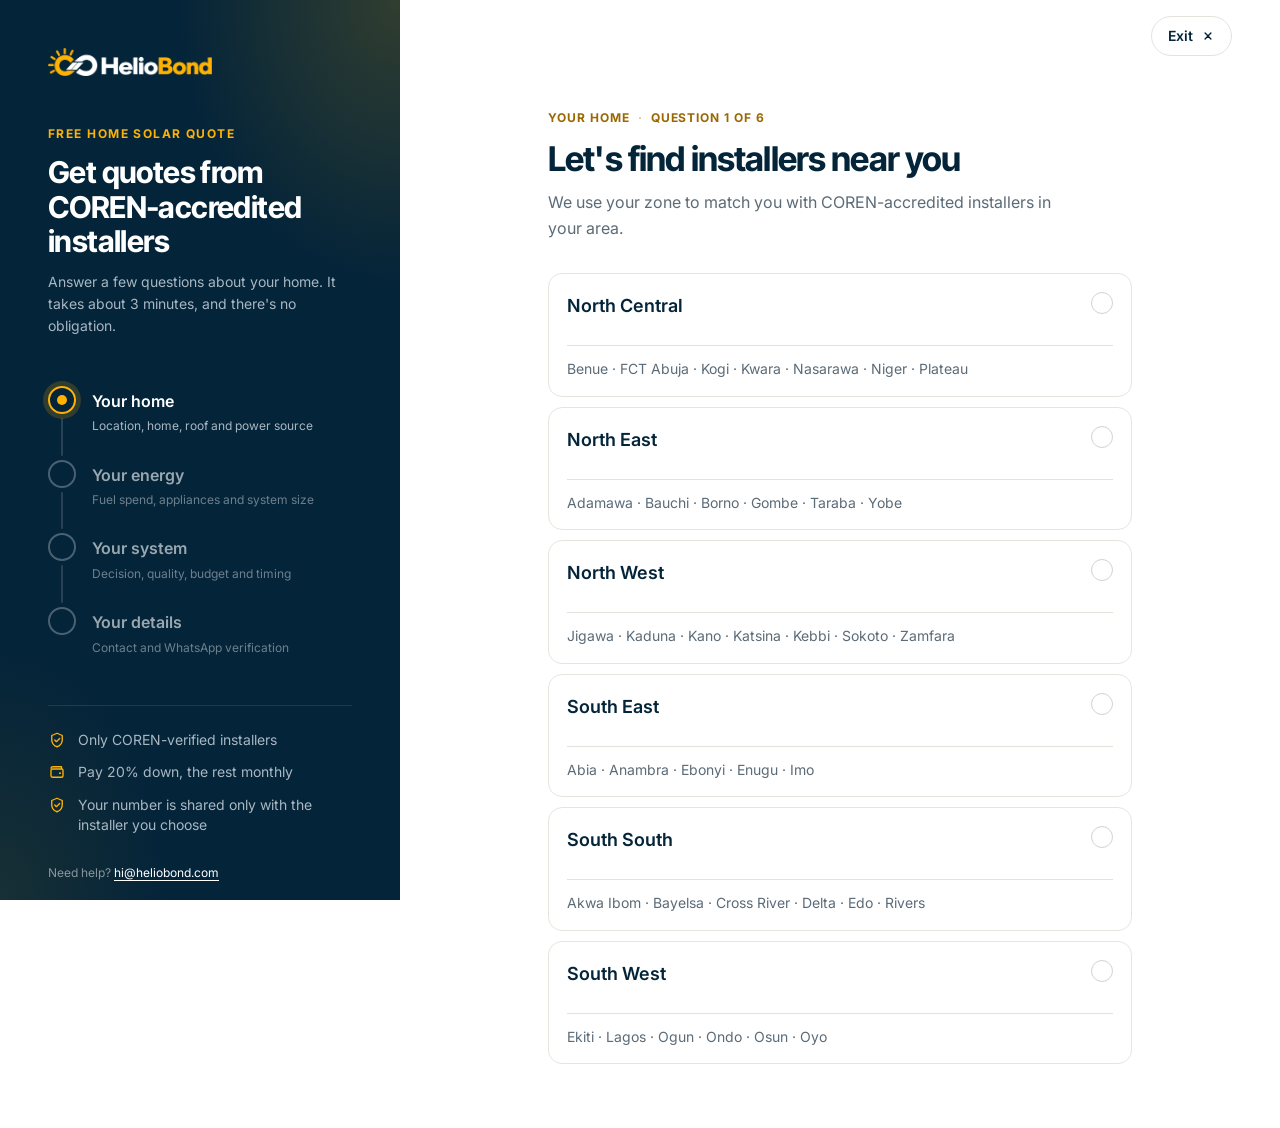
<file: get-quotes.html>
<!doctype html>
<html lang="en-NG" class="no-js">
<head>
  <meta charset="utf-8">
  <meta name="viewport" content="width=device-width, initial-scale=1">
  <title>Get My Free Solar Quotes | Heliobond</title>
  <meta name="description" content="Answer a few questions about your home and get quotes from COREN-accredited solar installers in your region.">
  <meta name="theme-color" content="#042439">
  <link rel="icon" href="assets/img/heliobond-mark.png?v=202610240723" type="image/png">
  <link rel="preconnect" href="https://fonts.googleapis.com">
  <link rel="preconnect" href="https://fonts.gstatic.com" crossorigin>
  <link rel="stylesheet" href="https://fonts.googleapis.com/css2?family=Inter+Tight:wght@500;600;700&family=Inter:wght@400;500;600&display=swap">
  <link rel="stylesheet" href="assets/css/styles.css?v=202610240723">
  <script>document.documentElement.classList.replace('no-js', 'js');</script>
  <script src="assets/data/units.js?v=202610240723" defer></script>
  <script src="assets/js/allinone.js?v=202610240723" defer></script>
  <script src="assets/js/quote.js?v=202610240723" defer></script>
</head>
<body class="quote-page">
  <!-- Icon sprite -->
  <svg width="0" height="0" class="visually-hidden" aria-hidden="true" focusable="false">
    <symbol id="i-arrow" viewBox="0 0 24 24"><path d="M5 12h14M13 6l6 6-6 6" fill="none" stroke="currentColor" stroke-width="2" stroke-linecap="round" stroke-linejoin="round"/></symbol>
    <symbol id="i-check" viewBox="0 0 24 24"><path d="m5 12.5 4.5 4.5L19 7.5" fill="none" stroke="currentColor" stroke-width="2.4" stroke-linecap="round" stroke-linejoin="round"/></symbol>
    <symbol id="i-play" viewBox="0 0 24 24"><path d="M8 5.5v13a1 1 0 0 0 1.5.86l10.5-6.5a1 1 0 0 0 0-1.72L9.5 4.64A1 1 0 0 0 8 5.5Z" fill="currentColor"/></symbol>
    <symbol id="i-star" viewBox="0 0 24 24"><path d="m12 3 2.7 5.6 6.1.9-4.4 4.3 1 6.1L12 17l-5.4 2.9 1-6.1L3.2 9.5l6.1-.9z" fill="currentColor"/></symbol>
    <symbol id="i-badge" viewBox="0 0 24 24"><path d="M12 3 5 6v5.5c0 4.3 3 8 7 9.5 4-1.5 7-5.2 7-9.5V6l-7-3Z" fill="none" stroke="currentColor" stroke-width="1.8" stroke-linejoin="round"/><path d="m9 12 2.2 2.2L15.5 10" fill="none" stroke="currentColor" stroke-width="1.8" stroke-linecap="round" stroke-linejoin="round"/></symbol>
    <symbol id="i-compare" viewBox="0 0 24 24"><rect x="3.5" y="4" width="7" height="16" rx="1.5" fill="none" stroke="currentColor" stroke-width="1.8"/><rect x="13.5" y="4" width="7" height="16" rx="1.5" fill="none" stroke="currentColor" stroke-width="1.8"/><path d="M6 9h2M6 12h2M16 9h2M16 12h2" stroke="currentColor" stroke-width="1.8" stroke-linecap="round"/></symbol>
    <symbol id="i-wallet" viewBox="0 0 24 24"><path d="M4 7.5A2.5 2.5 0 0 1 6.5 5H18v3" fill="none" stroke="currentColor" stroke-width="1.8" stroke-linejoin="round"/><rect x="4" y="8" width="16" height="11" rx="2" fill="none" stroke="currentColor" stroke-width="1.8"/><circle cx="16" cy="13.5" r="1.3" fill="currentColor"/></symbol>
    <symbol id="i-support" viewBox="0 0 24 24"><path d="M5 13v-1a7 7 0 0 1 14 0v1" fill="none" stroke="currentColor" stroke-width="1.8" stroke-linecap="round"/><rect x="3.5" y="13" width="4" height="6" rx="1.5" fill="none" stroke="currentColor" stroke-width="1.8"/><rect x="16.5" y="13" width="4" height="6" rx="1.5" fill="none" stroke="currentColor" stroke-width="1.8"/></symbol>
    <symbol id="i-x" viewBox="0 0 24 24"><path d="M7 7l10 10M17 7 7 17" fill="none" stroke="currentColor" stroke-width="2.4" stroke-linecap="round"/></symbol>
    <symbol id="i-shield-alert" viewBox="0 0 24 24"><path d="M12 3 5 6v5.5c0 4.3 3 8 7 9.5 4-1.5 7-5.2 7-9.5V6l-7-3Z" fill="none" stroke="currentColor" stroke-width="1.8" stroke-linejoin="round"/><path d="M12 8v4.5" stroke="currentColor" stroke-width="1.9" stroke-linecap="round"/><circle cx="12" cy="15.6" r="1.1" fill="currentColor"/></symbol>
    <symbol id="i-receipt" viewBox="0 0 24 24"><path d="M6 3h12v18l-3-2-3 2-3-2-3 2z" fill="none" stroke="currentColor" stroke-width="1.8" stroke-linejoin="round"/><path d="M9 8h6M9 12h6M9 16h3" stroke="currentColor" stroke-width="1.8" stroke-linecap="round"/></symbol>
    <symbol id="i-battery" viewBox="0 0 24 24"><rect x="3" y="7" width="16" height="10" rx="2" fill="none" stroke="currentColor" stroke-width="1.8"/><path d="M21 10.5v3" stroke="currentColor" stroke-width="2" stroke-linecap="round"/><path d="M6.5 10v4M9.5 10v4M12.5 10v4" stroke="currentColor" stroke-width="1.8" stroke-linecap="round"/></symbol>
    <symbol id="i-panel" viewBox="0 0 24 24"><path d="M5 5h14l2 10H3z" fill="none" stroke="currentColor" stroke-width="1.8" stroke-linejoin="round"/><path d="M12 5v10M4 10h16M8.5 5 8 15M15.5 5l.5 10M12 15v4M8.5 19h7" fill="none" stroke="currentColor" stroke-width="1.5" stroke-linecap="round"/></symbol>
    <symbol id="i-calendar" viewBox="0 0 24 24"><rect x="4" y="5.5" width="16" height="14" rx="2" fill="none" stroke="currentColor" stroke-width="1.8"/><path d="M4 10h16M8.5 3.5v4M15.5 3.5v4" stroke="currentColor" stroke-width="1.8" stroke-linecap="round"/></symbol>
    <symbol id="i-handshake" viewBox="0 0 24 24"><path d="m3 11 4-4 4 2 3-2 7 5-4 4M3 11l5 6 2-1 2 2 2-1 2 1 1-2M11 9l-3 3 2 1.5 3-2" fill="none" stroke="currentColor" stroke-width="1.8" stroke-linecap="round" stroke-linejoin="round"/></symbol>
    <symbol id="i-shield" viewBox="0 0 24 24"><path d="M12 3 5 6v5.5c0 4.3 3 8 7 9.5 4-1.5 7-5.2 7-9.5V6l-7-3Z" fill="none" stroke="currentColor" stroke-width="1.8" stroke-linejoin="round"/><path d="m9 12 2.2 2.2L15.5 10" fill="none" stroke="currentColor" stroke-width="1.8" stroke-linecap="round" stroke-linejoin="round"/></symbol>
    <symbol id="i-bulb" viewBox="0 0 24 24"><path d="M9 17.5h6M10 21h4M12 3a6 6 0 0 0-3.5 10.9c.6.5 1 1.2 1 2V16h5v-.1c0-.8.4-1.5 1-2A6 6 0 0 0 12 3Z" fill="none" stroke="currentColor" stroke-width="1.8" stroke-linecap="round" stroke-linejoin="round"/></symbol>
    <symbol id="i-snow" viewBox="0 0 24 24"><path d="M12 3v18M4.2 7.5l15.6 9M4.2 16.5l15.6-9M9.5 4.5 12 7l2.5-2.5M9.5 19.5 12 17l2.5 2.5" fill="none" stroke="currentColor" stroke-width="1.8" stroke-linecap="round" stroke-linejoin="round"/></symbol>
    <symbol id="i-fridge" viewBox="0 0 24 24"><rect x="6" y="3" width="12" height="18" rx="2" fill="none" stroke="currentColor" stroke-width="1.8"/><path d="M6 10h12M9 6v1.5M9 13v3" stroke="currentColor" stroke-width="1.8" stroke-linecap="round"/></symbol>
    <symbol id="i-tv" viewBox="0 0 24 24"><rect x="3" y="5" width="18" height="12" rx="2" fill="none" stroke="currentColor" stroke-width="1.8"/><path d="M8 20.5h8M12 17v3.5" stroke="currentColor" stroke-width="1.8" stroke-linecap="round"/></symbol>
    <symbol id="i-moon" viewBox="0 0 24 24"><path d="M19.5 14.5A8 8 0 0 1 9.5 4.5a8 8 0 1 0 10 10Z" fill="none" stroke="currentColor" stroke-width="1.8" stroke-linejoin="round"/></symbol>
    <symbol id="i-chevron" viewBox="0 0 24 24"><path d="m6 9 6 6 6-6" fill="none" stroke="currentColor" stroke-width="2" stroke-linecap="round" stroke-linejoin="round"/></symbol>
    <symbol id="i-search" viewBox="0 0 24 24"><circle cx="11" cy="11" r="6.5" fill="none" stroke="currentColor" stroke-width="1.9"/><path d="m16 16 4.5 4.5" stroke="currentColor" stroke-width="1.9" stroke-linecap="round"/></symbol>
    <symbol id="i-sun" viewBox="0 0 24 24"><circle cx="12" cy="12" r="4" fill="none" stroke="currentColor" stroke-width="1.8"/><path d="M12 2.5v2.5M12 19v2.5M2.5 12H5M19 12h2.5M5.3 5.3l1.8 1.8M16.9 16.9l1.8 1.8M5.3 18.7l1.8-1.8M16.9 7.1l1.8-1.8" stroke="currentColor" stroke-width="1.8" stroke-linecap="round"/></symbol>
    <symbol id="i-house" viewBox="0 0 24 24"><path d="M3.5 11 12 4l8.5 7" fill="none" stroke="currentColor" stroke-width="1.9" stroke-linecap="round" stroke-linejoin="round"/><path d="M5.5 9.5V20h13V9.5" fill="none" stroke="currentColor" stroke-width="1.9" stroke-linejoin="round"/><path d="M10 20v-5h4v5" fill="none" stroke="currentColor" stroke-width="1.9" stroke-linejoin="round"/></symbol>
    <symbol id="i-bolt" viewBox="0 0 24 24"><path d="M13 2.5 4.5 13.5H11l-1 8 8.5-11H12z" fill="none" stroke="currentColor" stroke-width="1.9" stroke-linejoin="round"/></symbol>
    <symbol id="i-video-chat" viewBox="0 0 24 24"><path d="M4 5.5h16v11H9l-5 4z" fill="none" stroke="currentColor" stroke-width="1.9" stroke-linejoin="round"/><path d="M10.5 8.5v5l4-2.5z" fill="currentColor"/></symbol>
    <symbol id="i-google" viewBox="0 0 48 48"><path fill="#4285F4" d="M43.6 20.1H42V20H24v8h11.3a12 12 0 0 1-4.1 5.6l6.2 5.2C37 39.2 44 34 44 24c0-1.3-.1-2.7-.4-3.9z"/><path fill="#34A853" d="M24 44c5.2 0 9.9-2 13.4-5.2l-6.2-5.2A12 12 0 0 1 24 36c-5.2 0-9.6-3.3-11.3-7.9l-6.5 5C9.5 39.6 16.2 44 24 44z"/><path fill="#FBBC05" d="M12.7 28.1A12 12 0 0 1 12 24c0-1.4.2-2.8.7-4.1l-6.4-5.2A20 20 0 0 0 4 24c0 3.2.8 6.3 2.2 9z"/><path fill="#EA4335" d="M24 12c3.1 0 5.8 1.2 8 3l5.6-5.6A20 20 0 0 0 6.3 14.7l6.5 5.2C14.4 15.3 18.8 12 24 12z"/></symbol>
    <symbol id="i-mail" viewBox="0 0 24 24"><path d="M4 6h16v12H4z" fill="none" stroke="currentColor" stroke-width="1.8" stroke-linejoin="round"/><path d="m4 7 8 6 8-6" fill="none" stroke="currentColor" stroke-width="1.8" stroke-linejoin="round"/></symbol>
    <symbol id="i-phone" viewBox="0 0 24 24"><rect x="7" y="3" width="10" height="18" rx="2" fill="none" stroke="currentColor" stroke-width="1.8"/><path d="M11 18h2" stroke="currentColor" stroke-width="1.8" stroke-linecap="round"/></symbol>
    <symbol id="i-pin" viewBox="0 0 24 24"><path d="M12 21s-6-5.5-6-11a6 6 0 0 1 12 0c0 5.5-6 11-6 11Z" fill="none" stroke="currentColor" stroke-width="1.8" stroke-linejoin="round"/><circle cx="12" cy="10" r="2.2" fill="none" stroke="currentColor" stroke-width="1.8"/></symbol>
  </svg>

  <!-- Quote request form (assets/js/quote.js, page mode) -->
  <div class="qa" id="quote-modal" data-mode="page">
    <!-- Journey panel (desktop) -->
    <aside class="qa-side" aria-label="Your progress">
      <a href="index.html" class="qa-side__logo"><img src="assets/img/heliobond-logo-light.png?v=202610240723" alt="Heliobond home" width="720" height="123"></a>

      <div class="qa-side__intro">
        <p class="qa-kicker">Free home solar quote</p>
        <h1 class="qa-side__title">Get quotes from COREN&#8209;accredited installers</h1>
        <p class="qa-side__lead">Answer a few questions about your home. It takes about 3 minutes, and there's no obligation.</p>
      </div>

      <ol class="qa-stages">
        <li data-stage="0"><span class="qa-stages__dot" aria-hidden="true"><svg><use href="#i-check"/></svg></span><span><strong>Your home</strong><small>Location, home, roof and power source</small></span></li>
        <li data-stage="1"><span class="qa-stages__dot" aria-hidden="true"><svg><use href="#i-check"/></svg></span><span><strong>Your energy</strong><small>Fuel spend, appliances and system size</small></span></li>
        <li data-stage="2"><span class="qa-stages__dot" aria-hidden="true"><svg><use href="#i-check"/></svg></span><span><strong>Your system</strong><small>Decision, quality, budget and timing</small></span></li>
        <li data-stage="3"><span class="qa-stages__dot" aria-hidden="true"><svg><use href="#i-check"/></svg></span><span><strong>Your details</strong><small>Contact and WhatsApp verification</small></span></li>
      </ol>

      <ul class="qa-trust">
        <li><svg aria-hidden="true"><use href="#i-badge"/></svg>Only COREN-verified installers</li>
        <li><svg aria-hidden="true"><use href="#i-wallet"/></svg>Pay 20% down, the rest monthly</li>
        <li><svg aria-hidden="true"><use href="#i-shield"/></svg>Your number is shared only with the installer you choose</li>
      </ul>

      <p class="qa-side__help">Need help? <a href="mailto:hi@heliobond.com">hi@heliobond.com</a></p>
    </aside>

    <main class="qa-main" aria-label="Get my free solar quotes">
      <header class="qa-top">
        <a href="index.html" class="qa-top__logo"><img src="assets/img/heliobond-logo.png?v=202610240723" alt="Heliobond home" width="720" height="123"></a>
        <div class="qa-segments" aria-hidden="true"><span><i></i></span><span><i></i></span><span><i></i></span><span><i></i></span></div>
        <a class="qm-close qa-exit" href="index.html"><span>Exit</span><svg aria-hidden="true"><use href="#i-x"/></svg></a>
      </header>
      <div class="qm-progress visually-hidden">
        <div class="qm-progress__track"><div class="qm-progress__bar"></div></div>
        <p class="qm-progress__text" aria-live="polite"></p>
      </div>
      <div class="qa-canvas">
        <div class="qm-body"></div>
      </div>
    </main>
  </div>

  <noscript>
    <p class="qm-noscript">This form needs JavaScript. You can also request quotes at <a href="https://solar.heliobond.com/">solar.heliobond.com</a>.</p>
  </noscript>
</body>
</html>
</file>
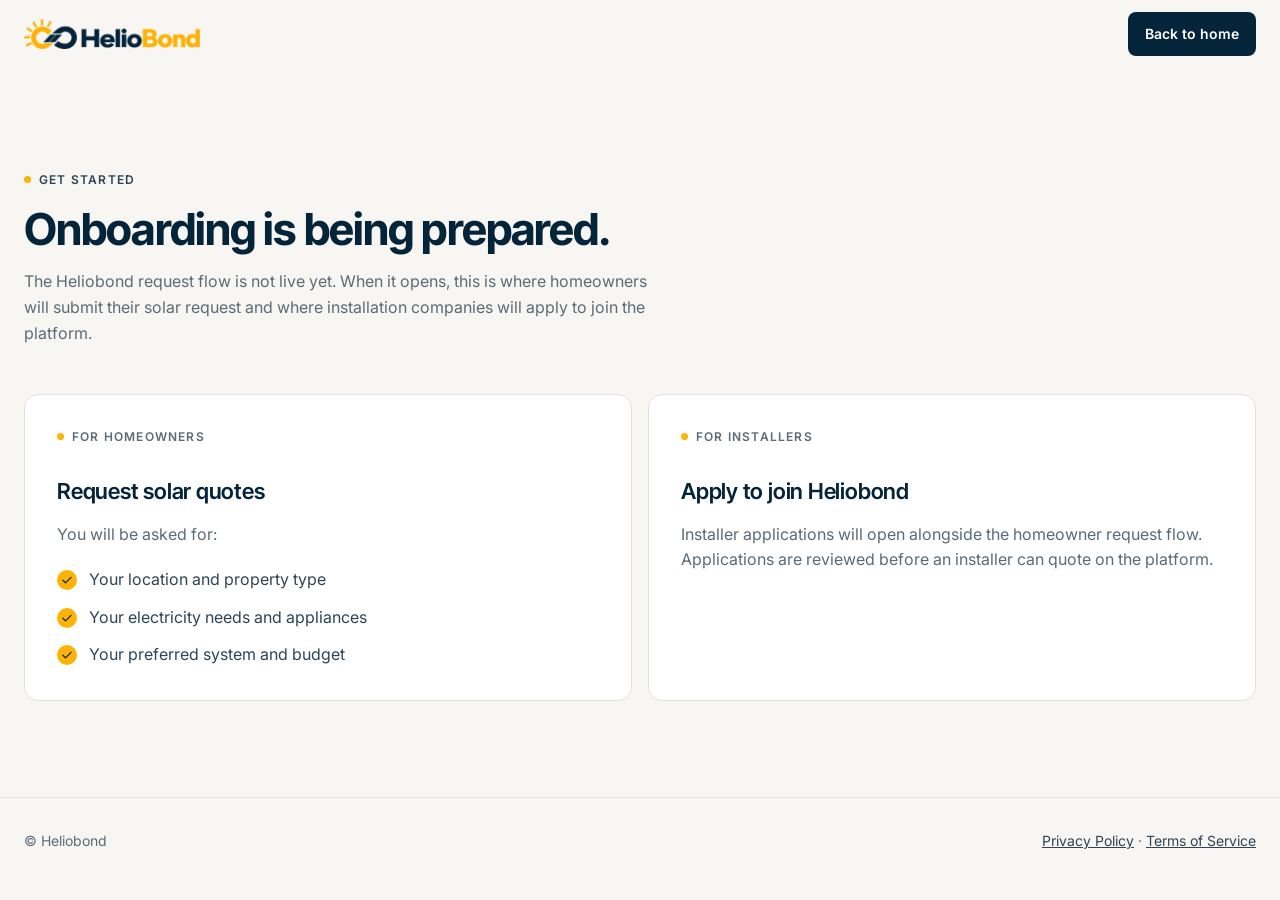
<file: get-started.html>
<!doctype html>
<html lang="en-NG">
<head>
  <meta charset="utf-8">
  <meta name="viewport" content="width=device-width, initial-scale=1">
  <title>Get Started — Heliobond</title>
  <meta name="robots" content="noindex">
  <link rel="icon" href="assets/img/heliobond-mark.png?v=202610240723" type="image/png">
  <link rel="preconnect" href="https://fonts.googleapis.com">
  <link rel="preconnect" href="https://fonts.gstatic.com" crossorigin>
  <link rel="stylesheet" href="https://fonts.googleapis.com/css2?family=Inter+Tight:wght@500;600;700&family=Inter:wght@400;500;600&display=swap">
  <link rel="stylesheet" href="assets/css/styles.css?v=202610240723">
</head>
<body>
  <a class="skip-link" href="#main">Skip to content</a>
  <header class="site-header">
    <div class="container site-header__inner">
      <a class="brand" href="index.html">
        <img src="assets/img/heliobond-logo.png?v=202610240723" alt="Heliobond home" width="720" height="123">
      </a>
      <a class="btn btn--sm btn--dark" href="index.html">Back to home</a>
    </div>
  </header>
  <!--
    PLACEHOLDER ROUTE. Every "Get Started" / "Get My Solar Quotes" / "Start Your
    Solar Request" CTA on index.html points here, and "Apply as an Installer"
    points to get-started.html#installers. Replace this page (or repoint the
    links) once the homeowner and installer onboarding flows exist.
  -->
  <main id="main" class="placeholder-page">
    <div class="container">
      <p class="eyebrow">Get started</p>
      <h1 class="h2">Onboarding is being prepared.</h1>
      <p class="text-muted placeholder-page__intro">The Heliobond request flow is not live yet. When it opens, this is where homeowners will submit their solar request and where installation companies will apply to join the platform.</p>

      <div class="placeholder-grid">
        <section class="placeholder-card" id="homeowners" aria-labelledby="hw-title">
          <p class="eyebrow">For homeowners</p>
          <h2 id="hw-title">Request solar quotes</h2>
          <p>You will be asked for:</p>
          <ul class="tick-list">
            <li><svg aria-hidden="true" viewBox="0 0 24 24"><path d="m5 12.5 4.5 4.5L19 7.5" fill="none" stroke="currentColor" stroke-width="2.2" stroke-linecap="round" stroke-linejoin="round"/></svg>Your location and property type</li>
            <li><svg aria-hidden="true" viewBox="0 0 24 24"><path d="m5 12.5 4.5 4.5L19 7.5" fill="none" stroke="currentColor" stroke-width="2.2" stroke-linecap="round" stroke-linejoin="round"/></svg>Your electricity needs and appliances</li>
            <li><svg aria-hidden="true" viewBox="0 0 24 24"><path d="m5 12.5 4.5 4.5L19 7.5" fill="none" stroke="currentColor" stroke-width="2.2" stroke-linecap="round" stroke-linejoin="round"/></svg>Your preferred system and budget</li>
          </ul>
        </section>
        <section class="placeholder-card" id="installers" aria-labelledby="in-title">
          <p class="eyebrow">For installers</p>
          <h2 id="in-title">Apply to join Heliobond</h2>
          <p>Installer applications will open alongside the homeowner request flow. Applications are reviewed before an installer can quote on the platform.</p>
        </section>
      </div>
    </div>
  </main>

  <footer class="simple-footer">
    <div class="container">
      <p>&copy; Heliobond</p>
      <p><a href="legal.html#privacy">Privacy Policy</a> &middot; <a href="legal.html#terms">Terms of Service</a></p>
    </div>
  </footer>
</body>
</html>
</file>
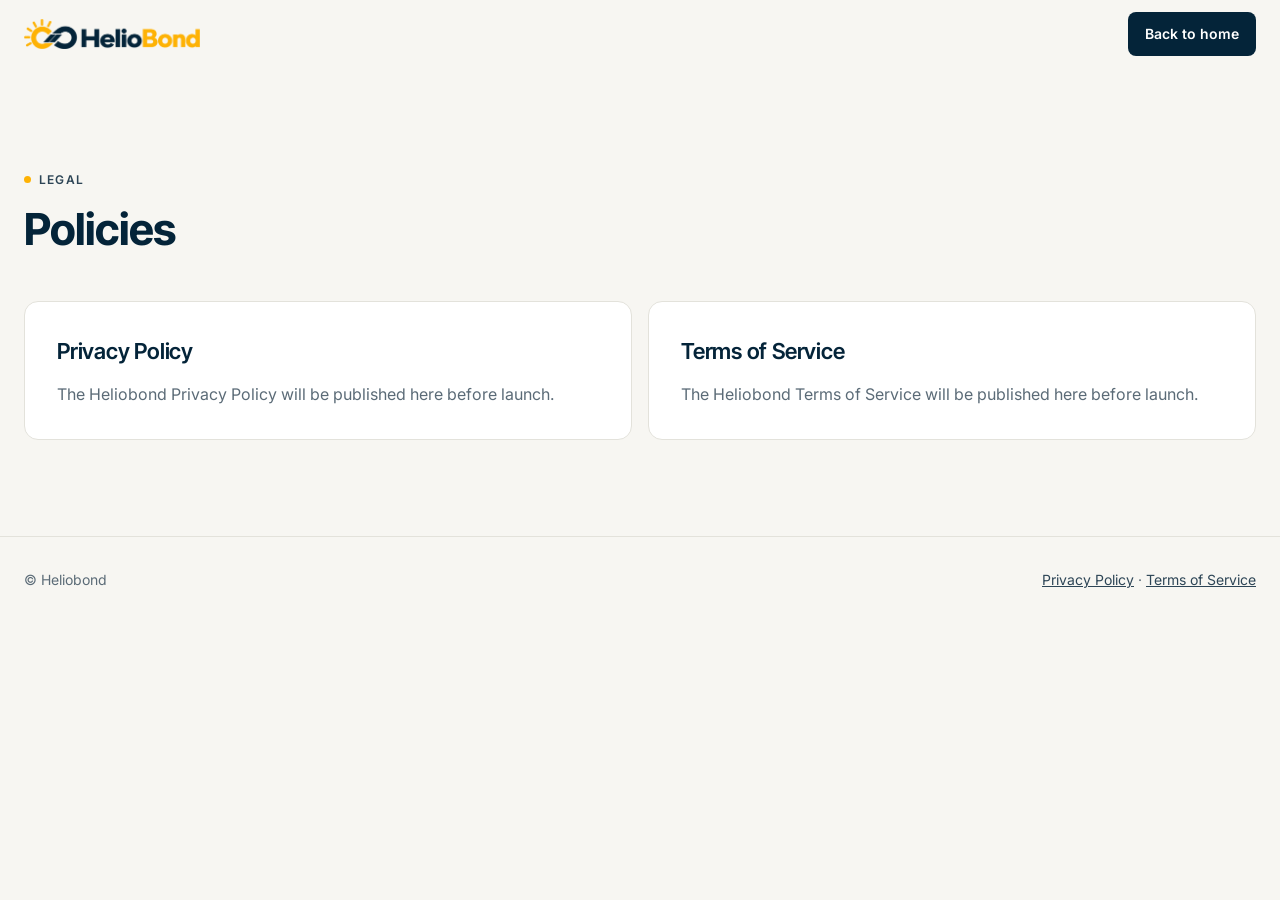
<file: legal.html>
<!doctype html>
<html lang="en-NG">
<head>
  <meta charset="utf-8">
  <meta name="viewport" content="width=device-width, initial-scale=1">
  <title>Legal — Heliobond</title>
  <meta name="robots" content="noindex">
  <link rel="icon" href="assets/img/heliobond-mark.png?v=202610240723" type="image/png">
  <link rel="preconnect" href="https://fonts.googleapis.com">
  <link rel="preconnect" href="https://fonts.gstatic.com" crossorigin>
  <link rel="stylesheet" href="https://fonts.googleapis.com/css2?family=Inter+Tight:wght@500;600;700&family=Inter:wght@400;500;600&display=swap">
  <link rel="stylesheet" href="assets/css/styles.css?v=202610240723">
</head>
<body>
  <a class="skip-link" href="#main">Skip to content</a>
  <header class="site-header">
    <div class="container site-header__inner">
      <a class="brand" href="index.html">
        <img src="assets/img/heliobond-logo.png?v=202610240723" alt="Heliobond home" width="720" height="123">
      </a>
      <a class="btn btn--sm btn--dark" href="index.html">Back to home</a>
    </div>
  </header>
  <!-- PLACEHOLDER: legal copy must be supplied and reviewed before launch. -->
  <main id="main" class="placeholder-page">
    <div class="container">
      <p class="eyebrow">Legal</p>
      <h1 class="h2">Policies</h1>
      <div class="placeholder-grid">
        <section class="placeholder-card" id="privacy" aria-labelledby="privacy-title">
          <h2 id="privacy-title">Privacy Policy</h2>
          <p>The Heliobond Privacy Policy will be published here before launch.</p>
        </section>
        <section class="placeholder-card" id="terms" aria-labelledby="terms-title">
          <h2 id="terms-title">Terms of Service</h2>
          <p>The Heliobond Terms of Service will be published here before launch.</p>
        </section>
      </div>
    </div>
  </main>

  <footer class="simple-footer">
    <div class="container">
      <p>&copy; Heliobond</p>
      <p><a href="legal.html#privacy">Privacy Policy</a> &middot; <a href="legal.html#terms">Terms of Service</a></p>
    </div>
  </footer>
</body>
</html>
</file>
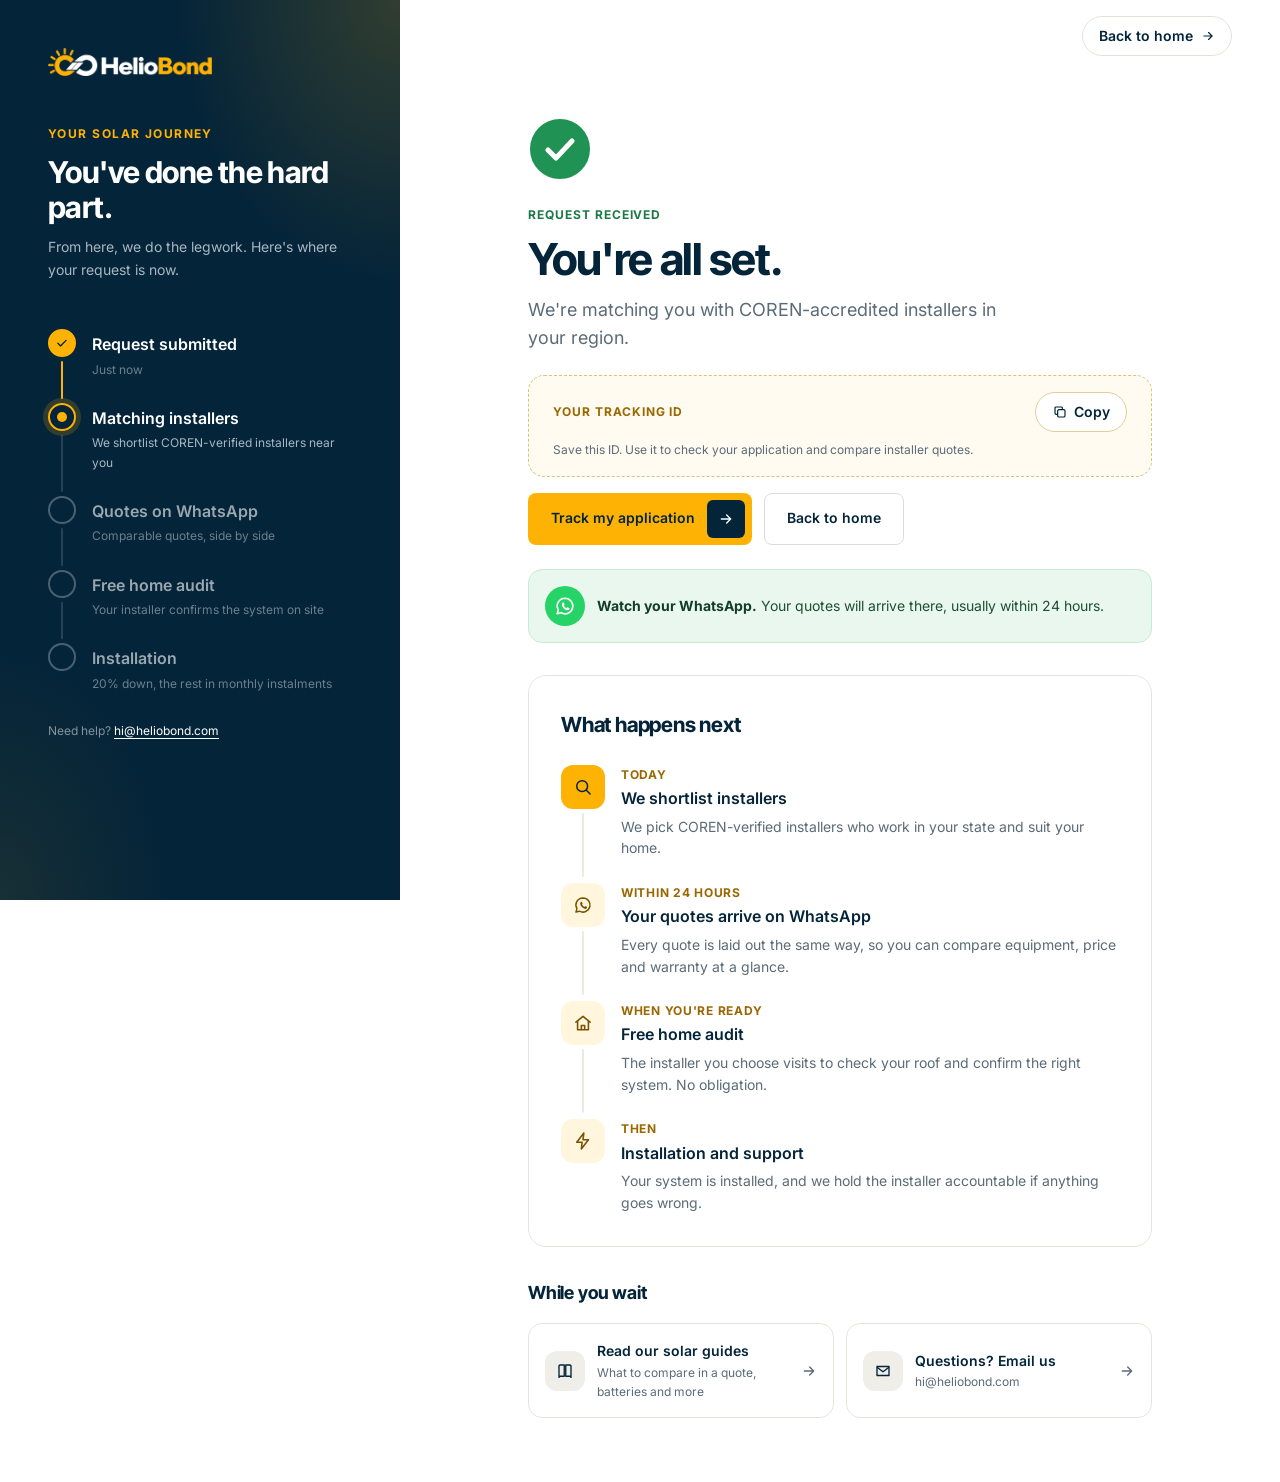
<file: thank-you.html>
<!doctype html>
<html lang="en-NG">
<head>
  <meta charset="utf-8">
  <meta name="viewport" content="width=device-width, initial-scale=1">
  <title>Request received | Heliobond</title>
  <meta name="robots" content="noindex">
  <meta name="theme-color" content="#042439">
  <link rel="icon" href="assets/img/heliobond-mark.png?v=202610240723" type="image/png">
  <link rel="preconnect" href="https://fonts.googleapis.com">
  <link rel="preconnect" href="https://fonts.gstatic.com" crossorigin>
  <link rel="stylesheet" href="https://fonts.googleapis.com/css2?family=Inter+Tight:wght@500;600;700&family=Inter:wght@400;500;600&display=swap">
  <link rel="stylesheet" href="assets/css/styles.css?v=202610240723">
</head>
<body class="quote-page">
  <svg width="0" height="0" class="visually-hidden" aria-hidden="true" focusable="false">
    <symbol id="i-check" viewBox="0 0 24 24"><path d="m5 12.5 4.5 4.5L19 7.5" fill="none" stroke="currentColor" stroke-width="2.4" stroke-linecap="round" stroke-linejoin="round"/></symbol>
    <symbol id="i-arrow" viewBox="0 0 24 24"><path d="M5 12h14M13 6l6 6-6 6" fill="none" stroke="currentColor" stroke-width="2" stroke-linecap="round" stroke-linejoin="round"/></symbol>
    <symbol id="i-whatsapp" viewBox="0 0 24 24"><path d="M12 3.5a8.5 8.5 0 0 0-7.3 12.8L3.5 20.5l4.3-1.1A8.5 8.5 0 1 0 12 3.5Z" fill="none" stroke="currentColor" stroke-width="1.8" stroke-linejoin="round"/><path d="M9 8.6c.2-.5.5-.5.8-.5h.5c.2 0 .4 0 .6.5l.6 1.5c.1.2 0 .4-.1.6l-.5.6c-.1.2-.1.3 0 .5.6 1 1.4 1.8 2.4 2.4.2.1.4.1.5 0l.6-.6c.2-.2.4-.2.6-.1l1.5.7c.4.2.4.4.4.6 0 .9-.7 1.9-1.9 1.9-2.8 0-6.4-3.4-6.4-6.4 0-.6.3-1.2.7-1.7Z" fill="currentColor"/></symbol>
    <symbol id="i-badge" viewBox="0 0 24 24"><path d="M12 3 5 6v5.5c0 4.3 3 8 7 9.5 4-1.5 7-5.2 7-9.5V6l-7-3Z" fill="none" stroke="currentColor" stroke-width="1.8" stroke-linejoin="round"/><path d="m9 12 2.2 2.2L15.5 10" fill="none" stroke="currentColor" stroke-width="1.8" stroke-linecap="round" stroke-linejoin="round"/></symbol>
    <symbol id="i-search" viewBox="0 0 24 24"><circle cx="11" cy="11" r="6.5" fill="none" stroke="currentColor" stroke-width="1.8"/><path d="m16 16 4.5 4.5" stroke="currentColor" stroke-width="1.8" stroke-linecap="round"/></symbol>
    <symbol id="i-house" viewBox="0 0 24 24"><path d="M3.5 11 12 4l8.5 7" fill="none" stroke="currentColor" stroke-width="1.9" stroke-linecap="round" stroke-linejoin="round"/><path d="M5.5 9.5V20h13V9.5" fill="none" stroke="currentColor" stroke-width="1.9" stroke-linejoin="round"/><path d="M10 20v-5h4v5" fill="none" stroke="currentColor" stroke-width="1.9" stroke-linejoin="round"/></symbol>
    <symbol id="i-bolt" viewBox="0 0 24 24"><path d="M13 2.5 4.5 13.5H11l-1 8 8.5-11H12z" fill="none" stroke="currentColor" stroke-width="1.9" stroke-linejoin="round"/></symbol>
    <symbol id="i-mail" viewBox="0 0 24 24"><path d="M4 6h16v12H4z" fill="none" stroke="currentColor" stroke-width="1.8" stroke-linejoin="round"/><path d="m4 7 8 6 8-6" fill="none" stroke="currentColor" stroke-width="1.8" stroke-linejoin="round"/></symbol>
    <symbol id="i-phone" viewBox="0 0 24 24"><rect x="7" y="3" width="10" height="18" rx="2" fill="none" stroke="currentColor" stroke-width="1.8"/><path d="M11 18h2" stroke="currentColor" stroke-width="1.8" stroke-linecap="round"/></symbol>
    <symbol id="i-copy" viewBox="0 0 24 24"><rect x="8.5" y="8.5" width="11" height="11" rx="2" fill="none" stroke="currentColor" stroke-width="1.8"/><path d="M15.5 8.5V6a1.5 1.5 0 0 0-1.5-1.5H6A1.5 1.5 0 0 0 4.5 6v8A1.5 1.5 0 0 0 6 15.5h2.5" fill="none" stroke="currentColor" stroke-width="1.8"/></symbol>
    <symbol id="i-book" viewBox="0 0 24 24"><path d="M4 5.5A1.5 1.5 0 0 1 5.5 4H11v15H5.5A1.5 1.5 0 0 0 4 20.5zM20 5.5A1.5 1.5 0 0 0 18.5 4H13v15h5.5a1.5 1.5 0 0 1 1.5 1.5z" fill="none" stroke="currentColor" stroke-width="1.8" stroke-linejoin="round"/></symbol>
  </svg>

  <div class="qa ty2">
    <!-- What happens next (desktop) -->
    <aside class="qa-side" aria-label="What happens next">
      <a href="index.html" class="qa-side__logo"><img src="assets/img/heliobond-logo-light.png?v=202610240723" alt="Heliobond home" width="720" height="123"></a>

      <div class="qa-side__intro">
        <p class="qa-kicker">Your solar journey</p>
        <h2 class="qa-side__title">You've done the hard part.</h2>
        <p class="qa-side__lead">From here, we do the legwork. Here's where your request is now.</p>
      </div>

      <ol class="qa-stages ty2-journey">
        <li class="is-done"><span class="qa-stages__dot" aria-hidden="true"><svg><use href="#i-check"/></svg></span><span><strong>Request submitted</strong><small>Just now</small></span></li>
        <li class="is-current" aria-current="step"><span class="qa-stages__dot" aria-hidden="true"><svg><use href="#i-check"/></svg></span><span><strong>Matching installers</strong><small>We shortlist COREN-verified installers near you</small></span></li>
        <li><span class="qa-stages__dot" aria-hidden="true"><svg><use href="#i-check"/></svg></span><span><strong>Quotes on WhatsApp</strong><small>Comparable quotes, side by side</small></span></li>
        <li><span class="qa-stages__dot" aria-hidden="true"><svg><use href="#i-check"/></svg></span><span><strong>Free home audit</strong><small>Your installer confirms the system on site</small></span></li>
        <li><span class="qa-stages__dot" aria-hidden="true"><svg><use href="#i-check"/></svg></span><span><strong>Installation</strong><small>20% down, the rest in monthly instalments</small></span></li>
      </ol>

      <p class="qa-side__help">Need help? <a href="mailto:hi@heliobond.com">hi@heliobond.com</a></p>
    </aside>

    <main class="qa-main">
      <header class="qa-top">
        <a href="index.html" class="qa-top__logo"><img src="assets/img/heliobond-logo.png?v=202610240723" alt="Heliobond home" width="720" height="123"></a>
        <a class="qm-close qa-exit" href="index.html"><span>Back to home</span><svg aria-hidden="true"><use href="#i-arrow"/></svg></a>
      </header>

      <div class="qa-canvas ty2-canvas">
        <!-- Confirmation -->
        <section class="ty2-hero ty2-reveal" aria-labelledby="ty-title">
          <div class="ty2-mark" aria-hidden="true">
            <svg viewBox="0 0 64 64"><circle class="ty2-mark__ring" cx="32" cy="32" r="29"/><path class="ty2-mark__tick" d="m20 33 8 8 16-17"/></svg>
          </div>
          <p class="qm-eyebrow" id="ty-eyebrow">Request received</p>
          <h1 class="ty2-title" id="ty-title">You're all set.</h1>
          <p class="ty2-lead" id="ty-text">We're matching you with COREN-accredited installers in your region.</p>

          <div class="ty2-track" id="ty-track" hidden>
            <div class="ty2-track__id">
              <span class="ty2-track__label">Your tracking ID</span>
              <span class="ty2-track__code" id="ty-code"></span>
            </div>
            <button type="button" class="ty2-copy" id="ty-copy"><svg aria-hidden="true"><use href="#i-copy"/></svg><span>Copy</span></button>
            <p class="ty2-track__hint">Save this ID. Use it to check your application and compare installer quotes.</p>
          </div>

          <div class="ty2-actions">
            <a class="btn btn--accent" id="ty-track-btn" href="track.html">
              Track my application
              <span class="btn__icon" aria-hidden="true"><svg><use href="#i-arrow"/></svg></span>
            </a>
            <a class="btn btn--ghost-dark" href="index.html">Back to home</a>
          </div>

          <div class="ty2-wa" id="ty-wa">
            <span class="ty2-wa__icon" aria-hidden="true"><svg><use href="#i-whatsapp"/></svg></span>
            <p><strong>Watch your WhatsApp.</strong> <span id="ty-wa-text">Your quotes will arrive there, usually within 24 hours.</span></p>
          </div>
        </section>

        <!-- Projected system -->
        <section class="ty2-card ty2-reveal" id="ty-estimate" aria-labelledby="ty-est-title" hidden>
          <div class="ty2-card__head">
            <h2 class="ty2-h2" id="ty-est-title">Your projected system</h2>
            <span class="ty2-pill" id="ty-appl"></span>
          </div>
          <div class="qm-calc qm-calc--3 ty2-calc">
            <div class="qm-calc__hl"><span>Inverter</span><strong id="ty-kva"></strong></div>
            <div class="qm-calc__hl"><span>Battery</span><strong id="ty-battery"></strong></div>
            <div class="qm-calc__hl"><span>Projected spend</span><strong id="ty-spend"></strong></div>
          </div>
          <p class="ty2-fine">This is a projection based on typical appliance ratings. Your installer confirms the exact system and price during the free home audit, and you can pay 20% down with the rest in monthly instalments.</p>
        </section>

        <!-- Next steps -->
        <section class="ty2-card ty2-reveal" id="ty-next" aria-labelledby="ty-next-title">
          <h2 class="ty2-h2" id="ty-next-title">What happens next</h2>
          <ol class="ty2-steps">
            <li>
              <span class="ty2-steps__icon" aria-hidden="true"><svg><use href="#i-search"/></svg></span>
              <div><p class="ty2-steps__when">Today</p><h3>We shortlist installers</h3><p>We pick COREN-verified installers who work in <span class="ty-state">your state</span> and suit your home.</p></div>
            </li>
            <li>
              <span class="ty2-steps__icon" aria-hidden="true"><svg><use href="#i-whatsapp"/></svg></span>
              <div><p class="ty2-steps__when">Within 24 hours</p><h3>Your quotes arrive on WhatsApp</h3><p>Every quote is laid out the same way, so you can compare equipment, price and warranty at a glance.</p></div>
            </li>
            <li>
              <span class="ty2-steps__icon" aria-hidden="true"><svg><use href="#i-house"/></svg></span>
              <div><p class="ty2-steps__when">When you're ready</p><h3>Free home audit</h3><p>The installer you choose visits to check your roof and confirm the right system. No obligation.</p></div>
            </li>
            <li>
              <span class="ty2-steps__icon" aria-hidden="true"><svg><use href="#i-bolt"/></svg></span>
              <div><p class="ty2-steps__when">Then</p><h3>Installation and support</h3><p>Your system is installed, and we hold the installer accountable if anything goes wrong.</p></div>
            </li>
          </ol>
        </section>

        <!-- Kept on file (shown instead of next steps when the request is held) -->
        <section class="ty2-card ty2-reveal" id="ty-held" aria-labelledby="ty-held-title" hidden>
          <h2 class="ty2-h2" id="ty-held-title">What happens now</h2>
          <p class="ty2-body">We've kept your project details on file. When a suitable option or payment plan becomes available, we'll message you on WhatsApp. You don't need to do anything in the meantime.</p>
        </section>

        <!-- While you wait -->
        <section class="ty2-reveal" aria-labelledby="ty-wait-title">
          <h2 class="ty2-h2 ty2-h2--sm" id="ty-wait-title">While you wait</h2>
          <div class="ty2-links">
            <a class="ty2-link" href="index.html#resources">
              <span class="ty2-link__icon" aria-hidden="true"><svg><use href="#i-book"/></svg></span>
              <span><strong>Read our solar guides</strong><small>What to compare in a quote, batteries and more</small></span>
              <svg class="ty2-link__arrow" aria-hidden="true"><use href="#i-arrow"/></svg>
            </a>
            <a class="ty2-link" href="mailto:hi@heliobond.com">
              <span class="ty2-link__icon" aria-hidden="true"><svg><use href="#i-mail"/></svg></span>
              <span><strong>Questions? Email us</strong><small>hi@heliobond.com</small></span>
              <svg class="ty2-link__arrow" aria-hidden="true"><use href="#i-arrow"/></svg>
            </a>
          </div>
        </section>
      </div>
    </main>
  </div>

  <script>
    (function () {
      var held = /status=saved/.test(location.search), d = {};
      try { d = JSON.parse(sessionStorage.getItem('hb-quote') || '{}'); } catch (e) {}
      var $ = function (id) { return document.getElementById(id); };
      var first = d.name ? ', ' + d.name : '';

      if (d.state) Array.prototype.forEach.call(document.querySelectorAll('.ty-state'), function (el) { el.textContent = d.state; });

      if (held) {
        document.title = 'Details saved | Heliobond';
        $('ty-eyebrow').textContent = 'Details saved';
        $('ty-title').textContent = 'Thank you' + first + '.';
        $('ty-text').textContent = "We've saved your project details. We'll be in touch when a suitable option is available.";
        $('ty-wa-text').textContent = d.phone ? "We'll message you on " + d.phone + '.' : "We'll message you there when we have an option for you.";
        $('ty-next').hidden = true;
        $('ty-held').hidden = false;
        var journey = document.querySelectorAll('.ty2-journey li');
        if (journey[1]) journey[1].querySelector('strong').textContent = 'Saved on file';
        if (journey[1]) journey[1].querySelector('small').textContent = "We'll reach out when an option suits you";
      } else {
        $('ty-title').textContent = "You're all set" + first + '.';
        if (d.state) $('ty-text').textContent = "We're matching you with COREN-accredited installers in " + d.state + '.';
        if (d.phone) $('ty-wa-text').textContent = 'Your quotes will arrive on ' + d.phone + ', usually within 24 hours.';
      }

      if (d.trackingId) {
        $('ty-code').textContent = d.trackingId;
        $('ty-track').hidden = false;
        $('ty-track-btn').href = 'track.html?id=' + encodeURIComponent(d.trackingId);
        $('ty-copy').addEventListener('click', function () {
          var btn = this, label = btn.querySelector('span');
          var done = function () { label.textContent = 'Copied'; btn.classList.add('is-copied'); setTimeout(function () { label.textContent = 'Copy'; btn.classList.remove('is-copied'); }, 2000); };
          if (navigator.clipboard) navigator.clipboard.writeText(d.trackingId).then(done, function () {});
          else { var r = document.createRange(); r.selectNodeContents($('ty-code')); var sel = getSelection(); sel.removeAllRanges(); sel.addRange(r); }
        });
      }

      // All-in-one requests show the shortlisted units instead of a custom-build projection.
      if (d.units && d.units.length) {
        $('ty-est-title').textContent = d.track === 'essentials' ? 'Your essentials unit' : 'Your all-in-one shortlist';
        $('ty-appl').textContent = d.units.length + (d.units.length === 1 ? ' unit' : ' units');
        var listEl = document.createElement('ul');
        listEl.className = 'ty2-units';
        d.units.forEach(function (u) {
          var li = document.createElement('li'), b = document.createElement('strong'), sp = document.createElement('span');
          b.textContent = u.name; sp.textContent = u.spec + (u.price ? ' · ' + u.price : '');
          li.appendChild(b); li.appendChild(sp); listEl.appendChild(li);
        });
        var calc = document.querySelector('#ty-estimate .ty2-calc');
        calc.parentNode.replaceChild(listEl, calc);
        document.querySelector('#ty-estimate .ty2-fine').textContent = 'Installers quote to supply and fit these units. Prices change between sellers, so your quotes confirm the final price, and you can pay 20% down with the rest in monthly instalments.';
        $('ty-estimate').hidden = false;
      } else if (d.kva) {
        $('ty-kva').textContent = d.kva === '30+' ? 'Over 30 kVA' : d.kva + ' kVA';
        $('ty-battery').textContent = d.batteryKwh ? d.batteryKwh + ' kWh' : 'Not needed';
        $('ty-spend').textContent = d.spend || '–';
        $('ty-appl').textContent = d.appliances ? d.appliances + (d.appliances === 1 ? ' appliance' : ' appliances') : '';
        $('ty-appl').hidden = !d.appliances;
        $('ty-estimate').hidden = false;
      }
    })();
  </script>
</body>
</html>
</file>
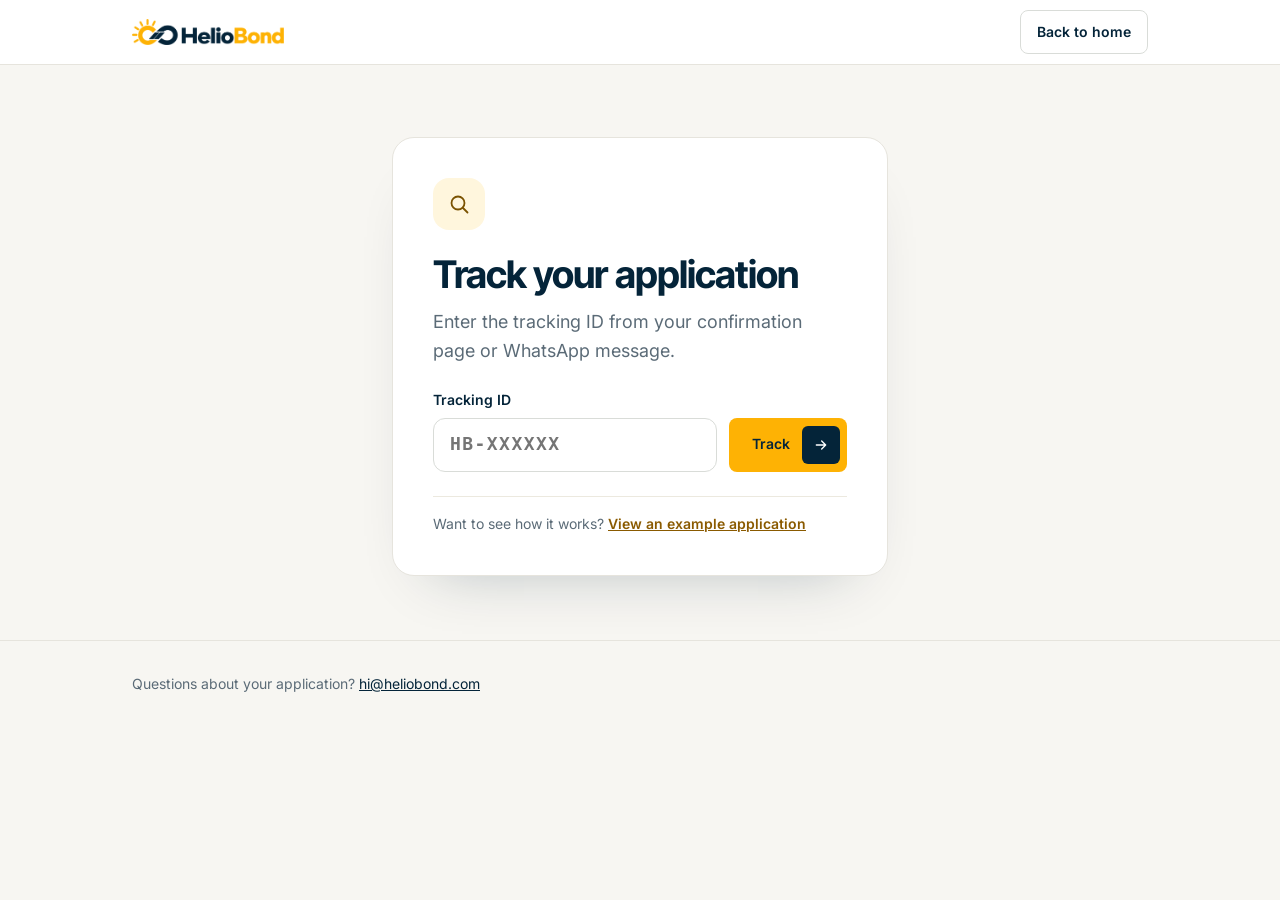
<file: track.html>
<!doctype html>
<html lang="en-NG">
<head>
  <meta charset="utf-8">
  <meta name="viewport" content="width=device-width, initial-scale=1">
  <title>Track your application | Heliobond</title>
  <meta name="description" content="Check the status of your Heliobond solar request and compare installer quotes.">
  <meta name="robots" content="noindex">
  <meta name="theme-color" content="#042439">
  <link rel="icon" href="assets/img/heliobond-mark.png?v=202610240723" type="image/png">
  <link rel="preconnect" href="https://fonts.googleapis.com">
  <link rel="preconnect" href="https://fonts.gstatic.com" crossorigin>
  <link rel="stylesheet" href="https://fonts.googleapis.com/css2?family=Inter+Tight:wght@500;600;700&family=Inter:wght@400;500;600&display=swap">
  <link rel="stylesheet" href="assets/css/styles.css?v=202610240723">
  <script src="assets/js/track.js?v=202610240723" defer></script>
</head>
<body class="track-page">
  <svg width="0" height="0" class="visually-hidden" aria-hidden="true" focusable="false">
    <symbol id="i-check" viewBox="0 0 24 24"><path d="m5 12.5 4.5 4.5L19 7.5" fill="none" stroke="currentColor" stroke-width="2.4" stroke-linecap="round" stroke-linejoin="round"/></symbol>
    <symbol id="i-arrow" viewBox="0 0 24 24"><path d="M5 12h14M13 6l6 6-6 6" fill="none" stroke="currentColor" stroke-width="2" stroke-linecap="round" stroke-linejoin="round"/></symbol>
    <symbol id="i-chevron" viewBox="0 0 24 24"><path d="m6 9 6 6 6-6" fill="none" stroke="currentColor" stroke-width="2" stroke-linecap="round" stroke-linejoin="round"/></symbol>
    <symbol id="i-badge" viewBox="0 0 24 24"><path d="M12 3 5 6v5.5c0 4.3 3 8 7 9.5 4-1.5 7-5.2 7-9.5V6l-7-3Z" fill="none" stroke="currentColor" stroke-width="1.8" stroke-linejoin="round"/><path d="m9 12 2.2 2.2L15.5 10" fill="none" stroke="currentColor" stroke-width="1.8" stroke-linecap="round" stroke-linejoin="round"/></symbol>
    <symbol id="i-star" viewBox="0 0 24 24"><path d="m12 3 2.7 5.6 6.1.9-4.4 4.3 1 6.1L12 17l-5.4 2.9 1-6.1L3.2 9.5l6.1-.9z" fill="currentColor"/></symbol>
    <symbol id="i-whatsapp" viewBox="0 0 24 24"><path d="M12 3.5a8.5 8.5 0 0 0-7.3 12.8L3.5 20.5l4.3-1.1A8.5 8.5 0 1 0 12 3.5Z" fill="none" stroke="currentColor" stroke-width="1.8" stroke-linejoin="round"/><path d="M9 8.6c.2-.5.5-.5.8-.5h.5c.2 0 .4 0 .6.5l.6 1.5c.1.2 0 .4-.1.6l-.5.6c-.1.2-.1.3 0 .5.6 1 1.4 1.8 2.4 2.4.2.1.4.1.5 0l.6-.6c.2-.2.4-.2.6-.1l1.5.7c.4.2.4.4.4.6 0 .9-.7 1.9-1.9 1.9-2.8 0-6.4-3.4-6.4-6.4 0-.6.3-1.2.7-1.7Z" fill="currentColor"/></symbol>
    <symbol id="i-pin" viewBox="0 0 24 24"><path d="M12 21s-6-5.5-6-11a6 6 0 0 1 12 0c0 5.5-6 11-6 11Z" fill="none" stroke="currentColor" stroke-width="1.8" stroke-linejoin="round"/><circle cx="12" cy="10" r="2.2" fill="none" stroke="currentColor" stroke-width="1.8"/></symbol>
    <symbol id="i-bolt" viewBox="0 0 24 24"><path d="M13 2.5 4.5 13.5H11l-1 8 8.5-11H12z" fill="none" stroke="currentColor" stroke-width="1.9" stroke-linejoin="round"/></symbol>
    <symbol id="i-clock" viewBox="0 0 24 24"><circle cx="12" cy="12" r="8.5" fill="none" stroke="currentColor" stroke-width="1.8"/><path d="M12 7.5V12l3 2" fill="none" stroke="currentColor" stroke-width="1.8" stroke-linecap="round" stroke-linejoin="round"/></symbol>
    <symbol id="i-shield" viewBox="0 0 24 24"><path d="M12 3 5 6v5.5c0 4.3 3 8 7 9.5 4-1.5 7-5.2 7-9.5V6l-7-3Z" fill="none" stroke="currentColor" stroke-width="1.8" stroke-linejoin="round"/></symbol>
    <symbol id="i-copy" viewBox="0 0 24 24"><rect x="8.5" y="8.5" width="11" height="11" rx="2" fill="none" stroke="currentColor" stroke-width="1.8"/><path d="M15.5 8.5V6a1.5 1.5 0 0 0-1.5-1.5H6A1.5 1.5 0 0 0 4.5 6v8A1.5 1.5 0 0 0 6 15.5h2.5" fill="none" stroke="currentColor" stroke-width="1.8"/></symbol>
    <symbol id="i-x" viewBox="0 0 24 24"><path d="M7 7l10 10M17 7 7 17" fill="none" stroke="currentColor" stroke-width="2.4" stroke-linecap="round"/></symbol>
    <symbol id="i-search" viewBox="0 0 24 24"><circle cx="11" cy="11" r="6.5" fill="none" stroke="currentColor" stroke-width="1.8"/><path d="m16 16 4.5 4.5" stroke="currentColor" stroke-width="1.8" stroke-linecap="round"/></symbol>
    <symbol id="i-house" viewBox="0 0 24 24"><path d="M3.5 11 12 4l8.5 7" fill="none" stroke="currentColor" stroke-width="1.9" stroke-linecap="round" stroke-linejoin="round"/><path d="M5.5 9.5V20h13V9.5" fill="none" stroke="currentColor" stroke-width="1.9" stroke-linejoin="round"/></symbol>
  </svg>

  <header class="tr-top">
    <div class="tr-wrap tr-top__inner">
      <a href="index.html" class="tr-top__logo"><img src="assets/img/heliobond-logo.png?v=202610240723" alt="Heliobond home" width="720" height="123"></a>
      <a href="index.html" class="btn btn--ghost-dark btn--sm">Back to home</a>
    </div>
  </header>

  <main class="tr" id="tr-root" aria-live="polite">
    <!-- Filled by assets/js/track.js -->
    <div class="tr-wrap"><p class="tr-loading">Loading…</p></div>
  </main>

  <dialog class="tr-dialog" id="tr-dialog" aria-labelledby="tr-dialog-title"></dialog>

  <footer class="tr-foot">
    <div class="tr-wrap">Questions about your application? <a href="mailto:hi@heliobond.com">hi@heliobond.com</a></div>
  </footer>
</body>
</html>
</file>
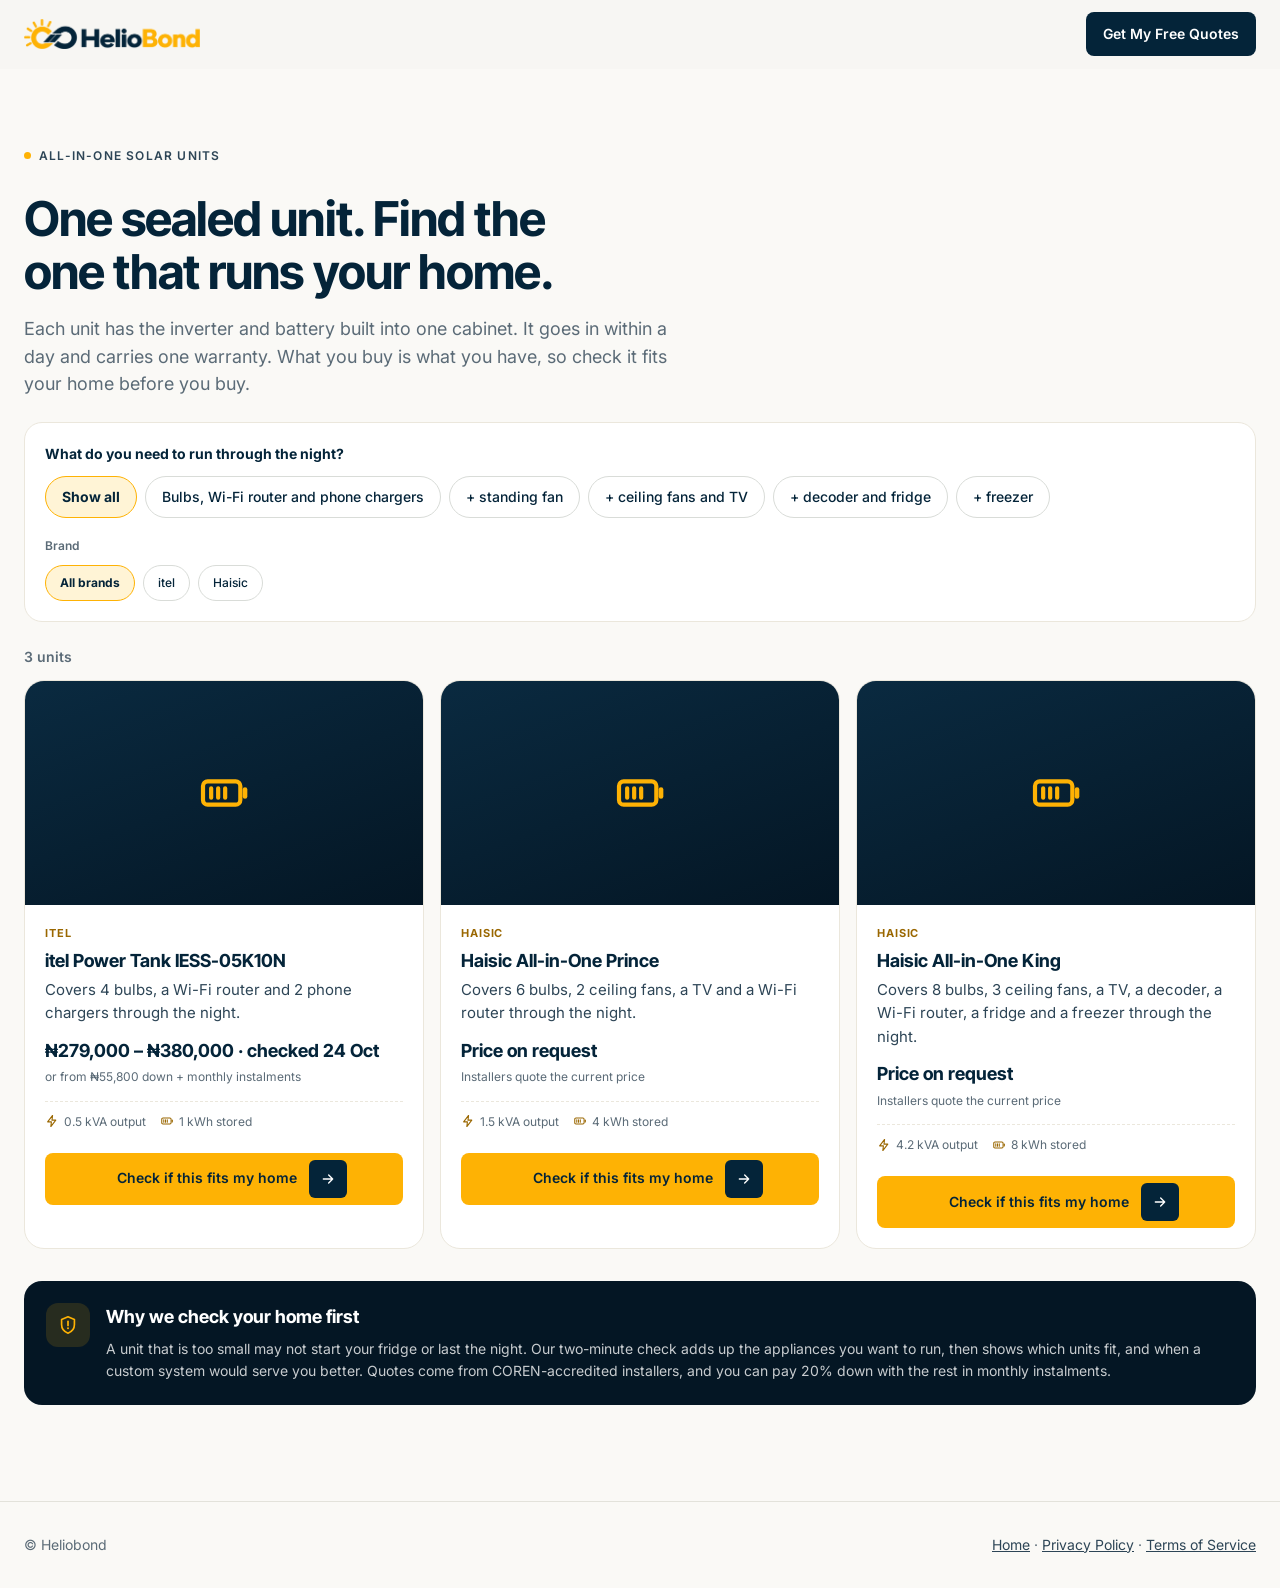
<file: units.html>
<!doctype html>
<html lang="en-NG" class="no-js">
<head>
  <meta charset="utf-8">
  <meta name="viewport" content="width=device-width, initial-scale=1">
  <title>All-in-one solar units: itel Power Tank, Haisic and more | Heliobond</title>
  <meta name="description" content="Compare all-in-one solar units by what they run and what they cost, then check in two minutes if one fits your home. COREN-accredited installers, 20% down and monthly instalments.">
  <link rel="icon" href="assets/img/heliobond-mark.png?v=202610240723" type="image/png">
  <link rel="preconnect" href="https://fonts.googleapis.com">
  <link rel="preconnect" href="https://fonts.gstatic.com" crossorigin>
  <link rel="stylesheet" href="https://fonts.googleapis.com/css2?family=Inter+Tight:wght@500;600;700&family=Inter:wght@400;500;600&display=swap">
  <link rel="stylesheet" href="assets/css/styles.css?v=202610240723">
  <script>document.documentElement.classList.replace('no-js', 'js');</script>
  <script src="assets/data/units.js?v=202610240723" defer></script>
  <script src="assets/js/quote.js?v=202610240723" defer></script>
  <script src="assets/js/allinone.js?v=202610240723" defer></script>
  <script src="assets/js/units-page.js?v=202610240723" defer></script>
</head>
<body>
  <svg width="0" height="0" style="position:absolute" aria-hidden="true">
    <symbol id="i-arrow" viewBox="0 0 24 24"><path d="M5 12h14M13 6l6 6-6 6" fill="none" stroke="currentColor" stroke-width="2" stroke-linecap="round" stroke-linejoin="round"/></symbol>
    <symbol id="i-check" viewBox="0 0 24 24"><path d="m5 12.5 4.5 4.5L19 7.5" fill="none" stroke="currentColor" stroke-width="2.4" stroke-linecap="round" stroke-linejoin="round"/></symbol>
    <symbol id="i-battery" viewBox="0 0 24 24"><rect x="3" y="7" width="16" height="10" rx="2" fill="none" stroke="currentColor" stroke-width="1.8"/><path d="M21 10.5v3" stroke="currentColor" stroke-width="2" stroke-linecap="round"/><path d="M6.5 10v4M9.5 10v4M12.5 10v4" stroke="currentColor" stroke-width="1.8" stroke-linecap="round"/></symbol>
    <symbol id="i-bolt" viewBox="0 0 24 24"><path d="M13 2.5 4.5 13.5H11l-1 8 8.5-11H12z" fill="none" stroke="currentColor" stroke-width="1.9" stroke-linejoin="round"/></symbol>
    <symbol id="i-house" viewBox="0 0 24 24"><path d="M3.5 11 12 4l8.5 7" fill="none" stroke="currentColor" stroke-width="1.9" stroke-linecap="round" stroke-linejoin="round"/><path d="M5.5 9.5V20h13V9.5" fill="none" stroke="currentColor" stroke-width="1.9" stroke-linejoin="round"/><path d="M10 20v-5h4v5" fill="none" stroke="currentColor" stroke-width="1.9" stroke-linejoin="round"/></symbol>
    <symbol id="i-shield-alert" viewBox="0 0 24 24"><path d="M12 3 5 6v5.5c0 4.3 3 8 7 9.5 4-1.5 7-5.2 7-9.5V6l-7-3Z" fill="none" stroke="currentColor" stroke-width="1.8" stroke-linejoin="round"/><path d="M12 8v4.5" stroke="currentColor" stroke-width="1.9" stroke-linecap="round"/><circle cx="12" cy="15.6" r="1.1" fill="currentColor"/></symbol>
    <symbol id="i-sun" viewBox="0 0 24 24"><circle cx="12" cy="12" r="4" fill="none" stroke="currentColor" stroke-width="1.8"/><path d="M12 2.5v2.5M12 19v2.5M2.5 12H5M19 12h2.5M5.3 5.3l1.8 1.8M16.9 16.9l1.8 1.8M5.3 18.7l1.8-1.8M16.9 7.1l1.8-1.8" stroke="currentColor" stroke-width="1.8" stroke-linecap="round"/></symbol>
  </svg>
  <a class="skip-link" href="#main">Skip to content</a>
  <header class="site-header">
    <div class="container site-header__inner">
      <a class="brand" href="index.html">
        <img src="assets/img/heliobond-logo.png?v=202610240723" alt="Heliobond home" width="720" height="123">
      </a>
      <a class="btn btn--sm btn--dark" href="get-quotes.html">Get My Free Quotes</a>
    </div>
  </header>

  <main id="main" class="un">
    <section class="un-hero">
      <div class="container">
        <p class="eyebrow">All-in-one solar units</p>
        <h1 class="un-hero__title">One sealed unit. Find the one that runs your home.</h1>
        <p class="lead text-muted un-hero__lead">Each unit has the inverter and battery built into one cabinet. It goes in within a day and carries one warranty. What you buy is what you have, so check it fits your home before you buy.</p>
      </div>
    </section>

    <section class="un-body" aria-label="Units">
      <div class="container">
        <div class="un-filters" id="un-filters" hidden>
          <div class="un-filter">
            <p class="un-filter__label" id="un-need-label">What do you need to run through the night?</p>
            <div class="un-chips" role="group" aria-labelledby="un-need-label" id="un-need"></div>
          </div>
          <div class="un-filter un-filter--brand">
            <p class="un-filter__label" id="un-brand-label">Brand</p>
            <div class="un-chips un-chips--sm" role="group" aria-labelledby="un-brand-label" id="un-brand"></div>
          </div>
        </div>

        <p class="un-count" id="un-count" aria-live="polite"></p>
        <ul class="un-grid" id="un-grid"></ul>
        <div class="un-empty" id="un-empty" hidden></div>

        <aside class="un-note">
          <span class="un-note__icon" aria-hidden="true"><svg><use href="#i-shield-alert"/></svg></span>
          <div>
            <h2 class="un-note__title">Why we check your home first</h2>
            <p>A unit that is too small may not start your fridge or last the night. Our two-minute check adds up the appliances you want to run, then shows which units fit, and when a custom system would serve you better. Quotes come from COREN-accredited installers, and you can pay 20% down with the rest in monthly instalments.</p>
          </div>
        </aside>
      </div>
    </section>
  </main>

  <footer class="simple-footer">
    <div class="container">
      <p>&copy; Heliobond</p>
      <p><a href="index.html">Home</a> &middot; <a href="legal.html#privacy">Privacy Policy</a> &middot; <a href="legal.html#terms">Terms of Service</a></p>
    </div>
  </footer>
</body>
</html>
</file>
<file: assets/css/styles.css>
/* ==========================================================================
   Heliobond — landing page styles
   ========================================================================== */

/* ---------- Design tokens ---------- */
:root {
  /* Colour — taken from the Heliobond logo */
  --c-navy: #042439;
  --c-navy-2: #0c3552;
  --c-amber: #feb204;
  --c-amber-2: #f2a600;

  --c-bg: #f7f6f2;
  --c-surface: #ffffff;
  --c-surface-2: #efeee8;
  --c-ink: var(--c-navy);
  --c-ink-2: #2d4556;
  --c-muted: #5b6b77;
  --c-line: #e3e2db;
  --c-on-dark: #f4f6f8;
  --c-on-dark-muted: #a9b7c2;

  /* Type */
  --f-display: "Inter Tight", "Inter", system-ui, -apple-system, "Segoe UI", Roboto, sans-serif;
  --f-body: "Inter", system-ui, -apple-system, "Segoe UI", Roboto, sans-serif;
  --fs-xs: 0.75rem;
  --fs-sm: 0.875rem;
  --fs-base: 1rem;
  --fs-md: 1.125rem;
  --fs-lg: clamp(1.125rem, 1rem + 0.4vw, 1.3rem);
  --fs-h2: clamp(1.875rem, 1.35rem + 1.8vw, 2.75rem);
  --fs-h1: clamp(2.25rem, 1.3rem + 3.6vw, 4.25rem);

  /* Space */
  --s-1: 0.25rem;
  --s-2: 0.5rem;
  --s-3: 0.75rem;
  --s-4: 1rem;
  --s-5: 1.5rem;
  --s-6: 2rem;
  --s-7: 3rem;
  --s-8: 4rem;
  --section-y: clamp(5rem, 3rem + 7vw, 9rem);

  /* Shape */
  --r-sm: 8px;
  --r-md: 14px;
  --r-lg: 22px;
  --r-pill: 999px;

  /* Layout */
  --container: 1320px;
  --gutter: clamp(1rem, 0.5rem + 2vw, 1.5rem);
  --header-h: 68px;

  --ease: cubic-bezier(0.2, 0.7, 0.2, 1);
}

/* ---------- Base ---------- */
*,
*::before,
*::after { box-sizing: border-box; }

html {
  -webkit-text-size-adjust: 100%;
  scroll-behavior: smooth;
  scroll-padding-top: calc(var(--header-h) + 12px);
}

body {
  margin: 0;
  background: var(--c-bg);
  color: var(--c-ink);
  font-family: var(--f-body);
  font-size: var(--fs-base);
  line-height: 1.6;
  -webkit-font-smoothing: antialiased;
  text-rendering: optimizeLegibility;
  overflow-x: clip;
}

h1, h2, h3, p, ul, ol, dl, dd, figure, blockquote { margin: 0; }
ul, ol { padding: 0; list-style: none; }
img { display: block; max-width: 100%; height: auto; }
svg { display: block; }
a { color: inherit; }
button { font: inherit; color: inherit; }

:focus-visible {
  outline: 2px solid var(--c-amber-2);
  outline-offset: 3px;
  border-radius: 4px;
}

.visually-hidden {
  position: absolute !important;
  width: 1px; height: 1px;
  padding: 0; margin: -1px;
  overflow: hidden; clip: rect(0 0 0 0);
  white-space: nowrap; border: 0;
}

.skip-link {
  position: absolute;
  left: var(--s-4);
  top: -100px;
  z-index: 100;
  padding: var(--s-2) var(--s-4);
  background: var(--c-ink);
  color: #fff;
  border-radius: var(--r-sm);
  text-decoration: none;
}
.skip-link:focus { top: var(--s-3); }

.container {
  width: 100%;
  max-width: var(--container);
  margin-inline: auto;
  padding-inline: var(--gutter);
}

.section { padding-block: var(--section-y) 0; }

/* ---------- Typography helpers ---------- */
.h2 {
  font-family: var(--f-display);
  font-size: var(--fs-h2);
  font-weight: 700;
  line-height: 1.1;
  letter-spacing: -0.02em;
  text-wrap: balance;
}

.eyebrow {
  display: inline-flex;
  align-items: center;
  gap: var(--s-2);
  margin-bottom: var(--s-4);
  font-size: var(--fs-xs);
  font-weight: 600;
  letter-spacing: 0.1em;
  text-transform: uppercase;
  color: var(--c-ink-2);
}
.eyebrow::before {
  content: "";
  width: 7px; height: 7px;
  border-radius: 50%;
  background: var(--c-amber);
}
.eyebrow--light { color: rgba(255, 255, 255, 0.9); }

.lead { font-size: var(--fs-md); line-height: 1.55; }
.text-muted { color: var(--c-muted); }
.small { font-size: var(--fs-sm); }
.nowrap { white-space: nowrap; }

.pill {
  display: inline-block;
  padding: 6px 14px;
  border: 1px solid var(--c-line);
  border-radius: var(--r-pill);
  font-size: var(--fs-sm);
  font-weight: 500;
  color: var(--c-ink-2);
  background: var(--c-surface);
  white-space: nowrap;
}

/* ---------- Buttons ---------- */
.btn {
  --btn-bg: var(--c-navy);
  --btn-fg: #fff;
  --btn-icon-bg: #fff;
  --btn-icon-fg: var(--c-navy);
  display: inline-flex;
  align-items: center;
  justify-content: center;
  gap: var(--s-3);
  min-height: 52px;
  padding: 6px 6px 6px 22px;
  border: 1px solid transparent;
  border-radius: var(--r-sm);
  background: var(--btn-bg);
  color: var(--btn-fg);
  font-family: var(--f-body);
  font-size: var(--fs-sm);
  font-weight: 600;
  line-height: 1.2;
  text-decoration: none;
  cursor: pointer;
  transition: background-color 0.2s var(--ease), color 0.2s var(--ease),
              border-color 0.2s var(--ease), transform 0.15s var(--ease);
}
.btn:not(:has(.btn__icon)) { padding-right: 22px; }
.btn:active { transform: translateY(1px); }

.btn__icon {
  display: grid;
  place-items: center;
  width: 38px; height: 38px;
  border-radius: 6px;
  background: var(--btn-icon-bg);
  color: var(--btn-icon-fg);
  transition: transform 0.2s var(--ease);
}
.btn__icon svg { width: 16px; height: 16px; }
.btn:hover .btn__icon { transform: translateX(2px); }

.btn--sm { min-height: 44px; padding-left: 16px; font-size: var(--fs-sm); }
.btn--sm .btn__icon { width: 32px; height: 32px; }
.btn--sm:not(:has(.btn__icon)) { padding-right: 16px; }

.btn--dark:hover { --btn-bg: var(--c-navy-2); }

.btn--accent {
  --btn-bg: var(--c-amber);
  --btn-fg: var(--c-navy);
  --btn-icon-bg: var(--c-navy);
  --btn-icon-fg: #fff;
}
.btn--accent:hover { --btn-bg: #ffc433; }

.btn--ghost-light {
  --btn-bg: rgba(255, 255, 255, 0.08);
  --btn-fg: #fff;
  border-color: rgba(255, 255, 255, 0.5);
}
.btn--ghost-light:hover { --btn-bg: rgba(255, 255, 255, 0.18); border-color: #fff; }

.btn-row { display: flex; flex-wrap: wrap; gap: var(--s-3); }

/* ---------- Media (images with graceful fallback) ---------- */
.media {
  position: relative;
  overflow: hidden;
  border-radius: var(--r-md);
  background:
    radial-gradient(120% 90% at 80% 10%, rgba(254, 178, 4, 0.28), transparent 55%),
    linear-gradient(160deg, #123c5a, var(--c-navy));
}
.media > img {
  width: 100%;
  height: 100%;
  object-fit: cover;
  color: transparent; /* hide alt text glyphs if the image fails */
}
.media.is-broken > img { visibility: hidden; }

/* ---------- Header ---------- */
.site-header {
  position: sticky;
  top: 0;
  z-index: 50;
  background: rgba(247, 246, 242, 0.92);
  backdrop-filter: saturate(140%) blur(10px);
  -webkit-backdrop-filter: saturate(140%) blur(10px);
  border-bottom: 1px solid transparent;
  transition: border-color 0.2s var(--ease);
}
.site-header.is-scrolled { border-bottom-color: var(--c-line); }

.site-header__inner {
  display: flex;
  align-items: center;
  justify-content: space-between;
  gap: var(--s-5);
  min-height: var(--header-h);
}

.brand { display: inline-flex; align-items: center; flex: none; min-height: 44px; }
.brand img { width: auto; height: 30px; }

.site-nav {
  display: flex;
  align-items: center;
  gap: var(--s-6);
  flex: 1;
  justify-content: space-between;
  margin-left: var(--s-7);
}
.site-nav__list { display: flex; gap: clamp(1rem, 2vw, 2rem); }
.site-nav__list a {
  position: relative;
  display: inline-block;
  padding-block: 6px;
  font-size: var(--fs-sm);
  font-weight: 500;
  color: var(--c-ink-2);
  text-decoration: none;
  transition: color 0.2s var(--ease);
}
.site-nav__list a::after {
  content: "";
  position: absolute;
  left: 0; right: 0; bottom: 0;
  height: 2px;
  background: var(--c-amber);
  transform: scaleX(0);
  transform-origin: left;
  transition: transform 0.25s var(--ease);
}
.site-nav__list a:hover { color: var(--c-ink); }
.site-nav__list a:hover::after { transform: scaleX(1); }

.site-nav__arrow,
.site-nav__note,
.site-nav__cta-mobile { display: none; }
.site-nav__actions { display: flex; align-items: center; }

.nav-toggle {
  display: none;
  place-items: center;
  width: 44px; height: 44px;
  margin-right: -6px;
  border: 1px solid var(--c-line);
  border-radius: 12px;
  background: var(--c-surface);
  cursor: pointer;
  transition: background-color 0.25s var(--ease), border-color 0.25s var(--ease);
}
.nav-toggle__bars { position: relative; display: block; width: 18px; height: 12px; }
.nav-toggle__bars > span {
  position: absolute;
  left: 0;
  width: 100%;
  height: 2px;
  border-radius: 2px;
  background: var(--c-navy);
  transition: transform 0.3s var(--ease), opacity 0.2s var(--ease), top 0.3s var(--ease), width 0.3s var(--ease);
}
.nav-toggle__bars > span:nth-child(1) { top: 0; }
.nav-toggle__bars > span:nth-child(2) { top: 5px; width: 70%; }
.nav-toggle__bars > span:nth-child(3) { top: 10px; }
.nav-toggle[aria-expanded="true"] { background: var(--c-navy); border-color: var(--c-navy); }
.nav-toggle[aria-expanded="true"] .nav-toggle__bars > span { background: #fff; }
.nav-toggle[aria-expanded="true"] .nav-toggle__bars > span:nth-child(1) { top: 5px; transform: rotate(45deg); }
.nav-toggle[aria-expanded="true"] .nav-toggle__bars > span:nth-child(2) { opacity: 0; width: 0; }
.nav-toggle[aria-expanded="true"] .nav-toggle__bars > span:nth-child(3) { top: 5px; transform: rotate(-45deg); }

/* ---------- Hero ---------- */
.hero { padding-top: var(--s-2); }

.hero__frame {
  display: grid;
  grid-template-columns: minmax(0, 1.12fr) minmax(0, 0.88fr);
  grid-template-rows: 1fr auto;
  min-height: clamp(600px, 80vh, 720px);
  border-radius: var(--r-lg);
  overflow: hidden;
  background:
    radial-gradient(70% 60% at 0% 0%, rgba(254, 178, 4, 0.12), transparent 60%),
    var(--c-navy);
  color: #fff;
}
.hero__media {
  grid-column: 2;
  grid-row: 1;
  border-radius: 0;
}
.hero__media img { object-position: 40% 50%; }
.hero__media::after {
  content: "";
  position: absolute;
  inset: 0;
  background: linear-gradient(90deg, var(--c-navy) 0%, rgba(4, 36, 57, 0) 18%);
  pointer-events: none;
}

.hero__content {
  grid-column: 1;
  grid-row: 1;
  align-self: center;
  padding: clamp(2.5rem, 1rem + 4vw, 4rem) clamp(1.5rem, 0.5rem + 3vw, 3.5rem);
}
.hero__title {
  font-family: var(--f-display);
  font-size: clamp(2.25rem, 3.55vw, 3.25rem);
  font-weight: 700;
  line-height: 1.1;
  letter-spacing: -0.03em;
}
/* Desktop: three deliberate lines. */
.hero__line { display: block; white-space: nowrap; }
.hero__title .hl { color: var(--c-amber); }
.hero__points {
  display: grid;
  gap: var(--s-3);
  max-width: 540px;
  margin: var(--s-5) 0 var(--s-6);
}
.hero__points li {
  display: flex;
  align-items: flex-start;
  gap: var(--s-3);
  font-size: 1.0625rem;
  line-height: 1.5;
  color: rgba(255, 255, 255, 0.86);
}
.hero__points strong { font-weight: 600; color: #fff; }
.hero__points svg {
  flex: none;
  width: 22px; height: 22px;
  margin-top: 1px;
  padding: 4px;
  border-radius: 50%;
  background: var(--c-amber);
  color: var(--c-navy);
}

.hero__stats {
  grid-column: 1 / -1;
  grid-row: 2;
  display: grid;
  grid-template-columns: repeat(4, 1fr);
  border-top: 1px solid rgba(255, 255, 255, 0.14);
  background: rgba(2, 20, 33, 0.6);
}
.hero-stat {
  display: flex;
  align-items: center;
  gap: var(--s-4);
  padding: var(--s-5) clamp(1rem, 2vw, 1.75rem);
}
.hero-stat + .hero-stat { border-left: 1px solid rgba(255, 255, 255, 0.12); }
.hero-stat__icon {
  flex: none;
  display: grid;
  place-items: center;
  width: 48px; height: 48px;
  border-radius: 14px;
  background: rgba(254, 178, 4, 0.14);
  color: var(--c-amber);
}
.hero-stat__icon svg { width: 24px; height: 24px; }
.hero-stat__icon--google { background: #fff; }
.hero-stat__icon--google svg { width: 26px; height: 26px; }
.hero-stat p { display: grid; gap: 2px; }
.hero-stat__num {
  display: flex;
  align-items: center;
  gap: 6px;
  font-family: var(--f-display);
  font-size: clamp(1.5rem, 1.1rem + 1.1vw, 2rem);
  font-weight: 700;
  line-height: 1.1;
  letter-spacing: -0.02em;
}
.hero-stat__label { font-size: var(--fs-sm); color: rgba(255, 255, 255, 0.72); }
.hero-stat__star { width: 0.7em; height: 0.7em; color: var(--c-amber); }

/* ---------- As seen on / Partners ---------- */
.logos { padding-top: clamp(2.5rem, 1.5rem + 3vw, 4rem); }
.logo-strip {
  display: grid;
  grid-template-columns: 9rem minmax(0, 1fr);
  align-items: center;
  gap: var(--s-6);
  padding-block: var(--s-5);
}
.logo-strip + .logo-strip { border-top: 1px solid var(--c-line); }
.logo-strip__title {
  font-size: var(--fs-xs);
  font-weight: 600;
  letter-spacing: 0.1em;
  text-transform: uppercase;
  color: var(--c-muted);
}
.logo-strip__viewport { overflow: hidden; }
.logo-strip__list {
  display: flex;
  flex-wrap: wrap;
  align-items: center;
  justify-content: space-between;
  gap: var(--s-4) var(--s-6);
}
.logo-strip__item {
  flex: none;
  display: flex;
  align-items: center;
  justify-content: center;
  min-height: 48px;
}
.logo-strip__img {
  width: auto;
  height: 32px;
  max-width: 160px;
  object-fit: contain;
  filter: grayscale(1) contrast(1.15);
  opacity: 0.9;
  transition: filter 0.2s var(--ease), opacity 0.2s var(--ease);
}
.logo-strip__item:hover .logo-strip__img { filter: none; opacity: 1; }
/* Round badge logos need more height to read at the same visual size. */
.logo-strip__img[src$="rea.png"] { height: 44px; }
.logo-strip__item .wordmark { display: none; }
.logo-strip__item.no-logo .logo-strip__img,
.no-js .logo-strip__img { display: none; }
.logo-strip__item.no-logo .wordmark,
.no-js .logo-strip__item .wordmark { display: inline; }

/* Slider: main.js duplicates the list and adds .is-sliding */
.logo-strip.is-sliding .logo-strip__viewport {
  -webkit-mask-image: linear-gradient(90deg, transparent, #000 8%, #000 92%, transparent);
          mask-image: linear-gradient(90deg, transparent, #000 8%, #000 92%, transparent);
}
.logo-strip.is-sliding .logo-strip__track {
  display: flex;
  width: max-content;
  animation: logo-slide var(--slide-duration, 30s) linear infinite;
}
.logo-strip--reverse.is-sliding .logo-strip__track { animation-direction: reverse; }
.logo-strip.is-sliding:hover .logo-strip__track,
.logo-strip.is-sliding:focus-within .logo-strip__track { animation-play-state: paused; }
.logo-strip.is-sliding .logo-strip__list {
  flex-wrap: nowrap;
  justify-content: flex-start;
  gap: 0;
}
.logo-strip.is-sliding .logo-strip__item { padding-inline: clamp(1.5rem, 3vw, 3rem); }
@keyframes logo-slide {
  from { transform: translateX(0); }
  to   { transform: translateX(-50%); }
}

/* Text stand-ins until the official logo files are added */
.wordmark {
  font-size: 1.375rem;
  line-height: 1;
  white-space: nowrap;
  color: #7b8892;
  transition: color 0.2s var(--ease);
}
.logo-strip__item:hover .wordmark { color: var(--c-navy); }
.wordmark--serif { font-family: Georgia, "Times New Roman", serif; font-weight: 700; letter-spacing: 0.02em; font-size: 1.2rem; }
.wordmark--serif-heavy { font-family: Georgia, "Times New Roman", serif; font-weight: 900; letter-spacing: 0.01em; }
.wordmark--serif-italic { font-family: Georgia, "Times New Roman", serif; font-weight: 700; font-style: italic; }
.wordmark--sans { font-family: var(--f-display); font-weight: 600; letter-spacing: -0.02em; }
.wordmark--sans-heavy { font-family: var(--f-display); font-weight: 700; letter-spacing: -0.03em; }

/* ---------- Section head ---------- */
.section-head {
  display: flex;
  align-items: flex-end;
  justify-content: space-between;
  gap: var(--s-6);
  margin-bottom: var(--s-7);
}
.section-head .h2 { max-width: 16em; }
.section-head__aside { max-width: 360px; }
.section-head--center {
  flex-direction: column;
  align-items: center;
  gap: 0;
  text-align: center;
}
.section-head--center .h2 { max-width: 20em; }
.section-head--center .lead { max-width: 38em; margin-top: var(--s-4); }

.pill-label {
  display: inline-block;
  margin-bottom: var(--s-4);
  padding: 6px 16px;
  border-radius: var(--r-pill);
  background: #fff1cc;
  font-size: var(--fs-xs);
  font-weight: 700;
  letter-spacing: 0.12em;
  text-transform: uppercase;
  color: #7a5200;
}

/* ---------- Why Heliobond (pains we solve) ---------- */
.pain-grid {
  display: grid;
  grid-template-columns: 1.1fr 1fr 1fr;
  gap: var(--s-4);
}
.pain-card {
  display: flex;
  flex-direction: column;
  padding: var(--s-6);
  border-radius: var(--r-md);
  background: var(--c-surface);
  border: 1px solid var(--c-line);
}
.pain-card__icon {
  display: grid;
  place-items: center;
  width: 44px; height: 44px;
  margin-bottom: var(--s-5);
  border-radius: 12px;
  background: rgba(254, 178, 4, 0.16);
  color: var(--c-navy);
}
.pain-card__icon svg { width: 22px; height: 22px; }
.pain-card__problem {
  margin-bottom: var(--s-2);
  font-size: var(--fs-sm);
  font-weight: 500;
  font-style: italic;
  color: #a5432f;
}
.pain-card__title { font-size: var(--fs-md); font-weight: 600; line-height: 1.3; }
.pain-card__text { margin-top: var(--s-2); font-size: var(--fs-sm); color: var(--c-muted); }

.pain-card--feature {
  grid-row: span 3;
  justify-content: flex-end;
  padding: clamp(1.75rem, 1rem + 2vw, 2.5rem);
  border: 0;
  background:
    radial-gradient(90% 60% at 100% 0%, rgba(254, 178, 4, 0.28), transparent 60%),
    var(--c-navy);
  color: #fff;
}
.pain-card--feature .pain-card__problem { color: #ffd27a; font-size: var(--fs-base); }
.pain-card__big {
  margin: var(--s-4) 0 var(--s-2);
  font-family: var(--f-display);
  font-size: 1.5rem;
  font-weight: 600;
  line-height: 1;
}
.pain-card__big span {
  display: block;
  font-size: clamp(4.5rem, 3rem + 5vw, 7rem);
  font-weight: 700;
  letter-spacing: -0.04em;
  color: var(--c-amber);
}
.pain-card--feature .pain-card__title { margin-top: var(--s-4); font-size: var(--fs-lg); }
.pain-card--feature .pain-card__text { color: rgba(255, 255, 255, 0.78); font-size: var(--fs-base); }
.pain-card--feature .btn { align-self: flex-start; margin-top: var(--s-6); }

.homes-note {
  display: flex;
  align-items: center;
  justify-content: center;
  gap: var(--s-2);
  margin-top: var(--s-6);
  font-size: var(--fs-sm);
  color: var(--c-muted);
  text-align: center;
}
.homes-note svg { flex: none; width: 18px; height: 18px; color: var(--c-amber-2); }
.homes-note strong { color: var(--c-ink); }

/* ---------- Going it alone vs Heliobond ---------- */
.vs2 {
  position: relative;
  display: grid;
  grid-template-columns: 1fr 1fr;
  gap: 0 var(--s-5);
  max-width: 1080px;
  margin-inline: auto;
}
.vs2__card {
  display: flex;
  flex-direction: column;
  padding: clamp(1.5rem, 1rem + 2vw, 2.5rem);
  border-radius: var(--r-lg);
}
.vs2__card--bad {
  background: #efeee9;
}
.vs2__card--good {
  background:
    radial-gradient(90% 50% at 100% 0%, rgba(254, 178, 4, 0.16), transparent 70%),
    var(--c-surface);
  border: 1px solid #f1dfae;
  box-shadow: 0 30px 60px -36px rgba(4, 36, 57, 0.28);
}

.vs2__head {
  display: flex;
  align-items: center;
  gap: var(--s-4);
  padding-bottom: var(--s-5);
  margin-bottom: var(--s-2);
  border-bottom: 1px solid rgba(4, 36, 57, 0.08);
}
.vs2__icon {
  flex: none;
  display: grid;
  place-items: center;
  width: 48px; height: 48px;
  border-radius: 14px;
}
.vs2__icon svg { width: 20px; height: 20px; }
.vs2__icon--bad { background: #fbe4df; color: #c2412d; }
.vs2__icon--good { background: var(--c-surface); border: 1px solid var(--c-line); }
.vs2__icon--good img { width: 30px; height: 30px; }
.vs2__title {
  font-family: var(--f-display);
  font-size: var(--fs-lg);
  font-weight: 700;
  line-height: 1.2;
  color: var(--c-ink);
}
.vs2__card--bad .vs2__title { color: #4a5259; }
.vs2__sub { margin-top: 2px; font-size: var(--fs-sm); color: var(--c-muted); }

.vs2__list { display: grid; }
.vs2__item {
  display: flex;
  gap: var(--s-4);
  padding: var(--s-4) 0;
}
.vs2__item + .vs2__item { border-top: 1px dashed rgba(4, 36, 57, 0.1); }
.vs2__mark {
  flex: none;
  display: grid;
  place-items: center;
  width: 26px; height: 26px;
  margin-top: 2px;
  border-radius: 50%;
}
.vs2__mark svg { width: 13px; height: 13px; }
.vs2__card--bad .vs2__mark { background: #fbe4df; color: #c2412d; }
.vs2__card--good .vs2__mark { background: #1f9254; color: #fff; }
.vs2__topic {
  display: block;
  margin-bottom: 2px;
  font-size: var(--fs-xs);
  font-weight: 700;
  letter-spacing: 0.06em;
  text-transform: uppercase;
  color: #8b8f94;
}
.vs2__card--good .vs2__topic { color: #1b7a47; }
.vs2__text { display: block; font-size: var(--fs-base); line-height: 1.5; }
.vs2__card--bad .vs2__text { color: #5d6369; }
.vs2__card--good .vs2__text { color: var(--c-ink); font-weight: 500; }
.vs2__cta { align-self: flex-start; margin-top: var(--s-5); }

/* Keep rows lined up across both cards where subgrid is supported. */
@supports (grid-template-rows: subgrid) {
  .vs2 { grid-template-rows: auto repeat(6, auto) auto; }
  .vs2__card { display: grid; grid-row: 1 / -1; grid-template-rows: subgrid; }
  .vs2__card--bad { grid-column: 1; }
  .vs2__card--good { grid-column: 2; }
  .vs2__list { display: contents; }
  .vs2__cta { justify-self: start; }
}

.vs2__vs {
  position: absolute;
  top: 50%; left: 50%;
  z-index: 1;
  display: grid;
  place-items: center;
  width: 52px; height: 52px;
  translate: -50% -50%;
  border-radius: 50%;
  background: var(--c-navy);
  border: 4px solid var(--c-bg);
  font-family: var(--f-display);
  font-size: var(--fs-sm);
  font-weight: 700;
  letter-spacing: 0.04em;
  color: #fff;
}

/* ---------- How it works (timeline) ---------- */
.steps__title { max-width: 18em; }
.timeline {
  max-width: 880px;
  margin: var(--s-7) auto 0;
}
.timeline__step {
  position: relative;
  display: grid;
  grid-template-columns: 52px minmax(0, 1fr);
  gap: var(--s-5);
  padding-bottom: var(--s-7);
}
.timeline__step:last-child { padding-bottom: 0; }
.timeline__step:not(:last-child)::before {
  content: "";
  position: absolute;
  left: 25px;
  top: 60px;
  bottom: 8px;
  width: 2px;
  border-radius: 2px;
  background: var(--c-line);
}
.timeline__num {
  display: grid;
  place-items: center;
  width: 52px; height: 52px;
  border-radius: 50%;
  background: #fff6dd;
  border: 2px solid #f6d98c;
  font-family: var(--f-display);
  font-size: 1.125rem;
  font-weight: 700;
  color: #7a5200;
}
.timeline__head {
  display: flex;
  flex-wrap: wrap;
  align-items: flex-start;
  justify-content: space-between;
  gap: var(--s-2) var(--s-4);
  padding-top: 10px;
}
.timeline__title { font-size: var(--fs-lg); font-weight: 600; line-height: 1.3; }
.timeline__body > p { margin-top: var(--s-2); max-width: 46em; font-size: 0.9375rem; line-height: 1.6; color: var(--c-muted); }
.timeline__tags { display: flex; flex-wrap: wrap; gap: var(--s-2); }
.tag-chip {
  padding: 4px 12px;
  border-radius: var(--r-pill);
  font-size: var(--fs-xs);
  font-weight: 600;
  white-space: nowrap;
}
.tag-chip--you { background: #e4edff; color: #1d4ed8; }
.tag-chip--us { background: #fff1cc; color: #7a5200; }
.tag-chip--installer { background: #dcf3e5; color: #15703d; }
.tag-chip--save { background: #dcf3e5; color: #15703d; }

.steps__cta--center {
  display: grid;
  justify-items: center;
  gap: var(--s-3);
  margin-top: var(--s-7);
  text-align: center;
}

/* ---------- Video testimonials ---------- */
.video-grid {
  display: grid;
  grid-template-columns: repeat(3, 1fr);
  gap: var(--s-7) var(--s-5);
}
.video-grid > li { display: flex; }
.video-card { display: flex; flex-direction: column; width: 100%; }
.video-card__media { aspect-ratio: 4 / 4.4; border-radius: var(--r-lg); }
.video-card__media::after {
  content: "";
  position: absolute;
  inset: 0;
  background: linear-gradient(0deg, rgba(4, 22, 36, 0.45), rgba(4, 22, 36, 0) 45%);
  pointer-events: none;
}
.video-card__media > video,
.video-card__media > iframe {
  position: absolute;
  inset: 0;
  width: 100%;
  height: 100%;
  border: 0;
  background: #000;
  object-fit: cover;
}
.video-card.is-playing .video-card__media::after { display: none; }

.video-card__play {
  position: absolute;
  top: 72%; left: 50%;
  z-index: 1;
  display: grid;
  place-items: center;
  width: 72px; height: 72px;
  translate: -50% -50%;
  border: 0;
  border-radius: 50%;
  background: var(--c-amber);
  color: var(--c-navy);
  cursor: pointer;
  box-shadow: 0 0 0 10px rgba(254, 178, 4, 0.25);
  transition: transform 0.2s var(--ease), background-color 0.2s var(--ease);
}
.video-card__play svg { width: 26px; height: 26px; margin-left: 3px; }
.video-card__play:hover { transform: scale(1.06); background: #ffc433; }
.video-card__play:disabled { cursor: default; opacity: 0.85; transform: none; }

.video-card__soon {
  position: absolute;
  left: var(--s-4);
  bottom: var(--s-4);
  z-index: 1;
  padding: 5px 12px;
  border-radius: var(--r-pill);
  background: rgba(255, 255, 255, 0.92);
  font-size: var(--fs-xs);
  font-weight: 600;
  color: var(--c-navy);
}
.video-card.has-video .video-card__soon { display: none; }

/* Swipe indicator: only shown when the cards scroll sideways (tablet and mobile). */
.swipe-hint { display: none; }

.video-card__caption { display: grid; margin-top: var(--s-4); padding-inline: var(--s-1); }
.video-card__caption strong { font-weight: 600; }
.video-card__caption span { font-size: var(--fs-sm); color: var(--c-muted); }

.case-note {
  flex: 1;
  display: flex;
  flex-direction: column;
  margin-top: var(--s-4);
  padding: var(--s-5);
  border-radius: var(--r-md);
  background: var(--c-surface);
  border: 1px solid var(--c-line);
}
.case-note__label {
  font-size: var(--fs-xs);
  font-weight: 700;
  letter-spacing: 0.1em;
  text-transform: uppercase;
  color: var(--c-amber-2);
}
.case-note__result {
  margin-top: var(--s-2);
  font-family: var(--f-display);
  font-size: var(--fs-lg);
  font-weight: 700;
  line-height: 1.3;
  letter-spacing: -0.01em;
  color: var(--c-ink);
}
.case-note__detail {
  margin: var(--s-2) 0 var(--s-5);
  font-size: var(--fs-base);
  line-height: 1.6;
  color: var(--c-ink-2);
}
.case-note__specs {
  display: grid;
  grid-template-columns: repeat(3, minmax(0, 1fr));
  margin-top: auto;
  padding-top: var(--s-4);
  border-top: 1px solid var(--c-line);
}
.case-note__specs li {
  display: grid;
  justify-items: start;
  gap: 2px;
  padding-inline: var(--s-3);
}
.case-note__specs li:first-child { padding-left: 0; }
.case-note__specs li + li { border-left: 1px solid var(--c-line); }
.case-note__specs svg { width: 18px; height: 18px; margin-bottom: 4px; color: var(--c-amber-2); }
.case-note__specs strong {
  font-family: var(--f-display);
  font-size: var(--fs-base);
  font-weight: 700;
  line-height: 1.2;
  color: var(--c-ink);
  white-space: nowrap;
}
.case-note__specs span { font-size: var(--fs-xs); color: var(--c-muted); }

/* ---------- About ---------- */
.about__grid {
  display: grid;
  grid-template-columns: 0.8fr 1.2fr;
  gap: clamp(2.5rem, 7vw, 7rem);
  align-items: center;
}
.about__copy .lead { margin-top: var(--s-5); color: var(--c-ink-2); }
.about__copy .lead + .text-muted { margin-top: var(--s-4); max-width: 30em; }
.about__image { aspect-ratio: 4 / 3; border-radius: var(--r-lg); }
.about__image img { object-position: 50% 85%; }

/* ---------- For installers ---------- */
.installers__grid {
  display: grid;
  grid-template-columns: 1fr 1fr;
  gap: clamp(2.5rem, 7vw, 7rem);
  align-items: center;
}
.installers__panel { display: grid; }
.installers__media {
  width: 100%;
  aspect-ratio: 4 / 3;
  border-radius: var(--r-lg);
}
.installers__media img { object-position: 40% 35%; }
.installers__copy { container-type: inline-size; }
.installers__copy > :not(.h2) { max-width: 480px; }
/* Keep "Are you a COREN-accredited installer?" on one line: the size
   follows the column width (the sentence is ~17x its font size wide). */
#installers-title {
  max-width: none;
  white-space: nowrap;
  font-size: min(var(--fs-h2), calc(100cqi / 17.4));
}
.installers__copy .lead { margin-top: var(--s-5); }

.tick-list { display: grid; gap: var(--s-3); margin: var(--s-6) 0 var(--s-7); color: var(--c-ink-2); }
.tick-list li { display: flex; align-items: center; gap: var(--s-3); }
.tick-list svg {
  flex: none;
  width: 20px; height: 20px;
  padding: 3px;
  border-radius: 50%;
  background: var(--c-amber);
  color: var(--c-navy);
}

/* ---------- Promo ---------- */
.promo__frame {
  position: relative;
  display: grid;
  align-items: end;
  min-height: clamp(460px, 64vh, 600px);
  padding: clamp(1.75rem, 1rem + 4vw, 4rem);
  border-radius: var(--r-lg);
  overflow: hidden;
  isolation: isolate;
  color: #fff;
}
.promo__media { position: absolute; inset: 0; z-index: -1; border-radius: 0; }
.promo__media img { object-position: 50% 60%; }
.promo__media::after {
  content: "";
  position: absolute;
  inset: 0;
  background:
    linear-gradient(0deg, rgba(4, 22, 36, 0.85) 0%, rgba(4, 22, 36, 0.2) 60%),
    linear-gradient(90deg, rgba(4, 22, 36, 0.5), rgba(4, 22, 36, 0) 65%);
}
.promo__content { max-width: 560px; }
.promo__title {
  font-family: var(--f-display);
  font-size: clamp(2rem, 1.3rem + 2.6vw, 3.25rem);
  font-weight: 700;
  line-height: 1.06;
  letter-spacing: -0.025em;
  text-wrap: balance;
}
.promo__lead { margin: var(--s-4) 0 var(--s-6); font-size: var(--fs-md); color: rgba(255, 255, 255, 0.88); }

/* ---------- Blog ---------- */
.blog-grid {
  display: grid;
  grid-template-columns: repeat(3, minmax(0, 1fr));
  gap: var(--s-7) var(--s-5);
}
.blog-grid > li { display: flex; }
.blog-card {
  display: flex;
  flex-direction: column;
  width: 100%;
}
.blog-card__media {
  aspect-ratio: 16 / 10;
  border-radius: var(--r-lg);
}
.blog-card__media img { transition: transform 0.5s var(--ease); }
.blog-card:hover .blog-card__media img { transform: scale(1.04); }
.blog-card__cat {
  position: absolute;
  top: var(--s-3);
  left: var(--s-3);
  padding: 5px 12px;
  border-radius: var(--r-pill);
  background: rgba(255, 255, 255, 0.94);
  font-size: var(--fs-xs);
  font-weight: 700;
  letter-spacing: 0.02em;
  color: var(--c-navy);
}
.blog-card__body {
  display: flex;
  flex: 1;
  flex-direction: column;
  padding: var(--s-5) var(--s-1) 0;
}
.blog-card__meta {
  display: flex;
  align-items: center;
  gap: var(--s-2);
  font-size: var(--fs-xs);
  font-weight: 500;
  color: var(--c-muted);
}
.blog-card__title {
  margin-top: var(--s-2);
  font-family: var(--f-display);
  font-size: var(--fs-lg);
  font-weight: 700;
  line-height: 1.25;
  letter-spacing: -0.01em;
  text-wrap: balance;
}
.blog-card__excerpt {
  margin-top: var(--s-3);
  font-size: var(--fs-sm);
  line-height: 1.65;
  color: var(--c-muted);
  display: -webkit-box;
  -webkit-line-clamp: 3;
  -webkit-box-orient: vertical;
  overflow: hidden;
}
.blog-card__author {
  display: flex;
  align-items: center;
  gap: var(--s-3);
  margin-top: auto;
  padding-top: var(--s-5);
}
.blog-card__author strong { display: block; font-size: var(--fs-sm); font-weight: 600; line-height: 1.3; }
.blog-card__author span span { display: block; font-size: var(--fs-xs); color: var(--c-muted); }
.avatar {
  flex: none;
  display: grid;
  place-items: center;
  width: 40px; height: 40px;
  border-radius: 50%;
  font-size: var(--fs-xs);
  font-weight: 700;
  letter-spacing: 0.04em;
}
.avatar--ao { background: #fff1cc; color: #7a5200; }
.avatar--tb { background: #e4edff; color: #1d4ed8; }
.avatar--zm { background: #dcf3e5; color: #15703d; }

/* ---------- Footer ---------- */
.site-footer { padding-block: var(--section-y) var(--s-6); }
.footer__panel {
  display: grid;
  grid-template-columns: 1.3fr 0.8fr 0.9fr 1.2fr;
  gap: var(--s-7) var(--s-6);
  padding: clamp(2rem, 1rem + 3vw, 3.5rem);
  border-radius: var(--r-lg);
  background: var(--c-navy);
  color: var(--c-on-dark);
}
.footer__brand .brand img { height: 30px; }
.footer__brand p {
  max-width: 280px;
  margin-top: var(--s-5);
  font-size: var(--fs-sm);
  color: var(--c-on-dark-muted);
}
.footer__heading {
  margin-bottom: var(--s-3);
  font-size: var(--fs-sm);
  font-weight: 500;
  color: var(--c-on-dark-muted);
}
.footer__heading--spaced { margin-top: var(--s-5); }
.footer__col ul { display: grid; gap: var(--s-2); }
.footer__col a,
.footer__bottom a {
  font-size: var(--fs-sm);
  color: var(--c-on-dark);
  text-decoration: none;
  transition: color 0.2s var(--ease);
}
.footer__col a:hover,
.footer__bottom a:hover { color: var(--c-amber); text-decoration: underline; text-underline-offset: 3px; }
.footer__panel :focus-visible { outline-color: var(--c-amber); }

.footer__contact { display: grid; gap: var(--s-4); align-content: start; }
.contact-item { display: flex; gap: var(--s-4); align-items: center; color: inherit; text-decoration: none; }
.contact-item__icon {
  flex: none;
  display: grid;
  place-items: center;
  width: 42px; height: 42px;
  border-radius: 50%;
  border: 1px solid rgba(255, 255, 255, 0.3);
}
.contact-item__icon svg { width: 18px; height: 18px; }
.contact-item .footer__heading {
  margin-bottom: 2px;
  font-weight: 600;
  letter-spacing: 0.04em;
  text-transform: uppercase;
  color: var(--c-on-dark);
}
.contact-item .footer__heading { display: block; }
.contact-item__value { display: block; font-size: var(--fs-sm); color: var(--c-on-dark-muted); transition: color 0.2s var(--ease); }
a.contact-item:hover .contact-item__value { color: var(--c-amber); }
a.contact-item:hover .contact-item__icon { border-color: var(--c-amber); color: var(--c-amber); }

.footer__bottom {
  grid-column: 1 / -1;
  display: flex;
  flex-wrap: wrap;
  justify-content: space-between;
  gap: var(--s-3);
  padding-top: var(--s-5);
  border-top: 1px solid rgba(255, 255, 255, 0.12);
  font-size: var(--fs-xs);
  color: var(--c-on-dark-muted);
}
.footer__bottom ul { display: flex; gap: var(--s-5); }

/* ==========================================================================
   Responsive
   ========================================================================== */
@media (max-width: 1100px) {
  .pain-grid { grid-template-columns: 1fr 1fr; }
  .pain-card--feature { grid-row: auto; grid-column: 1 / -1; }

  .footer__panel { grid-template-columns: 1fr 1fr; }
}

@media (max-width: 960px) {
  :root { --header-h: 60px; }

  .brand img { height: 26px; }

  .nav-toggle { display: grid; }
  html.nav-open { overflow: hidden; }
  /* A backdrop-filter would trap the fixed menu panel inside the header, so use a solid bar on mobile. */
  .site-header { background: var(--c-bg); backdrop-filter: none; -webkit-backdrop-filter: none; }
  html.nav-open .site-header { border-bottom-color: var(--c-line); }

  .site-nav {
    position: fixed;
    top: var(--header-h);
    left: 0; right: 0; bottom: 0;
    flex-direction: column;
    align-items: stretch;
    justify-content: flex-start;
    gap: var(--s-6);
    margin: 0;
    padding: var(--s-5) var(--gutter) calc(var(--s-6) + env(safe-area-inset-bottom));
    overflow-y: auto;
    background:
      radial-gradient(90% 50% at 100% 100%, rgba(254, 178, 4, 0.16), transparent 60%),
      var(--c-navy);
    color: #fff;
  }
  .js .site-nav {
    visibility: hidden;
    opacity: 0;
    transform: translateY(-12px);
    transition: opacity 0.3s var(--ease), transform 0.3s var(--ease), visibility 0s linear 0.3s;
  }
  .js .site-nav.is-open {
    visibility: visible;
    opacity: 1;
    transform: none;
    transition: opacity 0.3s var(--ease), transform 0.3s var(--ease), visibility 0s;
  }

  .site-nav__list { flex-direction: column; gap: 0; counter-reset: nav; }
  .site-nav__list li { counter-increment: nav; }
  .site-nav__list a {
    display: flex;
    align-items: center;
    gap: var(--s-4);
    padding: var(--s-4) 0;
    border-bottom: 1px solid rgba(255, 255, 255, 0.1);
    font-family: var(--f-display);
    font-size: 1.625rem;
    font-weight: 600;
    letter-spacing: -0.02em;
    color: #fff;
  }
  .site-nav__list a::before {
    content: counter(nav, decimal-leading-zero);
    min-width: 1.75rem;
    font-family: var(--f-body);
    font-size: var(--fs-xs);
    font-weight: 600;
    letter-spacing: 0.06em;
    color: var(--c-amber);
  }
  .site-nav__list a::after { display: none; }
  .site-nav__list a:hover,
  .site-nav__list a:focus-visible { color: var(--c-amber); }
  .site-nav__arrow {
    display: block;
    flex: none;
    width: 34px; height: 34px;
    margin-left: auto;
    padding: 9px;
    border: 1px solid rgba(255, 255, 255, 0.2);
    border-radius: 50%;
    color: #fff;
    transform: rotate(-45deg);
    transition: transform 0.25s var(--ease), background-color 0.25s var(--ease), border-color 0.25s var(--ease);
  }
  .site-nav__list a:hover .site-nav__arrow,
  .site-nav__list a:focus-visible .site-nav__arrow {
    transform: none;
    background: var(--c-amber);
    border-color: var(--c-amber);
    color: var(--c-navy);
  }

  /* Staggered entrance */
  .js .site-nav__list li,
  .js .site-nav__actions {
    opacity: 0;
    transform: translateY(10px);
    transition: opacity 0.35s var(--ease), transform 0.35s var(--ease);
  }
  .js .site-nav.is-open .site-nav__list li,
  .js .site-nav.is-open .site-nav__actions { opacity: 1; transform: none; }
  .site-nav.is-open .site-nav__list li:nth-child(2) { transition-delay: 0.04s; }
  .site-nav.is-open .site-nav__list li:nth-child(3) { transition-delay: 0.08s; }
  .site-nav.is-open .site-nav__list li:nth-child(4) { transition-delay: 0.12s; }
  .site-nav.is-open .site-nav__list li:nth-child(5) { transition-delay: 0.16s; }
  .site-nav.is-open .site-nav__list li:nth-child(6) { transition-delay: 0.2s; }
  .site-nav.is-open .site-nav__actions { transition-delay: 0.24s; }

  .site-nav__actions {
    flex-direction: column;
    align-items: stretch;
    gap: var(--s-3);
    margin-top: auto;
  }
  .site-nav__cta {
    --btn-bg: var(--c-amber);
    --btn-fg: var(--c-navy);
    --btn-icon-bg: var(--c-navy);
    --btn-icon-fg: #fff;
    min-height: 56px;
    justify-content: space-between;
    font-size: var(--fs-base);
  }
  .site-nav__cta:hover { --btn-bg: #ffc433; }
  .site-nav__cta-desktop { display: none; }
  .site-nav__cta-mobile { display: inline; }
  .site-nav__note {
    display: block;
    text-align: center;
    font-size: var(--fs-sm);
    color: var(--c-on-dark-muted);
  }

  /* Without JavaScript the nav simply stays visible in the page flow. */
  .no-js .site-header__inner { flex-wrap: wrap; }
  .no-js .nav-toggle { display: none; }
  .no-js .site-nav { position: static; margin-inline: calc(var(--gutter) * -1); }

  .hero__line { display: inline; white-space: normal; }
  .hero__title { text-wrap: balance; }
  .hero__frame { grid-template-columns: 1fr; grid-template-rows: auto auto auto; min-height: 0; }
  .hero__media { grid-column: 1; grid-row: 1; aspect-ratio: 16 / 10; }
  .hero__media img { object-position: 45% 50%; }
  .hero__media::after { background: linear-gradient(0deg, var(--c-navy) 0%, rgba(4, 36, 57, 0) 30%); }
  .hero__content { grid-row: 2; padding-top: var(--s-5); }
  .hero__stats { grid-row: 3; grid-template-columns: repeat(2, 1fr); }
  .hero-stat:nth-child(3) { border-left: 0; }
  .hero-stat:nth-child(n + 3) { border-top: 1px solid rgba(255, 255, 255, 0.14); }

  .logo-strip { grid-template-columns: minmax(0, 1fr); gap: var(--s-3); }
  .logo-strip__title { text-align: center; }
  .logo-strip__list { justify-content: center; gap: var(--s-4) var(--s-7); }

  .about__grid,
  .installers__grid { grid-template-columns: 1fr; }
  .blog-grid { grid-template-columns: repeat(2, minmax(0, 1fr)); }


  .video-grid {
    grid-auto-flow: column;
    grid-template-columns: none;
    grid-auto-columns: minmax(280px, 44%);
    overflow-x: auto;
    scroll-snap-type: x mandatory;
    padding-bottom: var(--s-3);
  }
  .video-grid > li { scroll-snap-align: start; }
  .video-grid { scrollbar-width: none; }
  .video-grid::-webkit-scrollbar { display: none; }

  .swipe-hint {
    display: grid;
    justify-items: center;
    gap: var(--s-3);
    margin-top: var(--s-5);
  }
  .swipe-hint__track {
    position: relative;
    width: 96px;
    height: 6px;
    border-radius: var(--r-pill);
    background: var(--c-line);
    overflow: hidden;
  }
  .swipe-hint__thumb {
    position: absolute;
    top: 0; left: 0;
    width: var(--thumb-w, 33%);
    height: 100%;
    border-radius: inherit;
    background: var(--c-amber);
    transform: translateX(var(--thumb-x, 0%));
    transition: transform 0.15s linear;
  }
  /* Until the visitor scrolls, the thumb glides to show the row moves sideways. */
  .swipe-hint:not(.is-used) .swipe-hint__thumb { animation: swipe-nudge 2.4s var(--ease) infinite; }
  .swipe-hint__label {
    display: inline-flex;
    align-items: center;
    gap: var(--s-2);
    font-size: var(--fs-xs);
    font-weight: 600;
    letter-spacing: 0.04em;
    color: var(--c-muted);
  }
  .swipe-hint__label::after {
    content: "";
    width: 18px; height: 10px;
    background: currentColor;
    -webkit-mask: url("data:image/svg+xml,%3Csvg xmlns='http://www.w3.org/2000/svg' viewBox='0 0 18 10'%3E%3Cpath d='M1 5h15M12 1l4 4-4 4' fill='none' stroke='black' stroke-width='1.8' stroke-linecap='round' stroke-linejoin='round'/%3E%3C/svg%3E") center / contain no-repeat;
            mask: url("data:image/svg+xml,%3Csvg xmlns='http://www.w3.org/2000/svg' viewBox='0 0 18 10'%3E%3Cpath d='M1 5h15M12 1l4 4-4 4' fill='none' stroke='black' stroke-width='1.8' stroke-linecap='round' stroke-linejoin='round'/%3E%3C/svg%3E") center / contain no-repeat;
  }
  .swipe-hint:not(.is-used) .swipe-hint__label::after { animation: swipe-arrow 1.2s ease-in-out infinite; }
  .swipe-hint.is-used .swipe-hint__label { opacity: 0.7; }

  @keyframes swipe-nudge {
    0%, 15% { transform: translateX(0%); }
    55%, 70% { transform: translateX(200%); }
    100% { transform: translateX(0%); }
  }
  @keyframes swipe-arrow {
    0%, 100% { transform: translateX(0); }
    50% { transform: translateX(4px); }
  }

  .section-head { flex-direction: column; align-items: flex-start; }
  .section-head--center { align-items: center; }
}

@media (max-width: 700px) {
  /* Comparison: stack the two cards with the VS badge between them. */
  .vs2 { grid-template-columns: 1fr; gap: var(--s-3) 0; }
  @supports (grid-template-rows: subgrid) {
    .vs2 { grid-template-rows: none; }
    .vs2__card { display: flex; grid-row: auto; grid-column: 1 !important; }
    .vs2__list { display: grid; }
  }
  .vs2__vs { position: static; translate: none; justify-self: center; margin-block: calc(var(--s-5) * -1); }
  .vs2__cta { align-self: stretch; }
}

@media (max-width: 640px) {
  /* Consistent left alignment for every section heading on phones. */
  .section-head--center { align-items: flex-start; text-align: left; }
  .section-head--center .lead { margin-inline: 0; }

  /* Full-width primary buttons on phones: easy to tap, same shape everywhere. */
  .pain-card--feature .btn,
  .steps__cta .btn,
  .installers__copy .btn,
  .promo__content .btn { width: 100%; }
  .pain-card--feature .btn { align-self: stretch; min-height: 52px; font-size: var(--fs-sm); }
  .steps__cta--center { justify-items: stretch; }

  /* Hero points: a clear step down from the headline on phones. */
  .hero__points { gap: var(--s-3); margin: var(--s-4) 0 var(--s-5); }
  .hero__points li { font-size: 0.9375rem; gap: 10px; }
  .hero__points svg { width: 20px; height: 20px; margin-top: 1px; }

  /* Hero headline: same three phrases as desktop, sized so the longest
     line ("Installers in Your Region") fills the width on any phone. */
  .hero__line { display: block; white-space: nowrap; }
  .hero__title { font-size: min(calc(9.2vw - 6.6px), 2.75rem); line-height: 1.1; text-wrap: nowrap; }

  /* About: the roof photo adds length without adding meaning on phones. */
  .about__image { display: none; }

  .wordmark { font-size: 1.125rem; }
  .wordmark--serif { font-size: 1rem; }
  .hero__media { aspect-ratio: 4 / 3.2; }
  .hero__content { padding: var(--s-4) 20px var(--s-6); }
  .hero .btn-row .btn { flex: 1 1 100%; }
  .hero-stat { flex-direction: column; align-items: flex-start; gap: var(--s-3); padding: var(--s-4); }
  .hero-stat__icon { width: 40px; height: 40px; border-radius: 12px; }
  .hero-stat__icon svg { width: 20px; height: 20px; }

  .pain-grid { grid-template-columns: 1fr; gap: var(--s-3); }
  .pain-card { padding: var(--s-5); }
  .pain-card__icon { margin-bottom: var(--s-4); }
  .homes-note { align-items: flex-start; text-align: left; }

  .timeline__step { grid-template-columns: 40px minmax(0, 1fr); gap: var(--s-4); padding-bottom: var(--s-6); }
  .timeline__step:not(:last-child)::before { left: 19px; top: 48px; }
  .timeline__num { width: 40px; height: 40px; font-size: 1rem; }
  .timeline__head { flex-direction: column; padding-top: 6px; }
  .timeline__title { font-size: var(--fs-md); }
  .timeline__body > p { font-size: var(--fs-sm); }

  .video-grid { grid-auto-columns: 85%; }


  .blog-grid { grid-template-columns: minmax(0, 1fr); gap: var(--s-7); }

  .footer__panel { grid-template-columns: 1fr; }
  .footer__bottom { flex-direction: column; }
}

/* ---------- Reduced motion ---------- */
@media (prefers-reduced-motion: reduce) {
  html { scroll-behavior: auto; }
  *, *::before, *::after {
    transition-duration: 0.01ms !important;
    animation-duration: 0.01ms !important;
  }
}

/* ---------- Placeholder pages (get-started.html, legal.html) ---------- */
.placeholder-page { padding-block: clamp(3rem, 8vw, 6rem); }
.placeholder-page .h2 { max-width: 16em; }
.placeholder-page__intro { max-width: 40em; margin-top: var(--s-4); }
.placeholder-grid {
  display: grid;
  grid-template-columns: repeat(auto-fit, minmax(280px, 1fr));
  gap: var(--s-4);
  margin-top: var(--s-7);
}
.placeholder-card {
  display: grid;
  gap: var(--s-3);
  align-content: start;
  justify-items: start;
  padding: var(--s-6);
  border-radius: var(--r-md);
  background: var(--c-surface);
  border: 1px solid var(--c-line);
}
.placeholder-card h2 { font-family: var(--f-display); font-size: 1.375rem; font-weight: 600; letter-spacing: -0.01em; }
.placeholder-card p { color: var(--c-muted); }
.placeholder-card .tick-list { margin: var(--s-2) 0 0; }
.simple-footer { padding-block: var(--s-6); border-top: 1px solid var(--c-line); font-size: var(--fs-sm); color: var(--c-muted); }
.simple-footer .container { display: flex; flex-wrap: wrap; justify-content: space-between; gap: var(--s-3); }
.simple-footer a { color: var(--c-ink-2); }

/* ==========================================================================
   Quote request popup (assets/js/quote.js)
   ========================================================================== */
html.qm-open { overflow: hidden; }

.qm {
  position: fixed;
  inset: 0;
  z-index: 100;
  display: grid;
  place-items: center;
  padding: var(--s-5);
  background: rgba(4, 22, 36, 0.55);
  backdrop-filter: blur(6px);
  -webkit-backdrop-filter: blur(6px);
  opacity: 0;
  transition: opacity 0.2s var(--ease);
}
.qm[hidden] { display: none; }
.qm.is-open { opacity: 1; }

.qm__panel {
  display: flex;
  flex-direction: column;
  width: min(640px, 100%);
  max-height: min(860px, calc(100dvh - 2 * var(--s-5)));
  border-radius: var(--r-lg);
  background: var(--c-surface);
  box-shadow: 0 40px 80px -30px rgba(4, 22, 36, 0.55);
  overflow: hidden;
  transform: translateY(12px) scale(0.98);
  transition: transform 0.25s var(--ease);
}
.qm.is-open .qm__panel { transform: none; }

.qm__top {
  display: flex;
  align-items: center;
  gap: var(--s-3);
  padding: var(--s-5) var(--s-6) var(--s-4);
}
.qm__logo { width: auto; height: 26px; }
.qm__badge {
  display: inline-flex;
  align-items: center;
  gap: 6px;
  margin-left: auto;
  padding: 5px 12px;
  border-radius: var(--r-pill);
  background: #fff6dd;
  font-size: var(--fs-xs);
  font-weight: 700;
  color: #7a5200;
  white-space: nowrap;
}
.qm__badge svg { width: 14px; height: 14px; }
.qm-close {
  flex: none;
  display: grid;
  place-items: center;
  width: 40px; height: 40px;
  border: 1px solid var(--c-line);
  border-radius: 50%;
  background: var(--c-surface);
  color: var(--c-ink);
  cursor: pointer;
  transition: background-color 0.2s var(--ease);
}
.qm-close:hover { background: var(--c-surface-2); }
.qm-close svg { width: 16px; height: 16px; }

.qm-progress { padding: 0 var(--s-6); }
.qm-progress__track { height: 6px; border-radius: var(--r-pill); background: var(--c-surface-2); overflow: hidden; }
.qm-progress__bar { width: 0; height: 100%; border-radius: inherit; background: var(--c-amber); transition: width 0.35s var(--ease); }
.qm-progress__text { margin-top: var(--s-2); font-size: var(--fs-xs); font-weight: 600; color: var(--c-muted); }

.qm-body {
  flex: 1;
  overflow-y: auto;
  overscroll-behavior: contain;
  padding: var(--s-4) var(--s-6) var(--s-6);
}
.qm-step.is-entering { animation: qm-in 0.28s var(--ease); }
@keyframes qm-in { from { opacity: 0; transform: translateX(14px); } to { opacity: 1; transform: none; } }

.qm-head {
  display: flex;
  gap: var(--s-4);
  margin-bottom: var(--s-5);
  padding: var(--s-4) var(--s-5);
  border-radius: var(--r-md);
  background: var(--c-bg);
  border: 1px solid var(--c-line);
}
.qm-head__icon {
  flex: none;
  display: grid;
  place-items: center;
  width: 40px; height: 40px;
  border-radius: 12px;
  background: rgba(254, 178, 4, 0.18);
  color: var(--c-navy);
}
.qm-head__icon svg { width: 20px; height: 20px; }
.qm-head__title {
  font-family: var(--f-display);
  font-size: var(--fs-lg);
  font-weight: 700;
  line-height: 1.25;
  letter-spacing: -0.01em;
  outline: none;
}
.qm-head__sub { margin-top: 4px; font-size: var(--fs-sm); line-height: 1.55; color: var(--c-muted); }

/* Zone tiles */
.qm-zones { display: grid; grid-template-columns: 1fr 1fr; gap: var(--s-3); }
.qm-zone,
.qm-option {
  display: flex;
  flex-direction: column;
  align-items: flex-start;
  gap: 4px;
  width: 100%;
  padding: var(--s-4);
  border: 1px solid var(--c-line);
  border-radius: var(--r-md);
  background: var(--c-surface);
  font: inherit;
  text-align: left;
  color: var(--c-ink);
  cursor: pointer;
  transition: border-color 0.15s var(--ease), background-color 0.15s var(--ease), box-shadow 0.15s var(--ease);
}
.qm-zone:hover,
.qm-option:hover { border-color: #e7c66b; background: #fffcf3; }
.qm-zone.is-selected,
.qm-option.is-selected { border-color: var(--c-amber); background: #fff8e4; box-shadow: 0 0 0 1px var(--c-amber) inset; }
.qm-zone__name { font-weight: 600; font-size: var(--fs-base); }
.qm-zone__states {
  width: 100%;
  margin-top: var(--s-2);
  padding-top: var(--s-2);
  border-top: 1px solid var(--c-line);
  font-size: var(--fs-xs);
  line-height: 1.6;
  color: var(--c-muted);
}

/* Generic options */
.qm-options { display: grid; gap: var(--s-2); }
.qm-options--grid { grid-template-columns: 1fr 1fr; }
.qm-option { flex-direction: row; flex-wrap: wrap; align-items: center; justify-content: space-between; padding: 14px var(--s-4); }
.qm-option__label { font-weight: 500; font-size: var(--fs-sm); line-height: 1.4; }
.qm-option__meta { font-size: var(--fs-xs); font-weight: 600; color: #8a5a00; white-space: nowrap; }
.qm-option__sub { flex-basis: 100%; font-size: var(--fs-xs); line-height: 1.5; color: var(--c-muted); }

.qm-option--check { justify-content: flex-start; gap: var(--s-3); }
.qm-check {
  flex: none;
  display: grid;
  place-items: center;
  width: 20px; height: 20px;
  border: 1.5px solid #c9cdd1;
  border-radius: 6px;
  color: transparent;
}
.qm-check svg { width: 12px; height: 12px; }
.qm-option.is-selected .qm-check { border-color: var(--c-amber); background: var(--c-amber); color: var(--c-navy); }

.qm-tier { flex-direction: column; flex-wrap: nowrap; align-items: flex-start; }
.qm-tier .qm-option__sub { flex-basis: auto; }
.qm-tier__top { display: flex; flex-wrap: wrap; align-items: center; gap: var(--s-2); }
.qm-tier__top .qm-option__label { font-weight: 700; }
.qm-tier__warranty { font-size: var(--fs-xs); font-weight: 700; color: #8a5a00; }
.qm-badge { padding: 2px 9px; border-radius: var(--r-pill); font-size: 0.6875rem; font-weight: 700; }
.qm-badge--green { background: #dcfce7; color: #15803d; }
.qm-badge--blue { background: #dbeafe; color: #1d4ed8; }
.qm-badge--orange { background: #ffedd5; color: #9a3412; }

/* Fields */
.qm-label { display: block; margin: var(--s-4) 0 6px; font-size: var(--fs-sm); font-weight: 600; color: var(--c-ink); }
.qm-label:first-child { margin-top: 0; }
.qm-input {
  width: 100%;
  min-height: 50px;
  padding: 0 var(--s-4);
  border: 1px solid #d5d8d3;
  border-radius: var(--r-sm);
  background: var(--c-surface);
  font: inherit;
  font-size: var(--fs-base);
  color: var(--c-ink);
}
.qm-input:focus { outline: none; border-color: var(--c-amber); box-shadow: 0 0 0 3px rgba(254, 178, 4, 0.25); }
.qm-row { display: grid; grid-template-columns: 1fr 1fr; gap: var(--s-3); }
.qm-affix {
  display: flex;
  align-items: center;
  border: 1px solid #d5d8d3;
  border-radius: var(--r-sm);
  overflow: hidden;
}
.qm-affix:focus-within { border-color: var(--c-amber); box-shadow: 0 0 0 3px rgba(254, 178, 4, 0.25); }
.qm-affix > span { padding: 0 var(--s-3); font-weight: 600; color: var(--c-muted); }
.qm-affix .qm-input { border: 0; box-shadow: none; padding-inline: 0; }
.qm-affix--phone > span:nth-child(2) { padding-left: 0; color: var(--c-ink); }
.qm-flag { display: flex !important; gap: 0; padding-right: var(--s-2) !important; }
.qm-flag i { display: block; width: 7px; height: 14px; background: #008751; }
.qm-flag i:nth-child(2) { background: #fff; outline: 1px solid #e5e7eb; }
.qm-otp { text-align: center; font-size: 1.5rem; font-weight: 700; letter-spacing: 0.5em; }

.qm-chips { display: flex; flex-wrap: wrap; gap: var(--s-2); margin-bottom: var(--s-2); }
.qm-chip {
  min-width: 56px;
  min-height: 42px;
  padding: 0 var(--s-4);
  border: 1px solid var(--c-line);
  border-radius: var(--r-pill);
  background: var(--c-surface);
  font: inherit;
  font-size: var(--fs-sm);
  font-weight: 600;
  color: var(--c-ink);
  cursor: pointer;
}
.qm-chip.is-selected { border-color: var(--c-navy); background: var(--c-navy); color: #fff; }

.qm-note {
  display: flex;
  align-items: center;
  gap: var(--s-2);
  margin-bottom: var(--s-4);
  padding: var(--s-3) var(--s-4);
  border-radius: var(--r-sm);
  background: var(--c-bg);
  font-size: var(--fs-sm);
  color: var(--c-ink-2);
}
.qm-note--warm { background: #fff6dd; color: #7a5200; }
.qm-note--ok { background: #e7f6ec; color: #166b3a; }
.qm-note svg { flex: none; width: 16px; height: 16px; }
.qm-hint { margin-top: 6px; font-size: var(--fs-xs); color: var(--c-muted); }
.qm-center { text-align: center; margin-top: var(--s-3); }
.qm-error { margin-top: var(--s-3); padding: var(--s-3) var(--s-4); border-radius: var(--r-sm); background: #fdecea; font-size: var(--fs-sm); color: #b42318; }

.qm-primary { width: 100%; margin-top: var(--s-5); }
.qm-primary:disabled { opacity: 0.45; cursor: not-allowed; }
.qm-back,
.qm-link {
  border: 0;
  background: none;
  font: inherit;
  font-weight: 600;
  color: var(--c-muted);
  cursor: pointer;
}
.qm-back { display: block; margin: var(--s-4) auto 0; padding: var(--s-2) var(--s-3); font-size: var(--fs-sm); }
.qm-back:hover,
.qm-link:hover { color: var(--c-ink); }
.qm-link { padding: 0; font-size: inherit; color: #8a5a00; text-decoration: underline; text-underline-offset: 2px; }

.qm-done { display: grid; justify-items: center; gap: var(--s-3); padding: var(--s-6) 0 var(--s-2); text-align: center; }
.qm-done__icon { display: grid; place-items: center; width: 64px; height: 64px; border-radius: 50%; background: #1f9254; color: #fff; }
.qm-done__icon svg { width: 30px; height: 30px; }
.qm-done__title { font-family: var(--f-display); font-size: 1.5rem; font-weight: 700; outline: none; }
.qm-done p { max-width: 32em; color: var(--c-muted); }
.qm.is-done .qm-progress { display: none; }

@media (max-width: 640px) {
  .qm { padding: 0; place-items: end stretch; }
  .qm__panel { width: 100%; max-height: 100dvh; height: 100dvh; border-radius: 0; }
  .qm__top { padding: var(--s-4); }
  .qm__logo { height: 22px; }
  .qm-progress { padding: 0 var(--s-4); }
  .qm-body { padding: var(--s-4) var(--s-4) var(--s-6); }
  .qm-head { padding: var(--s-3) var(--s-4); gap: var(--s-3); }
  .qm-head__icon { width: 34px; height: 34px; }
  .qm-head__title { font-size: var(--fs-md); }
  .qm-zones { grid-template-columns: 1fr; }
  .qm-row { grid-template-columns: 1fr; gap: 0; }
  .qm-row > div + div .qm-label { margin-top: var(--s-4); }
}
@media (max-width: 400px) {
  .qm-options--grid { grid-template-columns: 1fr; }
  .qm__badge { display: none; }
  .qm-close { margin-left: auto; }
}

/* ---------- Quote form on its own page (get-quotes.html) ---------- */
.qm--page {
  position: static;
  min-height: 100dvh;
  place-items: start center;
  padding: clamp(1rem, 4vw, 3rem) var(--s-4);
  background:
    radial-gradient(60% 40% at 100% 0%, rgba(254, 178, 4, 0.12), transparent 70%),
    var(--c-bg);
  backdrop-filter: none;
  -webkit-backdrop-filter: none;
  opacity: 1;
}
.qm--page .qm__panel {
  max-height: none;
  transform: none;
  box-shadow: 0 30px 60px -36px rgba(4, 36, 57, 0.3);
  border: 1px solid var(--c-line);
}
.qm--page .qm-body { overflow: visible; }
.qm__home { display: inline-flex; }
.qm-noscript { max-width: 640px; margin: var(--s-4) auto; padding: 0 var(--s-4); }
@media (max-width: 640px) {
  .qm--page { padding: 0; }
  .qm--page .qm__panel { height: auto; min-height: 100dvh; border: 0; border-radius: 0; box-shadow: none; }
}

/* ---------- Appliance calculator (quote form) ---------- */
.qm-group {
  margin: var(--s-5) 0 var(--s-2);
  font-size: var(--fs-xs);
  font-weight: 700;
  letter-spacing: 0.08em;
  text-transform: uppercase;
  color: var(--c-muted);
}
.qm-group:first-child { margin-top: 0; }
.qm-stepper { display: inline-flex; align-items: center; border: 1px solid var(--c-line); border-radius: var(--r-pill); background: var(--c-surface); }
.qm-stepper button {
  display: grid;
  place-items: center;
  width: 40px; height: 40px;
  border: 0;
  border-radius: 50%;
  background: none;
  font-size: 1.25rem;
  font-weight: 600;
  line-height: 1;
  color: var(--c-ink);
  cursor: pointer;
}
.qm-stepper button:hover:not(:disabled) { background: var(--c-surface-2); }
.qm-stepper button:disabled { color: #c3c7cb; cursor: default; }
.qm-stepper span { min-width: 24px; text-align: center; font-weight: 700; font-variant-numeric: tabular-nums; }
.qm-select {
  min-height: 36px;
  padding: 0 var(--s-6) 0 var(--s-3);
  border: 1px solid #d5d8d3;
  border-radius: var(--r-sm);
  background: var(--c-surface) url("data:image/svg+xml,%3Csvg xmlns='http://www.w3.org/2000/svg' viewBox='0 0 12 8'%3E%3Cpath d='m1 1.5 5 5 5-5' fill='none' stroke='%235b6b77' stroke-width='1.6' stroke-linecap='round'/%3E%3C/svg%3E") right 10px center / 10px no-repeat;
  font: inherit;
  font-size: var(--fs-sm);
  color: var(--c-ink);
  -webkit-appearance: none;
          appearance: none;
}
.qm-select { width: 100%; min-height: 50px; }

.qm-picker {
  padding: var(--s-4);
  border: 1px solid var(--c-line);
  border-radius: var(--r-md);
  background: var(--c-bg);
}
.qm-picker .qm-label:first-child { margin-top: 0; }
.qm-stepper--lg { display: flex; justify-content: space-between; min-height: 50px; border-radius: var(--r-sm); border-color: #d5d8d3; padding: 0 4px; }
.qm-stepper--lg button { width: 42px; height: 42px; }
.qm-add { width: 100%; margin-top: var(--s-4); padding-right: 20px; }
.qm-add:disabled { opacity: 0.4; cursor: not-allowed; }

.qm-list { display: grid; gap: var(--s-2); }
.qm-list__item {
  display: grid;
  grid-template-columns: auto minmax(0, 1fr) auto;
  align-items: center;
  gap: var(--s-3);
  padding: 10px 10px 10px var(--s-4);
  border: 1px solid #f1dfae;
  border-radius: var(--r-md);
  background: #fffaf0;
}
.qm-list__qty { font-family: var(--f-display); font-size: var(--fs-md); font-weight: 700; color: #8a5a00; }
.qm-list__info { display: grid; }
.qm-list__info strong { font-size: var(--fs-sm); font-weight: 600; }
.qm-list__info span { font-size: var(--fs-xs); color: var(--c-muted); }
.qm-list__remove {
  display: grid;
  place-items: center;
  width: 36px; height: 36px;
  border: 0;
  border-radius: 50%;
  background: none;
  color: var(--c-muted);
  cursor: pointer;
}
.qm-list__remove:hover { background: #fde4df; color: #c2412d; }
.qm-list__remove svg { width: 14px; height: 14px; }
.qm-empty { margin-top: var(--s-4); padding: var(--s-4); border: 1px dashed #d5d8d3; border-radius: var(--r-md); font-size: var(--fs-sm); text-align: center; color: var(--c-muted); }
.qm-calc.qm-calc--3 { grid-template-columns: repeat(3, 1fr); }
.qm-picker .qm-row { margin-top: var(--s-4); }
.qm-picker .qm-row .qm-label { margin-top: 0 !important; }
.qm-disclaimer {
  display: flex;
  gap: var(--s-2);
  margin-top: var(--s-3);
  padding: var(--s-3);
  border-radius: var(--r-sm);
  background: #fff6dd;
  font-size: var(--fs-xs);
  line-height: 1.55;
  color: #6b4a00;
}
.qm-disclaimer svg { flex: none; width: 16px; height: 16px; margin-top: 1px; }
.qm-calc {
  position: sticky;
  bottom: 0;
  display: grid;
  grid-template-columns: repeat(4, 1fr);
  gap: 1px;
  margin-top: var(--s-5);
  border-radius: var(--r-md);
  overflow: hidden;
  background: var(--c-line);
  border: 1px solid var(--c-line);
  box-shadow: 0 -12px 24px -18px rgba(4, 36, 57, 0.35);
}
.qm-calc > div { display: grid; gap: 2px; padding: var(--s-3); background: var(--c-surface); }
.qm-calc span { font-size: var(--fs-xs); color: var(--c-muted); }
.qm-calc strong { font-family: var(--f-display); font-size: var(--fs-md); font-weight: 700; color: var(--c-ink); }
.qm-calc__hl { background: var(--c-navy) !important; }
.qm-calc__hl span { color: var(--c-on-dark-muted); }
.qm-calc__hl strong { color: var(--c-amber); }
.qm-option .qm-badge { margin-left: auto; margin-right: var(--s-2); }

/* Thank-you page */
.ty { padding-bottom: 0; }
.ty .qm-done__title { font-size: clamp(1.5rem, 1.2rem + 1.4vw, 2rem); }
.ty__estimate { position: static; width: 100%; grid-template-columns: repeat(3, 1fr); margin-top: var(--s-2); box-shadow: none; text-align: left; }
.ty__next { display: grid; gap: var(--s-3); width: 100%; margin-top: var(--s-3); padding: 0; counter-reset: ty; text-align: left; }
.ty__next li {
  counter-increment: ty;
  display: grid;
  grid-template-columns: 28px 1fr;
  gap: var(--s-3);
  font-size: var(--fs-sm);
  color: var(--c-ink-2);
}
.ty__next li::before {
  content: counter(ty);
  display: grid;
  place-items: center;
  width: 28px; height: 28px;
  border-radius: 50%;
  background: #fff6dd;
  font-size: var(--fs-xs);
  font-weight: 700;
  color: #7a5200;
}
.ty .qm-primary { margin-top: var(--s-4); }

@media (max-width: 640px) {
  .qm-calc { grid-template-columns: 1fr 1fr; }
  .qm-calc.qm-calc--3 { grid-template-columns: 1fr 1fr; }
  .qm-calc--3 > div:last-child { grid-column: 1 / -1; }
  .qm-picker .qm-row { grid-template-columns: 1fr 1fr; gap: var(--s-3); }
  .ty__estimate { grid-template-columns: repeat(3, 1fr); }
  .ty__estimate strong { font-size: var(--fs-base); }
}

/* ==========================================================================
   Quote page (get-quotes.html): journey panel + question canvas
   ========================================================================== */
.qa {
  --qa-line: #e6e4dd;
  --qa-line-strong: #cfd3d6;
  --qa-hover: #fffbf0;
  --qa-selected: #fff6dc;
  display: grid;
  grid-template-columns: minmax(320px, 400px) minmax(0, 1fr);
  min-height: 100dvh;
  background: var(--c-surface);
}

/* Journey panel */
.qa-side {
  position: sticky;
  top: 0;
  display: flex;
  flex-direction: column;
  gap: var(--s-7);
  height: 100dvh;
  padding: var(--s-7) var(--s-7) var(--s-6);
  overflow-y: auto;
  background:
    radial-gradient(80% 45% at 100% 0%, rgba(254, 178, 4, 0.18), transparent 70%),
    radial-gradient(60% 40% at 0% 100%, rgba(254, 178, 4, 0.08), transparent 70%),
    var(--c-navy);
  color: var(--c-on-dark);
}
.qa-side__logo img { width: auto; height: 28px; }
.qa-kicker {
  margin-bottom: var(--s-3);
  font-size: var(--fs-xs);
  font-weight: 700;
  letter-spacing: 0.12em;
  text-transform: uppercase;
  color: var(--c-amber);
}
.qa-side__title {
  font-family: var(--f-display);
  font-size: clamp(1.5rem, 1.1rem + 1vw, 1.875rem);
  font-weight: 700;
  line-height: 1.15;
  letter-spacing: -0.02em;
  color: #fff;
}
.qa-side__lead { margin-top: var(--s-3); font-size: var(--fs-sm); line-height: 1.6; color: var(--c-on-dark-muted); }

.qa-stages { display: grid; }
.qa-stages li {
  position: relative;
  display: grid;
  grid-template-columns: 28px 1fr;
  gap: var(--s-4);
  padding-bottom: var(--s-5);
}
.qa-stages li:last-child { padding-bottom: 0; }
.qa-stages li:not(:last-child)::before {
  content: "";
  position: absolute;
  left: 13px;
  top: 32px;
  bottom: 4px;
  width: 2px;
  border-radius: 2px;
  background: rgba(255, 255, 255, 0.14);
}
.qa-stages li.is-done:not(:last-child)::before { background: var(--c-amber); }
.qa-stages__dot {
  display: grid;
  place-items: center;
  width: 28px; height: 28px;
  border: 2px solid rgba(255, 255, 255, 0.28);
  border-radius: 50%;
  color: transparent;
  transition: all 0.25s var(--ease);
}
.qa-stages__dot svg { width: 14px; height: 14px; }
.qa-stages li.is-current .qa-stages__dot { border-color: var(--c-amber); box-shadow: 0 0 0 5px rgba(254, 178, 4, 0.18); }
.qa-stages li.is-current .qa-stages__dot::after { content: ""; width: 10px; height: 10px; border-radius: 50%; background: var(--c-amber); }
.qa-stages li.is-done .qa-stages__dot { border-color: var(--c-amber); background: var(--c-amber); color: var(--c-navy); }
.qa-stages strong { display: block; padding-top: 3px; font-size: var(--fs-base); font-weight: 600; color: rgba(255, 255, 255, 0.6); transition: color 0.2s var(--ease); }
.qa-stages small { display: block; margin-top: 2px; font-size: var(--fs-xs); color: rgba(255, 255, 255, 0.42); }
.qa-stages li.is-current strong,
.qa-stages li.is-done strong { color: #fff; }
.qa-stages li.is-current small { color: var(--c-on-dark-muted); }

.qa-trust {
  display: grid;
  gap: var(--s-3);
  margin-top: auto;
  padding-top: var(--s-5);
  border-top: 1px solid rgba(255, 255, 255, 0.1);
}
.qa-trust li { display: flex; align-items: flex-start; gap: var(--s-3); font-size: var(--fs-sm); line-height: 1.45; color: var(--c-on-dark-muted); }
.qa-trust svg { flex: none; width: 18px; height: 18px; margin-top: 1px; color: var(--c-amber); }
.qa-side__help { margin-top: calc(var(--s-6) * -1 + var(--s-3)); font-size: var(--fs-xs); color: rgba(255, 255, 255, 0.5); }
.qa-side__help a { color: #fff; text-underline-offset: 3px; }

/* Main canvas */
.qa-main { display: flex; flex-direction: column; min-width: 0; }
.qa-top {
  position: sticky;
  top: 0;
  z-index: 5;
  display: flex;
  align-items: center;
  justify-content: flex-end;
  gap: var(--s-4);
  min-height: 72px;
  padding: 0 clamp(1.25rem, 4vw, 3rem);
  background: rgba(255, 255, 255, 0.92);
  backdrop-filter: blur(8px);
  -webkit-backdrop-filter: blur(8px);
}
.qa-top__logo { display: none; }
.qa-top__logo img { width: auto; height: 24px; }
.qa-segments { display: none; }
.qa-exit {
  width: auto;
  height: 40px;
  gap: var(--s-2);
  padding: 0 var(--s-4);
  border-radius: var(--r-pill);
  font-size: var(--fs-sm);
  font-weight: 600;
  text-decoration: none;
  display: inline-flex !important;
  align-items: center;
}
.qa-exit svg { width: 14px; height: 14px; }

.qa-canvas {
  flex: 1;
  width: 100%;
  max-width: 680px;
  margin: 0 auto;
  padding: clamp(1rem, 4vh, 3rem) clamp(1.25rem, 4vw, 3rem) var(--s-8);
}
.qa .qm-body { overflow: visible; padding: 0; }

/* Question header */
.qa .qm-head { display: block; margin-bottom: var(--s-6); padding: 0; border: 0; background: none; }
.qm-eyebrow {
  display: flex;
  align-items: center;
  gap: var(--s-2);
  margin-bottom: var(--s-3);
  font-size: var(--fs-xs);
  font-weight: 700;
  letter-spacing: 0.08em;
  text-transform: uppercase;
  color: #9a6700;
}
.qm-eyebrow span { color: #d9c18a; }
.qa .qm-head__title {
  font-size: clamp(1.5rem, 1.15rem + 1.3vw, 2.125rem);
  line-height: 1.15;
  letter-spacing: -0.025em;
  text-wrap: balance;
}
.qa .qm-head__sub { max-width: 52ch; margin-top: var(--s-3); font-size: var(--fs-base); line-height: 1.6; }

/* Options */
.qa .qm-options { gap: 10px; }
.qa .qm-option,
.qa .qm-zone {
  position: relative;
  gap: var(--s-3);
  border: 1.5px solid var(--qa-line);
  border-radius: 14px;
  transition: border-color 0.15s var(--ease), background-color 0.15s var(--ease), transform 0.1s var(--ease);
}
.qa .qm-option {
  display: grid;
  grid-template-columns: 22px minmax(0, 1fr) auto;
  align-items: center;
  min-height: 60px;
  padding: 14px 18px;
}
.qa .qm-option__label { font-size: var(--fs-base); font-weight: 500; }
.qa .qm-option__meta { grid-column: 3; font-size: var(--fs-sm); }
.qa .qm-option__sub { grid-column: 2 / -1; margin-top: -4px; font-size: var(--fs-sm); }
.qa .qm-option .qm-badge { grid-column: 3; margin: 0; }
.qa .qm-option:has(.qm-badge):has(.qm-option__meta) { grid-template-columns: 22px minmax(0, 1fr) auto auto; }
.qa .qm-option:has(.qm-badge):has(.qm-option__meta) .qm-option__meta { grid-column: 4; }
.qa .qm-option:hover,
.qa .qm-zone:hover { border-color: #e2c26a; background: var(--qa-hover); }
.qa .qm-option:active,
.qa .qm-zone:active { transform: scale(0.995); }
.qa .qm-option.is-selected,
.qa .qm-zone.is-selected { border-color: var(--c-amber); background: var(--qa-selected); box-shadow: none; }

.qm-radio {
  display: grid;
  place-items: center;
  width: 22px; height: 22px;
  border: 1.5px solid var(--qa-line-strong, #cfd3d6);
  border-radius: 50%;
  background: #fff;
  transition: border-color 0.15s var(--ease);
}
.qm-radio::after { content: ""; width: 10px; height: 10px; border-radius: 50%; background: var(--c-amber); transform: scale(0); transition: transform 0.15s var(--ease); }
.qm-option:hover .qm-radio,
.qm-zone:hover .qm-radio { border-color: #c9a646; }
.is-selected > .qm-radio { border-color: var(--c-amber); border-width: 2px; }
.is-selected > .qm-radio::after { transform: scale(1); }

.qa .qm-zones { gap: 10px; }
.qa .qm-zone { display: block; padding: 18px 18px 16px; }
.qa .qm-zone .qm-radio { position: absolute; top: 18px; right: 18px; }
.qa .qm-zone__name { display: block; padding-right: 32px; font-size: var(--fs-md); }
.qa .qm-zone__states { margin-top: var(--s-3); padding-top: var(--s-3); font-size: var(--fs-sm); line-height: 1.55; }

.qa .qm-tier { display: grid; grid-template-columns: 22px minmax(0, 1fr); align-items: start; padding: 18px; }
.qa .qm-tier .qm-radio { grid-row: span 3; margin-top: 1px; }
.qa .qm-tier__top { grid-column: 2; }
.qa .qm-tier__warranty,
.qa .qm-tier .qm-option__sub { grid-column: 2; margin: 0; }

/* Fields */
.qa .qm-label { margin-top: var(--s-5); font-size: var(--fs-sm); }
.qa .qm-input,
.qa .qm-select { min-height: 54px; border: 1.5px solid #d9dcd8; border-radius: 12px; }
.qa .qm-affix { border: 1.5px solid #d9dcd8; border-radius: 12px; }
.qa .qm-chip { min-height: 46px; padding: 0 var(--s-5); border-width: 1.5px; }
.qa .qm-picker { padding: var(--s-5); border-radius: 16px; background: #faf9f6; border-color: var(--qa-line); }
.qa .qm-list__item { border-radius: 14px; }
.qa .qm-calc { position: static; margin-top: var(--s-6); border-radius: 16px; box-shadow: none; }
.qa .qm-calc > div { padding: var(--s-4); }
.qa .qm-calc strong { font-size: 1.25rem; }
.qa .qm-disclaimer { border-radius: 12px; padding: var(--s-3) var(--s-4); }
.qa .qm-note { border-radius: 12px; }

/* Action bar */
.qm-actions {
  display: flex;
  align-items: center;
  justify-content: space-between;
  gap: var(--s-4);
  margin-top: var(--s-7);
  padding-top: var(--s-5);
  border-top: 1px solid var(--qa-line, var(--c-line));
}
.qm-actions .qm-primary { width: auto; min-width: 200px; margin: 0; }
.qm-actions .qm-back { margin: 0; }
.qa .qm-back {
  display: inline-flex;
  align-items: center;
  gap: var(--s-2);
  min-height: 44px;
  padding: 0 var(--s-3) 0 0;
  font-size: var(--fs-sm);
  color: var(--c-muted);
}
.qa .qm-back svg { width: 16px; height: 16px; transform: rotate(180deg); }
.qa .qm-back:hover { color: var(--c-ink); }
.qa .qm-center { margin-top: var(--s-4); }

.qa .qm-step.is-entering { animation: qa-in 0.32s var(--ease); }
@keyframes qa-in { from { opacity: 0; transform: translateY(8px); } to { opacity: 1; transform: none; } }

/* Tablet and phone: the journey panel collapses into the top bar. */
@media (max-width: 960px) {
  .qa { grid-template-columns: 1fr; }
  .qa-side { display: none; }
  .qa-top {
    justify-content: space-between;
    min-height: 64px;
    border-bottom: 1px solid var(--qa-line);
  }
  .qa-top__logo { display: inline-flex; }
  .qa-segments {
    position: absolute;
    left: 0; right: 0; bottom: -1px;
    display: grid;
    grid-template-columns: repeat(4, 1fr);
    gap: 4px;
    padding: 0 4px;
  }
  .qa-segments span { height: 3px; border-radius: 3px; background: transparent; overflow: hidden; }
  .qa-segments i { display: block; width: 0; height: 100%; background: var(--c-amber); transition: width 0.35s var(--ease); }
}
@media (max-width: 640px) {
  .qa-canvas { padding: var(--s-5) var(--s-4) 0; }
  .qa .qm-head { margin-bottom: var(--s-5); }
  .qa .qm-head__title { font-size: 1.5rem; }
  .qa .qm-head__sub { font-size: var(--fs-sm); }
  .qa .qm-zones { grid-template-columns: 1fr; }
  .qa .qm-option { min-height: 56px; padding: 12px 14px; grid-template-columns: 20px minmax(0, 1fr) auto; }
  .qa .qm-option__label { font-size: 0.9375rem; }
  .qm-radio { width: 20px; height: 20px; }
  .qa-exit span { display: none; }
  .qa-exit { width: 40px; padding: 0; justify-content: center; }
  /* Sticky action bar within thumb reach. */
  .qm-actions {
    position: sticky;
    bottom: 0;
    z-index: 4;
    margin: var(--s-6) calc(var(--s-4) * -1) 0;
    padding: var(--s-3) var(--s-4) calc(var(--s-3) + env(safe-area-inset-bottom));
    background: rgba(255, 255, 255, 0.96);
    backdrop-filter: blur(8px);
    -webkit-backdrop-filter: blur(8px);
  }
  .qm-actions .qm-primary { flex: 1; min-width: 0; }
  .qm-actions--back-only { position: static; border-top: 0; background: none; backdrop-filter: none; }
}
.qa .qm-zone__states { display: block; }
.qa-stages li.is-current .qa-stages__dot svg { display: none; }
.qa .qm-affix .qm-input { border: 0; min-height: 52px; box-shadow: none; }
@media (max-width: 640px) {
  .qa .qm-chips { flex-wrap: nowrap; gap: 6px; }
  .qa .qm-chip { flex: 1; min-width: 0; padding: 0 6px; }
}
.qa .qm-zone { display: flex; flex-direction: column; justify-content: flex-start; align-items: stretch; }

/* ---------- Quote page: step transitions ---------- */
.qa .qm-step.is-entering { animation: none; }
.qa .qm-step.is-entering--fwd { animation: qa-in-fwd 0.36s cubic-bezier(0.2, 0.8, 0.2, 1) both; }
.qa .qm-step.is-entering--back { animation: qa-in-back 0.36s cubic-bezier(0.2, 0.8, 0.2, 1) both; }
.qa .qm-step.is-leaving { pointer-events: none; }
.qa .qm-step.is-leaving--fwd { animation: qa-out-fwd 0.17s ease-in both; }
.qa .qm-step.is-leaving--back { animation: qa-out-back 0.17s ease-in both; }
@keyframes qa-in-fwd { from { opacity: 0; transform: translateX(36px); } to { opacity: 1; transform: none; } }
@keyframes qa-in-back { from { opacity: 0; transform: translateX(-36px); } to { opacity: 1; transform: none; } }
@keyframes qa-out-fwd { to { opacity: 0; transform: translateX(-28px); } }
@keyframes qa-out-back { to { opacity: 0; transform: translateX(28px); } }

/* Answers rise in one after another. */
.qa .qm-step.is-entering .qm-options > *,
.qa .qm-step.is-entering .qm-zones > *,
.qa .qm-step.is-entering .qm-tip,
.qa .qm-step.is-entering .qm-picker,
.qa .qm-step.is-entering .qm-row,
.qa .qm-step.is-entering .qm-chips {
  animation: qa-rise 0.4s cubic-bezier(0.2, 0.8, 0.2, 1) both;
  animation-delay: 0.1s;
}
.qa .qm-step.is-entering .qm-options > :nth-child(2),
.qa .qm-step.is-entering .qm-zones > :nth-child(2) { animation-delay: 0.14s; }
.qa .qm-step.is-entering .qm-options > :nth-child(3),
.qa .qm-step.is-entering .qm-zones > :nth-child(3) { animation-delay: 0.18s; }
.qa .qm-step.is-entering .qm-options > :nth-child(4),
.qa .qm-step.is-entering .qm-zones > :nth-child(4) { animation-delay: 0.22s; }
.qa .qm-step.is-entering .qm-options > :nth-child(5),
.qa .qm-step.is-entering .qm-zones > :nth-child(5) { animation-delay: 0.26s; }
.qa .qm-step.is-entering .qm-options > :nth-child(n + 6),
.qa .qm-step.is-entering .qm-zones > :nth-child(n + 6) { animation-delay: 0.3s; }
.qa .qm-step.is-entering .qm-picker { animation-delay: 0.16s; }
@keyframes qa-rise { from { opacity: 0; transform: translateY(10px); } to { opacity: 1; transform: none; } }

/* The chosen answer gives a quick confirmation before the slide. */
.qa .qm-step.is-leaving .qm-option.is-selected,
.qa .qm-step.is-leaving .qm-zone.is-selected { animation: qa-pick 0.17s ease-out; }
@keyframes qa-pick { 50% { transform: scale(0.985); } }

@media (prefers-reduced-motion: reduce) {
  .qa .qm-step,
  .qa .qm-step * { animation: none !important; }
}

/* ---------- Quote page: consistent alignment ---------- */
.qa .qm-options,
.qa .qm-zones,
.qa .qm-picker,
.qa .qm-list,
.qa .qm-calc,
.qa .qm-proj,
.qa .qm-note,
.qa .qm-tip,
.qa .qm-disclaimer { width: 100%; }
/* One answer per row on every question (the appliance and contact steps have their own layouts). */
.qa .qm-options--grid,
.qa .qm-zones { grid-template-columns: 1fr; }
.qa .qm-row { display: grid; grid-template-columns: repeat(2, minmax(0, 1fr)); gap: var(--s-4); align-items: end; }
.qa .qm-row .qm-label { margin-top: var(--s-5); }
.qa .qm-picker .qm-row .qm-label { margin-top: 0 !important; }
.qa .qm-stepper--lg { min-height: 54px; border: 1.5px solid #d9dcd8; border-radius: 12px; }
.qa .qm-label { line-height: 1.3; }
.qa .qm-note { margin-bottom: var(--s-5); }

/* ---------- Appliance tip ---------- */
.qm-tip {
  display: flex;
  gap: var(--s-4);
  margin-bottom: var(--s-5);
  padding: var(--s-4) var(--s-5);
  border-radius: 14px;
  background: linear-gradient(135deg, #fff7df, #fffbf0);
  border: 1px solid #f3e1a8;
}
.qm-tip__icon {
  flex: none;
  display: grid;
  place-items: center;
  width: 40px; height: 40px;
  border-radius: 12px;
  background: var(--c-amber);
  color: var(--c-navy);
}
.qm-tip__icon svg { width: 20px; height: 20px; }
.qm-tip__title { margin-bottom: 4px; font-family: var(--f-display); font-size: var(--fs-base); font-weight: 700; color: var(--c-ink); }
.qm-tip p { font-size: var(--fs-sm); line-height: 1.6; color: #5a4a22; }
.qm-tip strong { color: var(--c-ink); }

/* ---------- Editable appliance list ---------- */
.qa .qm-list__item {
  grid-template-columns: minmax(0, 1fr) auto;
  grid-template-areas: "info remove" "edit edit";
  gap: var(--s-3) var(--s-3);
  padding: var(--s-3) var(--s-3) var(--s-3) var(--s-4);
  animation: qa-rise 0.3s cubic-bezier(0.2, 0.8, 0.2, 1) both;
}
.qa .qm-list__info { grid-area: info; align-self: center; }
.qa .qm-list__info strong { font-size: var(--fs-base); }
.qa .qm-list__remove { grid-area: remove; }
.qm-list__edit {
  grid-area: edit;
  display: grid;
  grid-template-columns: auto minmax(0, 1fr);
  gap: var(--s-3);
  align-items: center;
  padding-top: var(--s-3);
  border-top: 1px dashed #ecd9a6;
}
.qm-list__edit .qm-stepper { height: 44px; border-color: #e7d7a8; }
.qm-list__edit .qm-stepper button { width: 40px; height: 40px; }
.qm-list__night { display: flex; flex: 1 1 260px; align-items: center; gap: 8px; min-width: 0; font-size: var(--fs-xs); font-weight: 600; color: var(--c-ink-2); white-space: nowrap; }
.qm-list__night .qm-dd { flex: 1; min-width: 0; }
@media (max-width: 400px) {
  .qm-list__night > span { display: none; }
}

/* ==========================================================================
   Thank-you page (thank-you.html)
   ========================================================================== */
.ty2 .qa-side__title { font-size: clamp(1.5rem, 1.1rem + 1vw, 1.875rem); }
.ty2-journey li:not(:last-child)::before { top: 32px; }
.ty2 .qa-exit svg { width: 14px; height: 14px; }

.ty2-canvas { display: grid; gap: var(--s-6); max-width: 720px; padding-top: clamp(1rem, 5vh, 3.5rem); }

/* Confirmation */
.ty2-hero { display: grid; justify-items: start; }
.ty2-mark { width: 64px; height: 64px; margin-bottom: var(--s-5); }
.ty2-mark svg { width: 100%; height: 100%; overflow: visible; }
.ty2-mark__ring { fill: #1f9254; stroke: #1f9254; stroke-width: 2; transform-origin: center; animation: ty2-pop 0.5s cubic-bezier(0.2, 0.9, 0.3, 1.3) both; }
.ty2-mark__tick { fill: none; stroke: #fff; stroke-width: 5; stroke-linecap: round; stroke-linejoin: round; stroke-dasharray: 40; stroke-dashoffset: 40; animation: ty2-draw 0.4s 0.35s ease-out forwards; }
@keyframes ty2-pop { from { transform: scale(0.4); opacity: 0; } to { transform: none; opacity: 1; } }
@keyframes ty2-draw { to { stroke-dashoffset: 0; } }
.ty2-hero .qm-eyebrow { color: #1b7a47; }
.ty2-title {
  font-family: var(--f-display);
  font-size: clamp(2rem, 1.5rem + 2vw, 2.75rem);
  font-weight: 700;
  line-height: 1.08;
  letter-spacing: -0.03em;
  text-wrap: balance;
}
.ty2-lead { max-width: 46ch; margin-top: var(--s-3); font-size: var(--fs-md); line-height: 1.55; color: var(--c-muted); }

.ty2-wa {
  display: flex;
  align-items: center;
  gap: var(--s-3);
  width: 100%;
  margin-top: var(--s-5);
  padding: var(--s-4);
  border-radius: 14px;
  background: #e9f7ef;
  border: 1px solid #c7ebd5;
  font-size: var(--fs-sm);
  line-height: 1.5;
  color: #1d4f33;
}
.ty2-wa strong { color: #123d27; }
.ty2-wa__icon { flex: none; display: grid; place-items: center; width: 40px; height: 40px; border-radius: 50%; background: #25d366; color: #fff; }
.ty2-wa__icon svg { width: 22px; height: 22px; }

/* Cards */
.ty2-card { padding: clamp(1.25rem, 1rem + 1.5vw, 2rem); border: 1px solid #e6e4dd; border-radius: 18px; background: var(--c-surface); }
.ty2-card__head { display: flex; align-items: center; justify-content: space-between; gap: var(--s-3); margin-bottom: var(--s-4); }
.ty2-h2 { font-family: var(--f-display); font-size: var(--fs-lg); font-weight: 700; letter-spacing: -0.01em; }
.ty2-card > .ty2-h2 { margin-bottom: var(--s-5); }
.ty2-h2--sm { margin-bottom: var(--s-4); font-size: var(--fs-md); }
.ty2-pill { padding: 4px 12px; border-radius: var(--r-pill); background: #fff6dd; font-size: var(--fs-xs); font-weight: 700; color: #7a5200; white-space: nowrap; }
.ty2-calc { margin: 0; border-radius: 14px; }
.ty2-calc > div { padding: var(--s-4); }
.ty2-calc strong { font-size: 1.375rem; }
.ty2-fine { margin-top: var(--s-4); font-size: var(--fs-xs); line-height: 1.6; color: var(--c-muted); }
.ty2-body { color: var(--c-ink-2); line-height: 1.65; }

/* Next steps timeline */
.ty2-steps { display: grid; }
.ty2-steps li { position: relative; display: grid; grid-template-columns: 44px minmax(0, 1fr); gap: var(--s-4); padding-bottom: var(--s-5); }
.ty2-steps li:last-child { padding-bottom: 0; }
.ty2-steps li:not(:last-child)::before { content: ""; position: absolute; left: 21px; top: 48px; bottom: 6px; width: 2px; border-radius: 2px; background: #ece9df; }
.ty2-steps__icon { display: grid; place-items: center; width: 44px; height: 44px; border-radius: 12px; background: #fff6dd; color: #7a5200; }
.ty2-steps li:first-child .ty2-steps__icon { background: var(--c-amber); color: var(--c-navy); }
.ty2-steps__icon svg { width: 20px; height: 20px; }
.ty2-steps__when { font-size: var(--fs-xs); font-weight: 700; letter-spacing: 0.06em; text-transform: uppercase; color: #9a6700; }
.ty2-steps h3 { margin-top: 2px; font-size: var(--fs-base); font-weight: 600; }
.ty2-steps li p:last-child { margin-top: 4px; font-size: var(--fs-sm); line-height: 1.55; color: var(--c-muted); }

/* While you wait */
.ty2-links { display: grid; grid-template-columns: 1fr 1fr; gap: var(--s-3); }
.ty2-link {
  display: grid;
  grid-template-columns: 40px minmax(0, 1fr) auto;
  align-items: center;
  gap: var(--s-3);
  padding: var(--s-4);
  border: 1.5px solid #e6e4dd;
  border-radius: 14px;
  color: var(--c-ink);
  text-decoration: none;
  transition: border-color 0.15s var(--ease), background-color 0.15s var(--ease);
}
.ty2-link:hover { border-color: #e2c26a; background: #fffbf0; }
.ty2-link__icon { display: grid; place-items: center; width: 40px; height: 40px; border-radius: 12px; background: var(--c-surface-2); }
.ty2-link__icon svg { width: 18px; height: 18px; }
.ty2-link strong { display: block; font-size: var(--fs-sm); font-weight: 600; }
.ty2-link small { display: block; font-size: var(--fs-xs); color: var(--c-muted); }
.ty2-link__arrow { width: 16px; height: 16px; color: var(--c-muted); transition: transform 0.2s var(--ease); }
.ty2-link:hover .ty2-link__arrow { transform: translateX(3px); color: var(--c-ink); }
.ty2-home { margin-top: var(--s-6); }

/* Sections fade up in sequence */
.ty2-reveal { animation: qa-rise 0.5s cubic-bezier(0.2, 0.8, 0.2, 1) both; }
.ty2-canvas > .ty2-reveal:nth-child(2) { animation-delay: 0.15s; }
.ty2-canvas > .ty2-reveal:nth-child(3) { animation-delay: 0.25s; }
.ty2-canvas > .ty2-reveal:nth-child(4) { animation-delay: 0.35s; }
.ty2-canvas > .ty2-reveal:nth-child(5) { animation-delay: 0.45s; }
@media (prefers-reduced-motion: reduce) {
  .ty2-reveal, .ty2-mark__ring { animation: none; }
  .ty2-mark__tick { animation: none; stroke-dashoffset: 0; }
}

@media (max-width: 640px) {
  .ty2-canvas { gap: var(--s-5); padding-bottom: var(--s-7); }
  .ty2-mark { width: 56px; height: 56px; }
  .ty2-lead { font-size: var(--fs-base); }
  .ty2-links { grid-template-columns: 1fr; }
  .ty2-home { width: 100%; }
  .ty2 .qa-exit { width: auto; padding: 0 var(--s-4); }
  .ty2 .qa-exit span { display: inline; }
  .ty2-card__head { flex-wrap: wrap; }
}

/* Thank-you: tracking ID + actions */
.ty2-track {
  display: grid;
  grid-template-columns: minmax(0, 1fr) auto;
  align-items: center;
  gap: var(--s-2) var(--s-4);
  width: 100%;
  margin-top: var(--s-5);
  padding: var(--s-4) var(--s-5);
  border: 1.5px dashed #d9c27f;
  border-radius: 16px;
  background: #fffbf0;
}
.ty2-track__label { display: block; font-size: var(--fs-xs); font-weight: 700; letter-spacing: 0.08em; text-transform: uppercase; color: #9a6700; }
.ty2-track__code { display: block; margin-top: 2px; font-family: ui-monospace, "SFMono-Regular", Menlo, Consolas, monospace; font-size: clamp(1.5rem, 1.2rem + 1vw, 1.875rem); font-weight: 700; letter-spacing: 0.08em; color: var(--c-ink); }
.ty2-track__hint { grid-column: 1 / -1; font-size: var(--fs-xs); color: var(--c-muted); }
.ty2-copy {
  display: inline-flex;
  align-items: center;
  gap: 6px;
  min-height: 40px;
  padding: 0 var(--s-4);
  border: 1.5px solid #e2cf96;
  border-radius: var(--r-pill);
  background: #fff;
  font: inherit;
  font-size: var(--fs-sm);
  font-weight: 600;
  color: var(--c-ink);
  cursor: pointer;
}
.ty2-copy svg { width: 16px; height: 16px; }
.ty2-copy.is-copied { border-color: #1f9254; color: #1b7a47; }
.ty2-actions { display: flex; flex-wrap: wrap; gap: var(--s-3); margin-top: var(--s-4); }
.btn--ghost-dark {
  --btn-bg: transparent;
  --btn-fg: var(--c-ink);
  border-color: #d9dcd8;
  padding-right: 22px;
}
.btn--ghost-dark:hover { --btn-bg: var(--c-surface-2); }
@media (max-width: 640px) {
  .ty2-actions .btn { flex: 1 1 100%; }
}

/* ==========================================================================
   Tracking page (track.html)
   ========================================================================== */
.track-page { background: #f7f6f2; }
.tr-wrap { width: 100%; max-width: 1080px; margin: 0 auto; padding: 0 clamp(1rem, 4vw, 2rem); }
.tr-wrap--narrow { max-width: 560px; }
.tr-top { position: sticky; top: 0; z-index: 20; background: rgba(255, 255, 255, 0.94); backdrop-filter: blur(8px); -webkit-backdrop-filter: blur(8px); border-bottom: 1px solid #e6e4dd; }
.tr-top__inner { display: flex; align-items: center; justify-content: space-between; min-height: 64px; }
.tr-top__logo img { width: auto; height: 26px; }
.tr { padding-bottom: var(--s-8); }
.tr-loading { padding: var(--s-8) 0; text-align: center; color: var(--c-muted); }
.tr-foot { padding: var(--s-6) 0 var(--s-7); border-top: 1px solid #e6e4dd; font-size: var(--fs-sm); color: var(--c-muted); }
.tr-foot a { color: var(--c-ink); }

.tr-h1 { font-family: var(--f-display); font-size: clamp(1.75rem, 1.3rem + 1.6vw, 2.375rem); font-weight: 700; line-height: 1.1; letter-spacing: -0.025em; }
.tr-h2 { font-family: var(--f-display); font-size: clamp(1.25rem, 1.05rem + 0.8vw, 1.625rem); font-weight: 700; line-height: 1.2; letter-spacing: -0.02em; }
.tr-h3 { margin-bottom: var(--s-3); font-size: var(--fs-xs); font-weight: 700; letter-spacing: 0.08em; text-transform: uppercase; color: var(--c-muted); }
.tr-h3--spaced { margin-top: var(--s-5); }
.tr-lead, .tr-body { color: var(--c-muted); line-height: 1.6; }
.tr-lead { margin-top: var(--s-3); font-size: var(--fs-md); }
.tr-body { margin-top: var(--s-2); font-size: var(--fs-base); }
.tr-body strong { color: var(--c-ink); }
.tr-small { font-size: var(--fs-xs); color: var(--c-muted); }
.tr-small a { color: var(--c-ink); }
.tr-kicker { font-size: var(--fs-xs); font-weight: 700; letter-spacing: 0.1em; text-transform: uppercase; color: #9a6700; }
.tr-alert { margin-top: var(--s-4); padding: var(--s-3) var(--s-4); border-radius: 12px; background: #fdecea; font-size: var(--fs-sm); color: #b42318; }

/* Example banner */
.tr-example { background: #fff6dd; border-bottom: 1px solid #f1dfae; }
.tr-example__inner { display: flex; flex-wrap: wrap; align-items: center; justify-content: space-between; gap: var(--s-3); padding-top: var(--s-3); padding-bottom: var(--s-3); font-size: var(--fs-sm); color: #6b4a00; }
.tr-example__states { display: flex; flex-wrap: wrap; gap: 6px; }
.tr-example__states button { min-height: 32px; padding: 0 12px; border: 1px solid #e2cf96; border-radius: var(--r-pill); background: #fff; font: inherit; font-size: var(--fs-xs); font-weight: 600; color: #6b4a00; cursor: pointer; }
.tr-example__states button[aria-pressed="true"] { border-color: var(--c-navy); background: var(--c-navy); color: #fff; }

/* Lookup */
.tr-lookup { margin-top: clamp(2rem, 8vh, 5rem); padding: clamp(1.5rem, 1rem + 2vw, 2.5rem); border: 1px solid #e6e4dd; border-radius: 22px; background: #fff; box-shadow: 0 30px 60px -40px rgba(4, 36, 57, 0.3); }
.tr-lookup__icon { display: grid; place-items: center; width: 52px; height: 52px; margin-bottom: var(--s-5); border-radius: 16px; background: #fff6dd; color: #7a5200; }
.tr-lookup__icon svg { width: 24px; height: 24px; }
.tr-lookup__form { margin-top: var(--s-5); }
.tr-lookup__form .qm-label { margin-top: 0; }
.tr-lookup__row { display: flex; gap: var(--s-3); }
.tr-lookup__input { flex: 1; min-width: 0; min-height: 54px; border: 1.5px solid #d9dcd8; border-radius: 12px; font-family: ui-monospace, Menlo, Consolas, monospace; font-size: 1.125rem; font-weight: 600; letter-spacing: 0.08em; text-transform: uppercase; }
.tr-lookup__input:focus { outline: none; border-color: var(--c-amber); box-shadow: 0 0 0 3px rgba(254, 178, 4, 0.25); }
.tr-lookup__example { margin-top: var(--s-5); padding-top: var(--s-4); border-top: 1px solid #ece9df; font-size: var(--fs-sm); color: var(--c-muted); }
.tr-lookup__example a { color: #8a5a00; font-weight: 600; }

/* Header */
.tr-head {
  display: grid;
  grid-template-columns: minmax(0, 1fr) auto;
  align-items: end;
  gap: var(--s-5);
  margin-top: var(--s-6);
  padding: clamp(1.25rem, 1rem + 1.5vw, 2rem);
  border-radius: 22px;
  background:
    radial-gradient(70% 90% at 100% 0%, rgba(254, 178, 4, 0.22), transparent 60%),
    var(--c-navy);
  color: #fff;
}
.tr-head .tr-kicker { color: var(--c-amber); }
.tr-head__id { display: flex; align-items: center; gap: var(--s-3); margin-top: 4px; }
.tr-code { font-family: ui-monospace, Menlo, Consolas, monospace; font-size: clamp(1.75rem, 1.3rem + 1.6vw, 2.5rem); font-weight: 700; letter-spacing: 0.06em; }
.tr-head .ty2-copy { background: rgba(255, 255, 255, 0.08); border-color: rgba(255, 255, 255, 0.25); color: #fff; }
.tr-head .ty2-copy.is-copied { border-color: #7ee2a8; color: #7ee2a8; }
.tr-head__hello { margin-top: var(--s-2); color: var(--c-on-dark-muted); }
.tr-head__meta { display: grid; grid-template-columns: repeat(3, auto); gap: var(--s-2) var(--s-6); }
.tr-head__meta dt { font-size: var(--fs-xs); color: var(--c-on-dark-muted); }
.tr-head__meta dd { font-weight: 600; white-space: nowrap; }

/* Progress */
.tr-steps { display: grid; grid-template-columns: repeat(6, 1fr); margin: var(--s-6) 0; }
.tr-steps li { position: relative; display: grid; justify-items: center; gap: var(--s-2); text-align: center; }
.tr-steps li:not(:last-child)::after { content: ""; position: absolute; top: 13px; left: calc(50% + 18px); right: calc(-50% + 18px); height: 2px; border-radius: 2px; background: #e0ddd3; }
.tr-steps li.is-done:not(:last-child)::after { background: var(--c-amber); }
.tr-steps__dot { display: grid; place-items: center; width: 28px; height: 28px; border: 2px solid #d6d3c9; border-radius: 50%; background: #fff; color: var(--c-navy); }
.tr-steps__dot svg { width: 14px; height: 14px; }
.tr-steps li.is-done .tr-steps__dot { border-color: var(--c-amber); background: var(--c-amber); }
.tr-steps li.is-current .tr-steps__dot { border-color: var(--c-amber); box-shadow: 0 0 0 5px rgba(254, 178, 4, 0.2); }
.tr-steps li.is-current .tr-steps__dot::after { content: ""; width: 10px; height: 10px; border-radius: 50%; background: var(--c-amber); }
.tr-steps__label { font-size: var(--fs-xs); font-weight: 600; line-height: 1.3; color: var(--c-muted); }
.tr-steps li.is-done .tr-steps__label,
.tr-steps li.is-current .tr-steps__label { color: var(--c-ink); }

/* Cards */
.tr-card, .tr-rec, .tr-compare { border: 1px solid #e6e4dd; border-radius: 22px; background: #fff; }
.tr-card { padding: clamp(1.25rem, 1rem + 1.5vw, 2rem); }
.tr-intro { margin-bottom: var(--s-4); }

/* Matching state */
.tr-matching { display: grid; grid-template-columns: auto minmax(0, 1fr); align-items: center; gap: var(--s-5); }
.tr-pulse { position: relative; display: grid; place-items: center; width: 72px; height: 72px; }
.tr-pulse svg { position: relative; width: 28px; height: 28px; color: var(--c-navy); }
.tr-pulse span { position: absolute; inset: 0; border-radius: 50%; background: rgba(254, 178, 4, 0.25); animation: tr-pulse 2s ease-out infinite; }
.tr-pulse span + span { animation-delay: 1s; }
.tr-pulse::before { content: ""; position: absolute; inset: 14px; border-radius: 50%; background: var(--c-amber); }
@keyframes tr-pulse { from { transform: scale(0.5); opacity: 1; } to { transform: scale(1.3); opacity: 0; } }

/* Recommended installer */
.tr-rec { overflow: hidden; box-shadow: 0 30px 60px -40px rgba(4, 36, 57, 0.35); border-color: #f1dfae; }
.tr-rec__band { display: flex; align-items: center; gap: var(--s-2); padding: 10px clamp(1.25rem, 1rem + 1.5vw, 2rem); background: var(--c-amber); font-size: var(--fs-xs); font-weight: 700; letter-spacing: 0.08em; text-transform: uppercase; color: var(--c-navy); }
.tr-rec__band svg { width: 16px; height: 16px; }
.tr-rec__top { display: flex; flex-wrap: wrap; align-items: center; justify-content: space-between; gap: var(--s-5); padding: var(--s-6) clamp(1.25rem, 1rem + 1.5vw, 2rem) var(--s-5); border-bottom: 1px solid #ece9df; }
.tr-who { display: flex; align-items: center; gap: var(--s-4); min-width: 0; }
.tr-avatar { flex: none; display: grid; place-items: center; width: 56px; height: 56px; border-radius: 16px; background: var(--c-navy); font-family: var(--f-display); font-size: 1.125rem; font-weight: 700; color: var(--c-amber); }
.tr-avatar--sm { width: 32px; height: 32px; border-radius: 10px; font-size: var(--fs-xs); }
.tr-avatar--lg { width: 64px; height: 64px; margin-bottom: var(--s-4); font-size: 1.375rem; }
.tr-who__name { font-family: var(--f-display); font-size: clamp(1.25rem, 1.05rem + 0.8vw, 1.625rem); font-weight: 700; letter-spacing: -0.02em; }
.tr-who__meta { display: flex; flex-wrap: wrap; align-items: center; gap: 6px; margin-top: 2px; font-size: var(--fs-sm); color: var(--c-muted); }
.tr-who__meta svg { width: 14px; height: 14px; }
.tr-tags { display: flex; flex-wrap: wrap; gap: 6px; margin-top: var(--s-2); }
.tr-tag { display: inline-flex; align-items: center; gap: 4px; padding: 3px 10px; border-radius: var(--r-pill); background: var(--c-surface-2); font-size: var(--fs-xs); font-weight: 600; color: var(--c-ink-2); }
.tr-tag svg { width: 12px; height: 12px; }
.tr-tag--green { background: #e3f5ea; color: #1b7a47; }
.tr-score { display: flex; align-items: center; gap: var(--s-3); }
.tr-score p { display: grid; }
.tr-score strong { font-family: var(--f-display); font-size: var(--fs-md); color: #1b7a47; }
.tr-score span { font-size: var(--fs-xs); color: var(--c-muted); }

.tr-ring { position: relative; width: 84px; height: 84px; }
.tr-ring svg { width: 100%; height: 100%; transform: rotate(-90deg); }
.tr-ring__track { fill: none; stroke: #ece9df; stroke-width: 9; }
.tr-ring__value { fill: none; stroke: #1f9254; stroke-width: 9; stroke-linecap: round; transition: stroke-dashoffset 1s cubic-bezier(0.2, 0.8, 0.2, 1); }
.tr-ring__num { position: absolute; inset: 0; display: grid; place-content: center; text-align: center; font-family: var(--f-display); font-size: 1.5rem; font-weight: 700; line-height: 1; color: var(--c-ink); }
.tr-ring__num small { margin-top: 2px; font-family: var(--f-body); font-size: 0.625rem; font-weight: 600; color: var(--c-muted); }

.tr-rec__grid { display: grid; grid-template-columns: 1fr 1fr; }
.tr-block { padding: var(--s-5) clamp(1.25rem, 1rem + 1.5vw, 2rem); }
.tr-block + .tr-block { border-left: 1px solid #ece9df; }
.tr-block--quote { background: #fcfbf8; }
.tr-stats { display: grid; grid-template-columns: 1fr 1fr; gap: var(--s-2); }
.tr-stats li { padding: var(--s-3); border-radius: 12px; background: #f7f6f2; }
.tr-stats strong { display: flex; align-items: center; gap: 4px; font-family: var(--f-display); font-size: 1.25rem; font-weight: 700; }
.tr-stats span { font-size: var(--fs-xs); color: var(--c-muted); }
.tr-star { width: 16px; height: 16px; color: var(--c-amber); }
.tr-bars { display: grid; gap: 10px; }
.tr-bars li { display: grid; grid-template-columns: 9.5rem minmax(0, 1fr) 2rem; align-items: center; gap: var(--s-3); font-size: var(--fs-sm); }
.tr-bars__label { color: var(--c-ink-2); }
.tr-bars__track { height: 8px; border-radius: 8px; background: #ece9df; overflow: hidden; }
.tr-bars__track i { display: block; height: 100%; border-radius: inherit; background: linear-gradient(90deg, #f6c445, var(--c-amber)); transition: width 0.9s cubic-bezier(0.2, 0.8, 0.2, 1); }
.tr-bars__val { text-align: right; font-weight: 700; font-variant-numeric: tabular-nums; }

.tr-price { font-family: var(--f-display); font-size: clamp(1.75rem, 1.4rem + 1.2vw, 2.25rem); font-weight: 700; letter-spacing: -0.02em; }
.tr-price__plan { margin-top: 4px; font-size: var(--fs-sm); color: var(--c-muted); }
.tr-price__plan strong { color: var(--c-ink); }
.tr-spec { display: grid; margin-top: var(--s-4); }
.tr-spec div { display: grid; grid-template-columns: 8.5rem minmax(0, 1fr); gap: var(--s-3); padding: 10px 0; border-top: 1px solid #ece9df; font-size: var(--fs-sm); }
.tr-spec dt { color: var(--c-muted); }
.tr-spec dd { font-weight: 500; }

.tr-why { padding: var(--s-5) clamp(1.25rem, 1rem + 1.5vw, 2rem); border-top: 1px solid #ece9df; background: #f3faf6; }
.tr-why .tr-h3 { color: #1b7a47; }
.tr-why ul { display: grid; grid-template-columns: 1fr 1fr; gap: var(--s-2) var(--s-5); }
.tr-why li { display: flex; gap: var(--s-2); font-size: var(--fs-sm); line-height: 1.5; }
.tr-why svg { flex: none; width: 18px; height: 18px; margin-top: 1px; padding: 3px; border-radius: 50%; background: #1f9254; color: #fff; }

.tr-rec__actions { display: flex; flex-wrap: wrap; align-items: center; justify-content: space-between; gap: var(--s-4); padding: var(--s-5) clamp(1.25rem, 1rem + 1.5vw, 2rem); border-top: 1px solid #ece9df; }
.tr-compare-toggle { display: inline-flex; align-items: center; gap: 6px; padding: var(--s-2) 0; border: 0; background: none; font: inherit; font-size: var(--fs-sm); font-weight: 600; color: var(--c-muted); text-decoration: underline; text-decoration-color: #d6d3c9; text-underline-offset: 4px; cursor: pointer; }
.tr-compare-toggle:hover { color: var(--c-ink); }
.tr-chev { width: 16px; height: 16px; transition: transform 0.2s var(--ease); }
.tr-compare-toggle[aria-expanded="true"] .tr-chev { transform: rotate(180deg); }

/* Comparison table */
.tr-compare { margin-top: var(--s-5); padding: clamp(1.25rem, 1rem + 1.5vw, 2rem); animation: qa-rise 0.35s cubic-bezier(0.2, 0.8, 0.2, 1); scroll-margin-top: 80px; }
.tr-compare__intro { max-width: 60ch; margin-bottom: var(--s-5); }
.tr-table-wrap { overflow-x: auto; border: 1px solid #ece9df; border-radius: 16px; }
.tr-table-wrap:focus-visible { outline: 2px solid var(--c-amber); }
.tr-table { width: 100%; min-width: 680px; border-collapse: separate; border-spacing: 0; font-size: var(--fs-sm); }
.tr-table th, .tr-table td { padding: 12px 16px; text-align: left; vertical-align: middle; border-bottom: 1px solid #f0eee7; }
.tr-table thead th { position: sticky; top: 0; padding-top: 16px; background: #fff; font-weight: 600; vertical-align: bottom; }
.tr-table tbody th { width: 11rem; font-weight: 500; color: var(--c-muted); }
.tr-table th[scope="row"] { position: sticky; left: 0; z-index: 1; background: #fff; }
.tr-table .is-rec { background: #fffaf0; }
.tr-table thead .is-rec { border-top: 3px solid var(--c-amber); }
.tr-table__who { display: flex; align-items: center; gap: var(--s-2); }
.tr-rec-flag { display: inline-block; margin-bottom: 6px; padding: 2px 8px; border-radius: var(--r-pill); background: var(--c-amber); font-size: 0.6875rem; font-weight: 700; color: var(--c-navy); }
.tr-table__section th { padding-top: 18px; background: #faf9f6 !important; font-size: var(--fs-xs); font-weight: 700; letter-spacing: 0.08em; text-transform: uppercase; color: var(--c-ink); }
.tr-table td small { color: var(--c-muted); }
.tr-table td.is-best { font-weight: 600; color: #145c36; }
.tr-best { display: inline-block; margin-left: 6px; padding: 1px 7px; border-radius: var(--r-pill); background: #dcf3e5; font-size: 0.6875rem; font-weight: 700; color: #15703d; vertical-align: 1px; }
.tr-ok { display: inline-grid; place-items: center; width: 16px; height: 16px; margin-right: 6px; border-radius: 50%; background: #1f9254; color: #fff; vertical-align: -3px; }
.tr-ok svg { width: 10px; height: 10px; }
.tr-table tfoot td, .tr-table tfoot th { border-bottom: 0; padding-top: 16px; padding-bottom: 16px; }
.tr-choose { width: 100%; padding-right: 14px; }

/* Chosen state */
.tr-chosen { display: grid; justify-items: start; }
.tr-chosen__mark { display: grid; place-items: center; width: 56px; height: 56px; margin-bottom: var(--s-4); border-radius: 50%; background: #1f9254; color: #fff; animation: ty2-pop 0.5s cubic-bezier(0.2, 0.9, 0.3, 1.3) both; }
.tr-chosen__mark svg { width: 26px; height: 26px; }
.tr-chosen__eyebrow { color: #1b7a47; }
.tr-chosen__summary { display: flex; flex-wrap: wrap; align-items: center; justify-content: space-between; gap: var(--s-4); width: 100%; margin-top: var(--s-5); padding: var(--s-4); border-radius: 16px; background: #f7f6f2; }
.tr-chosen__summary .tr-who strong, .tr-chosen__price strong { display: block; font-weight: 700; }
.tr-chosen__summary .tr-who > div span, .tr-chosen__price span { display: block; font-size: var(--fs-xs); color: var(--c-muted); }
.tr-chosen__price { text-align: right; }
.tr-chosen__price strong { font-family: var(--f-display); font-size: 1.25rem; }
.tr-next { display: grid; gap: var(--s-3); width: 100%; margin: var(--s-5) 0; counter-reset: trn; }
.tr-next li { counter-increment: trn; display: grid; grid-template-columns: 28px 1fr; gap: var(--s-3); font-size: var(--fs-sm); line-height: 1.5; color: var(--c-ink-2); }
.tr-next li::before { content: counter(trn); display: grid; place-items: center; width: 28px; height: 28px; border-radius: 50%; background: #fff6dd; font-size: var(--fs-xs); font-weight: 700; color: #7a5200; }

/* Confirm dialog */
.tr-dialog { width: min(480px, calc(100% - 2rem)); padding: 0; border: 0; border-radius: 22px; box-shadow: 0 40px 80px -30px rgba(4, 22, 36, 0.6); }
.tr-dialog::backdrop { background: rgba(4, 22, 36, 0.55); backdrop-filter: blur(4px); }
.tr-dialog[open] { animation: qa-rise 0.25s cubic-bezier(0.2, 0.8, 0.2, 1); }
.tr-dialog__inner { position: relative; padding: clamp(1.5rem, 1rem + 2vw, 2.25rem); }
.tr-dialog__x { position: absolute; top: 14px; right: 14px; display: grid; place-items: center; width: 36px; height: 36px; border: 0; border-radius: 50%; background: var(--c-surface-2); cursor: pointer; }
.tr-dialog__x svg { width: 14px; height: 14px; }
.tr-dialog__sum { display: grid; grid-template-columns: repeat(3, 1fr); gap: 1px; margin-top: var(--s-5); border-radius: 14px; overflow: hidden; background: #ece9df; }
.tr-dialog__sum div { padding: var(--s-3); background: #faf9f6; }
.tr-dialog__sum dt { font-size: var(--fs-xs); color: var(--c-muted); }
.tr-dialog__sum dd { font-weight: 700; }
.tr-dialog__note { margin-top: var(--s-4); }
.tr-dialog__actions { display: flex; justify-content: flex-end; gap: var(--s-3); margin-top: var(--s-6); }

@media (max-width: 960px) {
  .tr-head { grid-template-columns: 1fr; align-items: start; }
  .tr-head__meta { grid-template-columns: repeat(3, minmax(0, 1fr)); }
  .tr-rec__grid { grid-template-columns: 1fr; }
  .tr-block + .tr-block { border-left: 0; border-top: 1px solid #ece9df; }
  .tr-why ul { grid-template-columns: 1fr; }
}
@media (max-width: 640px) {
  .tr-head__meta { grid-template-columns: 1fr 1fr; }
  .tr-head__meta div:last-child { grid-column: 1 / -1; }
  .tr-head__meta dd { white-space: normal; }
  /* Vertical progress on phones */
  .tr-steps { grid-template-columns: 1fr; gap: 0; margin: var(--s-5) 0; padding: var(--s-4); border: 1px solid #e6e4dd; border-radius: 18px; background: #fff; }
  .tr-steps li { grid-template-columns: 28px 1fr; justify-items: start; align-items: center; gap: var(--s-3); padding: 6px 0; text-align: left; }
  .tr-steps li:not(:last-child)::after { top: 34px; bottom: -6px; left: 13px; right: auto; width: 2px; height: auto; }
  .tr-steps__label { font-size: var(--fs-sm); }
  .tr-matching { grid-template-columns: 1fr; }
  .tr-rec__top { flex-direction: column; align-items: flex-start; }
  .tr-bars li { grid-template-columns: 8rem minmax(0, 1fr) 1.75rem; }
  .tr-spec div { grid-template-columns: 6.5rem minmax(0, 1fr); }
  .tr-rec__actions { flex-direction: column; align-items: stretch; }
  .tr-rec__actions .btn { width: 100%; }
  .tr-compare-toggle { justify-content: center; }
  .tr-lookup__row { flex-direction: column; }
  .tr-chosen__price { text-align: left; }
  .tr-dialog__actions { flex-direction: column-reverse; }
  .tr-dialog__actions .btn { width: 100%; }
  .tr-table tbody th { width: 8.5rem; }
}
@media (prefers-reduced-motion: reduce) {
  .tr-pulse span { animation: none; }
}

/* ---------- Appliance step: how solar works explainer ---------- */
.qm-explain {
  margin-bottom: var(--s-6);
  padding: clamp(1rem, 0.8rem + 1vw, 1.5rem);
  border: 1px solid #f1dfae;
  border-radius: 18px;
  background: linear-gradient(180deg, #fffaf0, #fffdf8);
}
.qm-explain__kicker { margin-bottom: var(--s-3); font-size: var(--fs-xs); font-weight: 700; letter-spacing: 0.08em; text-transform: uppercase; color: #9a6700; }
.qm-parts { display: grid; grid-template-columns: repeat(3, minmax(0, 1fr)); gap: var(--s-2); }
.qm-parts li { display: grid; gap: var(--s-2); align-content: start; padding: var(--s-3); border-radius: 12px; background: #fff; border: 1px solid #f3e6bf; }
.qm-parts__icon { display: grid; place-items: center; width: 36px; height: 36px; border-radius: 10px; background: var(--c-amber); color: var(--c-navy); }
.qm-parts__icon svg { width: 18px; height: 18px; }
.qm-parts strong { display: block; font-size: var(--fs-sm); font-weight: 700; color: var(--c-ink); }
.qm-parts span { display: block; margin-top: 2px; font-size: var(--fs-xs); line-height: 1.5; color: var(--c-ink-2); }
.qm-parts b { font-weight: 600; color: var(--c-ink); }

.qm-chain { display: flex; flex-wrap: wrap; align-items: center; gap: 6px; margin-top: var(--s-4); }
.qm-chain span { padding: 5px 10px; border-radius: var(--r-pill); background: #fff; border: 1px solid #ecd9a6; font-size: var(--fs-xs); font-weight: 600; color: var(--c-ink-2); white-space: nowrap; }
.qm-chain .qm-chain__end { background: var(--c-navy); border-color: var(--c-navy); color: var(--c-amber); }
.qm-chain svg { width: 14px; height: 14px; color: #c9a646; }

.qm-explain__why { margin-top: var(--s-4); padding: var(--s-4); border-radius: 12px; background: #fff; border-left: 3px solid var(--c-amber); }
.qm-explain__q { margin-bottom: 4px; font-family: var(--f-display); font-size: var(--fs-base); font-weight: 700; color: var(--c-ink); }
.qm-explain__why p:last-child { font-size: var(--fs-sm); line-height: 1.6; color: var(--c-ink-2); }
.qm-explain__why strong { color: var(--c-ink); }

.qm-explain__tip { display: flex; gap: var(--s-2); margin-top: var(--s-4); font-size: var(--fs-sm); line-height: 1.55; color: #1d4f33; }
.qm-explain__tip svg { flex: none; width: 20px; height: 20px; margin-top: 1px; padding: 4px; border-radius: 50%; background: #1f9254; color: #fff; }
.qm-explain__tip strong { color: #123d27; }

.qa .qm-step.is-entering .qm-explain { animation: qa-rise 0.4s cubic-bezier(0.2, 0.8, 0.2, 1) 0.1s both; }

@media (max-width: 640px) {
  .qm-parts { grid-template-columns: 1fr; }
  .qm-parts li { grid-template-columns: 36px minmax(0, 1fr); align-items: start; gap: var(--s-3); }
  .qm-chain span { white-space: normal; }
}

/* ==========================================================================
   Custom dropdown (appliance picker and night hours)
   ========================================================================== */
.qm-dd { position: relative; min-width: 0; }
.qm-dd [hidden] { display: none !important; }
/* Finished entrance animations still count as transforms, which would trap the phone sheet. */
.qa *:has(.qm-dd.is-open) { animation: none !important; }
.qa .qm-picker:has(.qm-dd.is-open),
.qa .qm-row > div:has(.qm-dd.is-open),
.qa .qm-list__item:has(.qm-dd.is-open) { position: relative; z-index: 30; }

.qm-dd__btn {
  display: flex;
  align-items: center;
  gap: 12px;
  width: 100%;
  min-height: 54px;
  padding: 0 14px 0 10px;
  border: 1.5px solid #d9dcd8;
  border-radius: 12px;
  background: #fff;
  font: inherit;
  color: var(--c-ink);
  text-align: left;
  cursor: pointer;
  transition: border-color 0.15s var(--ease), box-shadow 0.15s var(--ease), background 0.15s var(--ease);
}
.qm-dd__btn:hover { border-color: #e2c26a; }
.qm-dd__btn:focus-visible,
.qm-dd.is-open .qm-dd__btn { outline: none; border-color: var(--c-amber); box-shadow: 0 0 0 4px rgba(254, 178, 4, 0.18); }
.qm-dd__btn.is-empty .qm-dd__label { font-weight: 500; color: var(--c-muted); }

.qm-dd__icon {
  display: grid;
  place-items: center;
  flex: none;
  width: 34px;
  height: 34px;
  border-radius: 10px;
  background: #fff4d6;
  color: #9a6700;
}
.qm-dd__icon svg { width: 18px; height: 18px; }
.qm-dd__btn.is-empty .qm-dd__icon { background: var(--c-surface-2, #f3f4f2); color: var(--c-muted); }
.qm-dd__label { flex: 1; min-width: 0; overflow: hidden; font-size: var(--fs-base); font-weight: 600; white-space: nowrap; text-overflow: ellipsis; }
.qm-dd__meta {
  flex: none;
  padding: 3px 9px;
  border-radius: 999px;
  background: #f1f3f0;
  font-size: var(--fs-xs);
  font-weight: 600;
  font-variant-numeric: tabular-nums;
  color: var(--c-muted);
  white-space: nowrap;
}
.qm-dd__meta--warn { background: #fff1e0; color: #b54708; }
.qm-dd__btn .qm-dd__meta { flex-shrink: 1; min-width: 0; overflow: hidden; text-overflow: ellipsis; }
.qm-row .qm-dd__btn .qm-dd__meta { display: none; }
@media (max-width: 599px) {
  .qm-row .qm-dd__btn { gap: 8px; padding-left: 14px; padding-right: 10px; }
  .qm-row .qm-dd__btn .qm-dd__icon { display: none; }
}
.qm-dd__chev { display: grid; flex: none; color: var(--c-muted); transition: transform 0.2s var(--ease); }
.qm-dd__chev svg { width: 18px; height: 18px; }
.qm-dd.is-open .qm-dd__chev { transform: rotate(180deg); color: var(--c-ink); }

/* Compact version inside the appliance list */
.qm-dd--sm .qm-dd__btn { min-height: 44px; gap: 8px; padding: 0 10px 0 6px; border-color: #e7d7a8; border-radius: 10px; }
.qm-dd--sm .qm-dd__icon { width: 30px; height: 30px; border-radius: 8px; }
.qm-dd--sm .qm-dd__icon svg { width: 16px; height: 16px; }
.qm-dd--sm .qm-dd__label { font-size: var(--fs-sm); }
.qm-dd--sm .qm-dd__btn .qm-dd__meta { display: none; }

.qm-dd__panel {
  position: absolute;
  top: calc(100% + 8px);
  left: 0;
  right: 0;
  z-index: 40;
  display: flex;
  flex-direction: column;
  min-width: 260px;
  max-height: 360px;
  overflow: hidden;
  border: 1px solid #e6e2d6;
  border-radius: 16px;
  background: #fff;
  box-shadow: 0 24px 48px -16px rgba(4, 22, 36, 0.28), 0 4px 12px rgba(4, 22, 36, 0.06);
  white-space: normal;
  animation: qm-dd-in 0.18s cubic-bezier(0.2, 0.8, 0.2, 1);
  transform-origin: top center;
}
.qm-dd--sm .qm-dd__panel { left: auto; width: 300px; }
@keyframes qm-dd-in { from { opacity: 0; transform: translateY(-6px) scale(0.98); } to { opacity: 1; transform: none; } }

.qm-dd__head { display: none; }
.qm-dd__search {
  display: flex;
  align-items: center;
  gap: 10px;
  margin: 10px 10px 4px;
  padding: 0 12px;
  border: 1.5px solid #e6e2d6;
  border-radius: 10px;
  background: #faf9f6;
  color: var(--c-muted);
}
.qm-dd__search:focus-within { border-color: var(--c-amber); background: #fff; }
.qm-dd__search svg { flex: none; width: 17px; height: 17px; }
.qm-dd__search input { flex: 1; min-width: 0; height: 42px; border: 0; background: none; font: inherit; font-size: 1rem; color: var(--c-ink); outline: none; }

.qm-dd__list { position: relative; flex: 1; overflow-y: auto; overscroll-behavior: contain; padding: 6px; scrollbar-width: thin; }
.qm-dd__group {
  position: sticky;
  top: -6px;
  z-index: 1;
  display: flex;
  align-items: center;
  gap: 6px;
  margin: 0 -6px;
  padding: 10px 16px 6px;
  background: rgba(255, 255, 255, 0.96);
  font-size: 0.6875rem;
  font-weight: 700;
  letter-spacing: 0.08em;
  text-transform: uppercase;
  color: #9a6700;
}
.qm-dd__group svg { width: 13px; height: 13px; }
.qm-dd__opt {
  display: flex;
  align-items: center;
  gap: 10px;
  width: 100%;
  min-height: 46px;
  padding: 6px 10px 6px 6px;
  border: 0;
  border-radius: 10px;
  background: none;
  font: inherit;
  color: var(--c-ink);
  text-align: left;
  cursor: pointer;
}
.qm-dd__opt .qm-dd__icon { width: 30px; height: 30px; border-radius: 8px; background: #f6f5f1; color: var(--c-muted); }
.qm-dd__opt .qm-dd__icon svg { width: 16px; height: 16px; }
.qm-dd__opt .qm-dd__label { font-size: var(--fs-sm); font-weight: 500; }
.qm-dd__opt:hover,
.qm-dd__opt:focus-visible { outline: none; background: #fdf6e3; }
.qm-dd__opt:focus-visible { box-shadow: inset 0 0 0 2px rgba(254, 178, 4, 0.6); }
.qm-dd__opt.is-selected { background: #fff4d6; }
.qm-dd__opt.is-selected .qm-dd__label { font-weight: 700; }
.qm-dd__opt.is-selected .qm-dd__icon { background: var(--c-amber); color: var(--c-navy, #041624); }
.qm-dd__tick { display: grid; flex: none; width: 18px; color: #9a6700; opacity: 0; }
.qm-dd__tick svg { width: 16px; height: 16px; }
.qm-dd__opt.is-selected .qm-dd__tick { opacity: 1; }
.qm-dd__empty { padding: 18px 12px; font-size: var(--fs-sm); text-align: center; color: var(--c-muted); }

/* Phones: open as a bottom sheet */
@media (max-width: 599px) {
  html.qm-dd-lock { overflow: hidden; }
  .qm-dd.is-open::before {
    content: "";
    position: fixed;
    inset: 0;
    z-index: 200;
    background: rgba(4, 22, 36, 0.45);
    animation: qm-dd-fade 0.2s ease;
  }
  .qm-dd__panel,
  .qm-dd--sm .qm-dd__panel {
    position: fixed;
    top: auto;
    bottom: 0;
    left: 0;
    right: 0;
    z-index: 201;
    width: auto;
    min-width: 0;
    max-height: min(78vh, 560px);
    padding-bottom: env(safe-area-inset-bottom);
    border: 0;
    border-radius: 20px 20px 0 0;
    box-shadow: 0 -12px 40px rgba(4, 22, 36, 0.2);
    animation: qm-dd-sheet 0.28s cubic-bezier(0.2, 0.8, 0.2, 1);
  }
  .qm-dd__head {
    display: flex;
    align-items: center;
    justify-content: space-between;
    gap: 12px;
    padding: 18px 16px 8px 20px;
    font-family: var(--f-display);
    font-size: var(--fs-md);
  }
  .qm-dd__head::before {
    content: "";
    position: absolute;
    top: 8px;
    left: 50%;
    width: 40px;
    height: 4px;
    margin-left: -20px;
    border-radius: 4px;
    background: #d9dcd8;
  }
  .qm-dd__close {
    display: grid;
    place-items: center;
    flex: none;
    width: 36px;
    height: 36px;
    border: 0;
    border-radius: 50%;
    background: #f1f3f0;
    color: var(--c-ink);
    cursor: pointer;
  }
  .qm-dd__close svg { width: 16px; height: 16px; }
  .qm-dd__search { margin: 4px 16px 6px; }
  .qm-dd__list { padding: 6px 10px 14px; }
  .qm-dd__group { margin: 0 -10px; padding-inline: 20px; }
  .qm-dd__opt { min-height: 52px; }
}
@keyframes qm-dd-fade { from { opacity: 0; } }
@keyframes qm-dd-sheet { from { transform: translateY(100%); } to { transform: none; } }
@media (prefers-reduced-motion: reduce) {
  .qm-dd__panel, .qm-dd.is-open::before { animation: none !important; }
}

/* ==========================================================================
   Projected system card (appliance step)
   ========================================================================== */
.qm-proj {
  position: relative;
  margin-top: var(--s-6);
  padding: 22px;
  overflow: hidden;
  border-radius: 20px;
  background:
    radial-gradient(120% 90% at 100% 0%, rgba(254, 178, 4, 0.16), transparent 55%),
    linear-gradient(160deg, #0a2a40 0%, #041624 100%);
  color: #fff;
  isolation: isolate;
}
.qm-proj__head { display: flex; align-items: center; justify-content: space-between; gap: 12px; }
.qm-proj__kicker { display: flex; align-items: center; gap: 8px; font-size: var(--fs-xs); font-weight: 700; letter-spacing: 0.08em; text-transform: uppercase; color: var(--c-amber); }
.qm-proj__kicker svg { width: 16px; height: 16px; }
.qm-proj__pill { padding: 4px 10px; border: 1px solid rgba(255, 255, 255, 0.18); border-radius: 999px; font-size: 0.6875rem; font-weight: 600; color: rgba(255, 255, 255, 0.75); }

.qm-proj__specs { display: grid; grid-template-columns: repeat(2, minmax(0, 1fr)); gap: 10px; margin-top: 18px; }
.qm-proj__spec {
  display: flex;
  align-items: flex-start;
  gap: 12px;
  min-width: 0;
  padding: 16px;
  border: 1px solid rgba(255, 255, 255, 0.08);
  border-radius: 14px;
  background: rgba(255, 255, 255, 0.05);
}
.qm-proj__spec > div { display: grid; gap: 2px; min-width: 0; }
.qm-proj__ico { display: grid; place-items: center; flex: none; width: 38px; height: 38px; border-radius: 11px; background: rgba(254, 178, 4, 0.14); color: var(--c-amber); }
.qm-proj__ico svg { width: 20px; height: 20px; }
.qm-proj__label { font-size: var(--fs-xs); font-weight: 500; color: rgba(255, 255, 255, 0.62); }
.qm-proj__spec strong { font-family: var(--f-display); font-size: 1.375rem; font-weight: 700; line-height: 1.2; letter-spacing: -0.01em; color: #fff; }
.qm-proj__spec small { font-size: 0.75rem; line-height: 1.4; color: rgba(255, 255, 255, 0.55); }

.qm-proj__spend {
  display: flex;
  align-items: center;
  justify-content: space-between;
  gap: 16px;
  margin-top: 18px;
  padding-top: 18px;
  border-top: 1px dashed rgba(255, 255, 255, 0.16);
}
.qm-proj__spend > div:first-child { display: grid; gap: 2px; }
.qm-proj__spend > div:first-child strong { font-family: var(--f-display); font-size: clamp(1.625rem, 1.3rem + 1vw, 2rem); font-weight: 700; line-height: 1.1; letter-spacing: -0.02em; color: var(--c-amber); }
.qm-proj__down {
  display: grid;
  gap: 1px;
  padding: 10px 14px;
  border-radius: 12px;
  background: rgba(254, 178, 4, 0.12);
  text-align: right;
}
.qm-proj__down span { font-size: 0.75rem; font-weight: 600; color: var(--c-amber); }
.qm-proj__down strong { font-family: var(--f-display); font-size: var(--fs-md); font-weight: 700; color: #fff; }
.qm-proj__down small { font-size: 0.6875rem; color: rgba(255, 255, 255, 0.6); }

.qm-proj__note { display: flex; gap: 10px; margin-top: 16px; font-size: var(--fs-xs); line-height: 1.55; color: rgba(255, 255, 255, 0.62); }
.qm-proj__note svg { flex: none; width: 16px; height: 16px; margin-top: 1px; color: var(--c-amber); }
.qm-proj__note strong { color: #fff; }

.qm-proj.is-empty .qm-proj__spec strong,
.qm-proj.is-empty .qm-proj__spend strong { color: rgba(255, 255, 255, 0.35); }

@media (max-width: 599px) {
  .qm-proj { padding: 18px 16px; border-radius: 18px; }
  .qm-proj__spec { flex-direction: column; gap: 10px; padding: 14px; }
  .qm-proj__ico { width: 34px; height: 34px; }
  .qm-proj__spend { flex-direction: column; align-items: stretch; gap: 12px; }
  .qm-proj__down { grid-template-columns: 1fr auto; align-items: center; text-align: left; }
  .qm-proj__down strong { grid-row: span 2; grid-column: 2; }
}

/* ---------- How many run at night ---------- */
.qm-list__edit { display: flex; flex-wrap: wrap; }
.qm-list__edit .qm-stepper { flex: none; }
.qm-list__info { display: flex; flex-direction: column; align-items: flex-start; gap: 2px; }
.qm-list__tag {
  display: inline-flex;
  align-items: center;
  gap: 6px;
  margin-top: 6px;
  padding: 3px 10px 3px 8px;
  border-radius: 999px;
  background: #0a2a40;
  font-size: 0.75rem;
  font-weight: 600;
  color: #fff;
}
.qm-list__tag svg { width: 13px; height: 13px; color: var(--c-amber); }
.qm-list__tag--day { background: #fff1c7; color: #7a5200; }
.qm-list__tag--day svg { color: #b07800; }

.qm-nightqty { margin-top: var(--s-4); animation: qa-rise 0.3s cubic-bezier(0.2, 0.8, 0.2, 1) both; }
.qa .qm-picker .qm-nightqty .qm-label { margin-top: 0; }
.qm-nightqty__hint { display: flex; gap: 8px; margin-top: 8px; font-size: var(--fs-xs); line-height: 1.5; color: var(--c-muted); }
.qm-nightqty__hint svg { flex: none; width: 14px; height: 14px; margin-top: 2px; color: #9a6700; }

.qm-explain__dayonly { display: block; margin-top: 6px; }
.qm-explain__tip .qm-explain__dayonly svg { display: inline-block; width: 15px; height: 15px; margin: 0 3px -3px 2px; padding: 0; border-radius: 0; background: none; color: #b07800; }
.qm-list__info .qm-list__tag { font-size: 0.75rem; color: #fff; }
.qm-list__info .qm-list__tag--day { color: #7a5200; }

/* ---------- Appliance search: clear button ---------- */
.qm-dd__search input::-webkit-search-cancel-button { -webkit-appearance: none; display: none; }
.qm-dd__clear {
  display: grid;
  place-items: center;
  flex: none;
  width: 26px;
  height: 26px;
  margin-right: -4px;
  border: 0;
  border-radius: 50%;
  background: #e9e7e0;
  color: var(--c-ink);
  cursor: pointer;
}
.qm-dd__clear:hover { background: #dedbd2; }
.qm-dd__clear svg { width: 12px; height: 12px; }
.qm-dd__empty { line-height: 1.55; }

/* ---------- Instalments on the price steps ---------- */
.qm-instal-line {
  display: flex;
  gap: 12px;
  align-items: flex-start;
  margin-bottom: var(--s-5);
  padding: 14px 16px;
  border: 1px solid #f1dfae;
  border-radius: 14px;
  background: #fffaf0;
  font-size: var(--fs-sm);
  line-height: 1.55;
  color: #5a4a22;
}
.qm-instal-line svg { flex: none; width: 20px; height: 20px; margin-top: 1px; color: #9a6700; }
.qm-instal-line strong { color: var(--c-ink); }

.qm-instal {
  margin-top: var(--s-5);
  padding: 20px;
  border-radius: 18px;
  background: linear-gradient(160deg, #0a2a40 0%, #041624 100%);
  color: #fff;
  animation: qa-rise 0.3s cubic-bezier(0.2, 0.8, 0.2, 1) both;
}
.qm-instal__title { display: flex; align-items: center; gap: 10px; font-family: var(--f-display); font-size: var(--fs-md); font-weight: 700; }
.qm-instal__title svg { width: 22px; height: 22px; color: var(--c-amber); }
.qm-instal__steps { display: grid; gap: 12px; margin: 16px 0 0; padding: 0; list-style: none; }
.qm-instal__steps li { display: flex; gap: 12px; align-items: flex-start; }
.qm-instal__steps li > span {
  display: grid;
  place-items: center;
  flex: none;
  width: 26px;
  height: 26px;
  border-radius: 50%;
  background: var(--c-amber);
  font-size: 0.8125rem;
  font-weight: 700;
  color: #041624;
}
.qm-instal__steps div { display: grid; gap: 2px; }
.qm-instal__steps strong { font-size: var(--fs-sm); }
.qm-instal__steps small { font-size: var(--fs-xs); line-height: 1.5; color: rgba(255, 255, 255, 0.68); }
.qa .qm-instal .qm-label { margin-top: 20px; color: #fff; }
.qm-optional { margin-left: 6px; font-weight: 500; color: rgba(255, 255, 255, 0.6); }
.qa .qm-instal .qm-affix { border-color: transparent; background: #fff; }
.qm-instal .qm-hint { color: rgba(255, 255, 255, 0.6); }
.qm-instal .qm-primary { width: 100%; margin-top: 18px; }

/* ---------- Free home audit explainer (How it works) ---------- */
.audit-note {
  display: flex;
  gap: 18px;
  align-items: flex-start;
  max-width: 760px;
  margin: var(--s-8, 48px) auto 0;
  padding: 24px;
  border: 1px solid #f1dfae;
  border-radius: 20px;
  background: #fffaf0;
}
.audit-note__icon { display: grid; place-items: center; flex: none; width: 48px; height: 48px; border-radius: 14px; background: var(--c-amber); color: var(--c-navy, #041624); }
.audit-note__icon svg { width: 24px; height: 24px; }
.audit-note__title { font-family: var(--f-display); font-size: var(--fs-md); font-weight: 700; color: var(--c-ink); }
.audit-note p { margin-top: 6px; font-size: 0.9375rem; line-height: 1.6; color: var(--c-muted); }
.audit-note__facts { display: flex; flex-wrap: wrap; gap: 8px 18px; margin: 14px 0 0; padding: 0; list-style: none; }
.audit-note__facts li { display: inline-flex; align-items: center; gap: 6px; font-size: var(--fs-sm); font-weight: 600; color: var(--c-ink); }
.audit-note__facts svg { width: 16px; height: 16px; color: #1f9254; }
@media (max-width: 599px) {
  .audit-note { flex-direction: column; gap: 14px; padding: 20px; }
  .audit-note__facts { flex-direction: column; }
}

/* ==========================================================================
   All-in-one track (quiz) — reuses the option, badge and card patterns above
   ========================================================================== */
/* Live counter in the appliance builder */
.qm-fits { margin-top: var(--s-5); border: 1px solid #cfe3d6; border-radius: 14px; background: #f1f8f3; overflow: hidden; }
.qm-fits.is-none { border-color: #ecd9a6; background: #fffaf0; }
.qm-fits__btn {
  display: flex;
  align-items: center;
  gap: 12px;
  width: 100%;
  padding: 12px 14px;
  border: 0;
  background: none;
  font: inherit;
  color: var(--c-ink);
  text-align: left;
  cursor: pointer;
}
.qm-fits__btn:disabled { cursor: default; }
.qm-fits__icon { display: grid; place-items: center; flex: none; width: 36px; height: 36px; border-radius: 10px; background: #1f9254; color: #fff; }
.qm-fits.is-none .qm-fits__icon { background: #f5c451; color: #3d2c00; }
.qm-fits__icon svg { width: 18px; height: 18px; }
.qm-fits__text { flex: 1; min-width: 0; font-size: var(--fs-sm); line-height: 1.4; }
.qm-fits__text strong { font-family: var(--f-display); font-size: var(--fs-md); }
.qm-fits__text small { display: block; margin-top: 2px; font-size: var(--fs-xs); color: var(--c-muted); }
.qm-fits__chev { display: grid; color: var(--c-muted); transition: transform 0.2s var(--ease); }
.qm-fits__chev svg { width: 18px; height: 18px; }
.qm-fits__btn[aria-expanded="true"] .qm-fits__chev { transform: rotate(180deg); }
.qm-fits__list { margin: 0; padding: 0 14px 12px 62px; list-style: none; display: grid; gap: 6px; }
.qm-fits__list li { display: flex; justify-content: space-between; gap: 12px; font-size: var(--fs-sm); }
.qm-fits__list span { color: var(--c-muted); white-space: nowrap; }

/* Results: side-by-side comparison */
.qm-compare { display: grid; grid-template-columns: repeat(2, minmax(0, 1fr)); gap: 12px; margin-bottom: var(--s-4); }
.qm-compare__col {
  display: flex;
  flex-direction: column;
  gap: 4px;
  padding: 18px;
  border: 1.5px solid var(--qa-line, var(--c-line));
  border-radius: 16px;
  background: #fff;
}
.qm-compare__col.is-picked { border-color: var(--c-amber); background: var(--qa-selected, #fffaf0); }
.qm-compare__kicker { display: flex; flex-wrap: wrap; align-items: center; gap: 8px; margin-bottom: 4px; font-size: 0.6875rem; font-weight: 700; letter-spacing: 0.08em; text-transform: uppercase; color: #9a6700; }
.qm-compare__kicker .qm-badge { margin: 0; letter-spacing: 0; text-transform: none; }
.qm-compare__col > strong { font-family: var(--f-display); font-size: var(--fs-md); line-height: 1.3; color: var(--c-ink); }
.qm-compare__col > span { font-size: var(--fs-sm); color: var(--c-muted); }
.qm-compare__col > .qm-compare__price { margin-top: 6px; font-weight: 700; color: var(--c-ink); }
.qm-compare__col > .qm-compare__down { font-size: var(--fs-xs); }
.qm-compare__col ul { display: grid; gap: 4px; margin: 10px 0 0; padding: 10px 0 0; border-top: 1px dashed var(--qa-line, var(--c-line)); list-style: none; font-size: var(--fs-xs); color: var(--c-ink-2, var(--c-ink)); }
.qm-compare__col li::before { content: "•"; margin-right: 6px; color: #9a6700; }
.qm-tradeoff { display: flex; gap: 10px; margin-bottom: var(--s-4); padding: 12px 14px; border-radius: 12px; background: #f3f4f2; font-size: var(--fs-sm); line-height: 1.55; color: var(--c-ink-2, var(--c-ink)); }
.qm-tradeoff svg { flex: none; width: 18px; height: 18px; margin-top: 2px; color: #9a6700; }

/* Track sections */
.qm-track { margin-top: var(--s-6); }
.qm-track > .qm-group { margin-bottom: 4px; }
.qm-track > .qm-hint { margin: 0 0 var(--s-3); }
.qm-track__go { width: 100%; margin-top: var(--s-4); }
.qm-radio--box { border-radius: 6px; }
.qm-radio--box::after { border-radius: 2px; }
.qm-unit[aria-disabled="true"] { opacity: 0.55; }
.qm-unit.is-intent { box-shadow: inset 0 0 0 1px #93c5fd; }
.qm-unit .qm-badge { margin-left: 6px; vertical-align: 1px; }
.qa .qm-unit .qm-option__meta { font-size: var(--fs-xs); font-weight: 600; white-space: nowrap; }
.qm-unit__price { color: var(--c-ink-2, var(--c-ink)); }
.qm-unit__gap { color: #b54708; }
.qm-note--intent { align-items: flex-start; background: #eef4ff; color: #1e3a6b; }
.qm-note--intent svg { flex: none; margin-top: 2px; }

/* Fork when nothing fits */
.qm-fork { display: grid; gap: 14px; }
.qm-fork__lead { display: grid; gap: 6px; padding: 16px 18px; border-radius: 14px; background: #fffaf0; border: 1px solid #f1dfae; font-size: var(--fs-sm); line-height: 1.6; color: #5a4a22; }
.qm-fork__lead strong { color: var(--c-ink); }
.qm-door { padding: 18px; border: 1.5px solid var(--qa-line, var(--c-line)); border-radius: 16px; background: #fff; }
.qm-door__kicker { font-size: 0.6875rem; font-weight: 700; letter-spacing: 0.08em; text-transform: uppercase; color: #9a6700; }
.qm-door__title { margin-top: 4px; font-family: var(--f-display); font-size: var(--fs-md); color: var(--c-ink); }
.qm-door__body { margin: 6px 0 var(--s-4); font-size: var(--fs-sm); line-height: 1.6; color: var(--c-ink-2, var(--c-ink)); }
.qm-door__price { font-size: var(--fs-sm); color: var(--c-muted); }
.qm-door__price strong { color: var(--c-ink); }

@media (max-width: 599px) {
  .qm-compare { grid-template-columns: 1fr; }
  .qm-fits__list { padding-left: 14px; }
}

/* Thank-you: all-in-one shortlist */
.ty2-units { display: grid; gap: 8px; margin: 12px 0 0; padding: 0; list-style: none; }
.ty2-units li { display: grid; gap: 2px; padding: 12px 14px; border-radius: 12px; background: #041624; color: #fff; }
.ty2-units span { font-size: var(--fs-sm); color: rgba(255, 255, 255, 0.7); }

/* ==========================================================================
   All-in-one catalogue (units.html)
   ========================================================================== */
body:has(.un) { background: #faf9f6; }
.un-hero { padding: clamp(40px, 6vw, 72px) 0 24px; }
.un-hero__title { max-width: 18ch; margin-top: var(--s-3); font-family: var(--f-display); font-size: clamp(2rem, 1.4rem + 2.4vw, 3rem); font-weight: 700; line-height: 1.1; letter-spacing: -0.02em; color: var(--c-ink); }
.un-hero__lead { max-width: 60ch; margin-top: var(--s-4); }
.un-body { padding-bottom: clamp(48px, 8vw, 96px); }

.un-filters { display: grid; gap: 18px; padding: 20px; border: 1px solid #ebe7dc; border-radius: 18px; background: #fff; }
.un-filter__label { margin-bottom: 10px; font-size: var(--fs-sm); font-weight: 700; color: var(--c-ink); }
.un-filter--brand .un-filter__label { font-size: var(--fs-xs); font-weight: 600; color: var(--c-muted); }
.un-chips { display: flex; flex-wrap: wrap; gap: 8px; }
.un-chip {
  min-height: 42px;
  padding: 8px 16px;
  border: 1.5px solid #d9dcd8;
  border-radius: 999px;
  background: #fff;
  font: inherit;
  font-size: var(--fs-sm);
  font-weight: 500;
  color: var(--c-ink);
  cursor: pointer;
  transition: border-color 0.15s var(--ease), background 0.15s var(--ease);
}
.un-chip:hover { border-color: #e2c26a; }
.un-chip[aria-pressed="true"] { border-color: var(--c-amber); background: #fff4d6; font-weight: 700; }
.un-chips--sm .un-chip { min-height: 36px; padding: 6px 14px; font-size: var(--fs-xs); }

.un-count { margin: 24px 0 12px; font-size: var(--fs-sm); font-weight: 600; color: var(--c-muted); }
.un-grid { display: grid; grid-template-columns: repeat(auto-fill, minmax(min(100%, 320px), 1fr)); gap: 16px; margin: 0; padding: 0; list-style: none; }
.un-card { display: flex; flex-direction: column; overflow: hidden; border: 1px solid #ebe7dc; border-radius: 20px; background: #fff; }
.un-card__media { display: grid; place-items: center; aspect-ratio: 16 / 9; background: linear-gradient(160deg, #0a2a40, #041624); color: var(--c-amber); }
.un-card__media svg { width: 56px; height: 56px; }
.un-card__media img { width: 100%; height: 100%; object-fit: cover; }
.un-card__body { display: flex; flex: 1; flex-direction: column; gap: 6px; padding: 20px; }
.un-card__brand { font-size: 0.6875rem; font-weight: 700; letter-spacing: 0.08em; text-transform: uppercase; color: #9a6700; }
.un-card__title { font-family: var(--f-display); font-size: var(--fs-md); line-height: 1.3; color: var(--c-ink); }
.un-card__runs { font-size: 0.9375rem; line-height: 1.55; color: var(--c-ink-2, var(--c-ink)); }
.un-card__price { display: grid; gap: 2px; margin-top: 6px; }
.un-card__price strong { font-family: var(--f-display); font-size: 1.125rem; color: var(--c-ink); }
.un-card__price span { font-size: var(--fs-xs); color: var(--c-muted); }
.un-card__specs { display: flex; flex-wrap: wrap; gap: 6px 14px; margin: 8px 0 0; padding: 10px 0 0; border-top: 1px dashed #ebe7dc; list-style: none; font-size: var(--fs-xs); color: var(--c-muted); }
.un-card__specs li { display: inline-flex; align-items: center; gap: 5px; }
.un-card__specs svg { width: 14px; height: 14px; color: #9a6700; }
.un-card__cta { margin-top: auto; justify-content: center; width: 100%; }
.un-card__specs + .un-card__cta { margin-top: 16px; }
.un-empty { display: grid; justify-items: start; gap: 14px; padding: 24px; border: 1px dashed #e2c26a; border-radius: 18px; background: #fffaf0; color: #5a4a22; }
.un-empty strong { color: var(--c-ink); }
.un-note { display: flex; gap: 16px; margin-top: 32px; padding: 22px; border-radius: 18px; background: #041624; color: rgba(255, 255, 255, 0.78); }
.un-note__icon { display: grid; place-items: center; flex: none; width: 44px; height: 44px; border-radius: 12px; background: rgba(254, 178, 4, 0.14); color: var(--c-amber); }
.un-note__icon svg { width: 22px; height: 22px; }
.un-note__title { font-family: var(--f-display); font-size: var(--fs-md); color: #fff; }
.un-note p { margin-top: 6px; font-size: var(--fs-sm); line-height: 1.6; }
@media (max-width: 599px) {
  .un-filters { padding: 16px; }
  .un-note { flex-direction: column; }
}
.qm-track__go:disabled { opacity: 0.4; cursor: not-allowed; }
@media (max-width: 599px) {
  .qm-door { padding: 16px 12px; }
  .qm-door__kicker, .qm-door__title, .qm-door__body, .qm-door__price { padding-inline: 4px; }
}
.un-empty[hidden], .un-filters[hidden] { display: none; }
</file>
